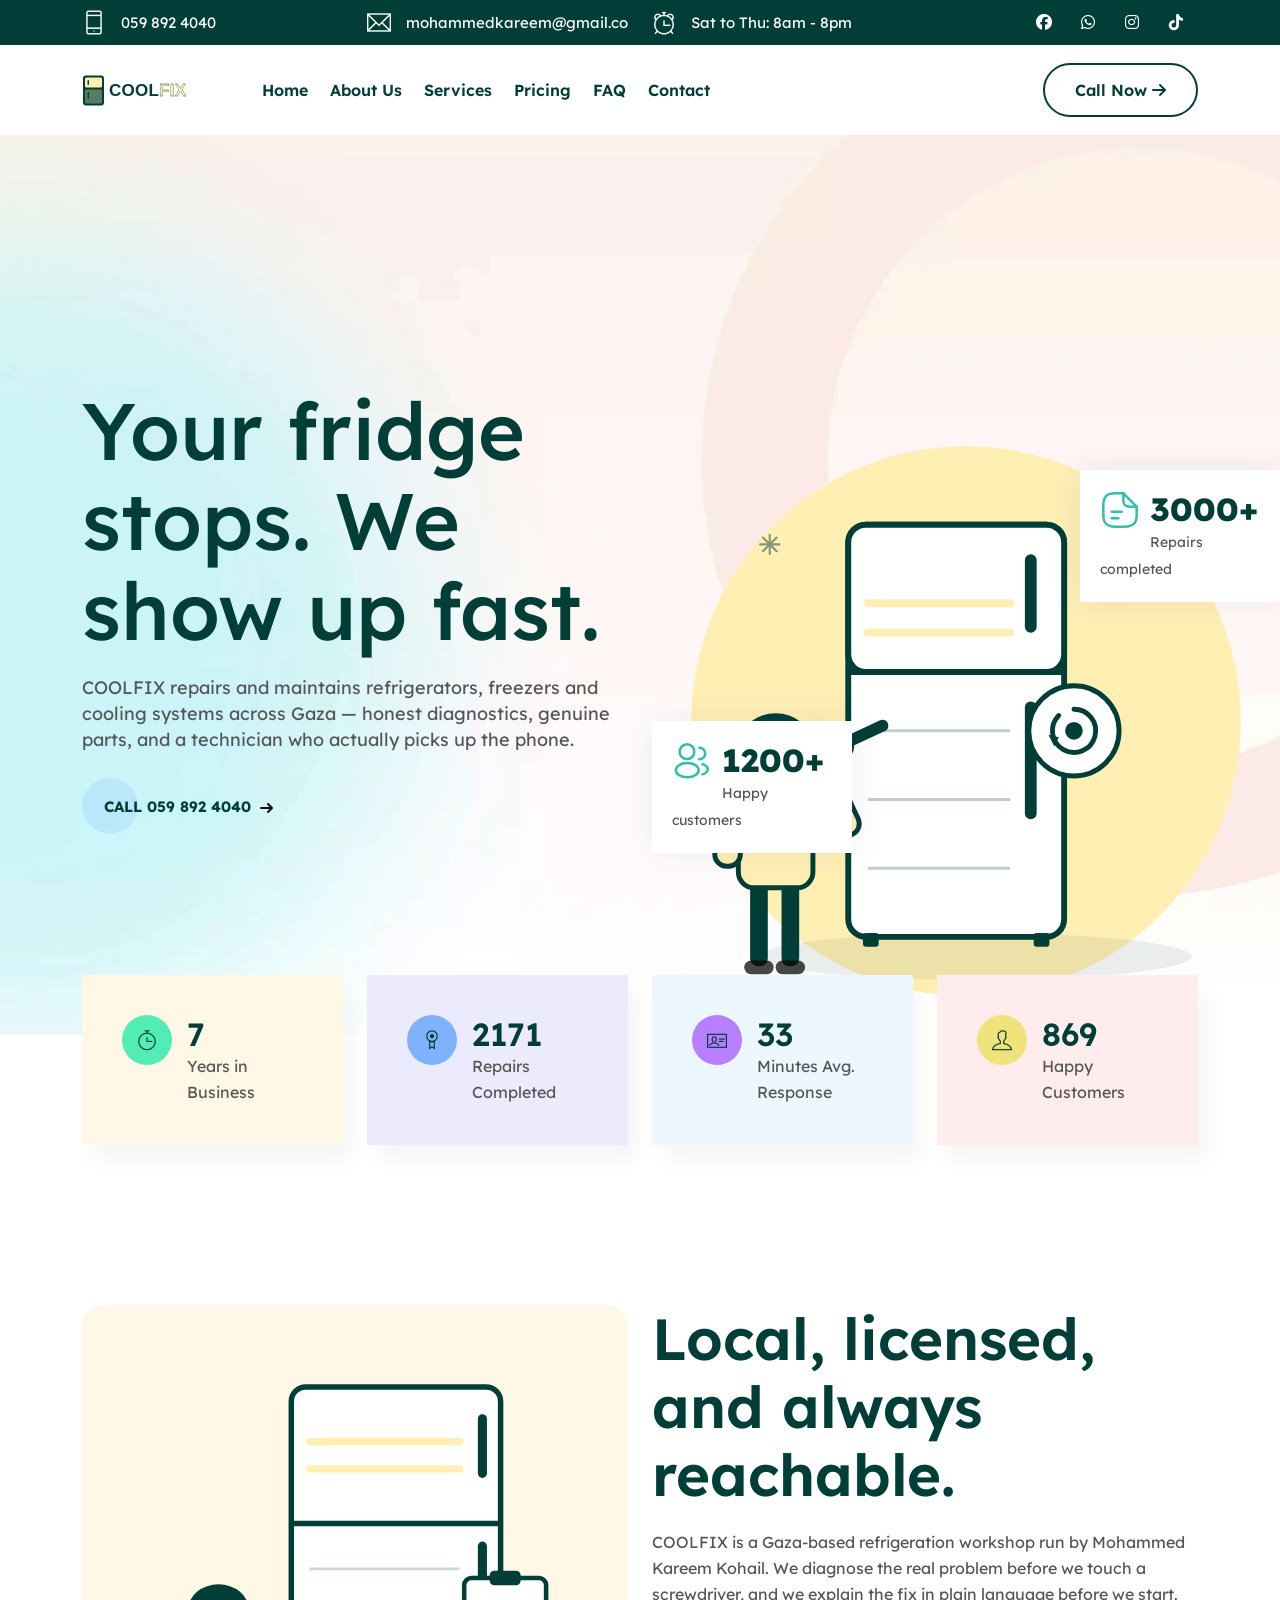
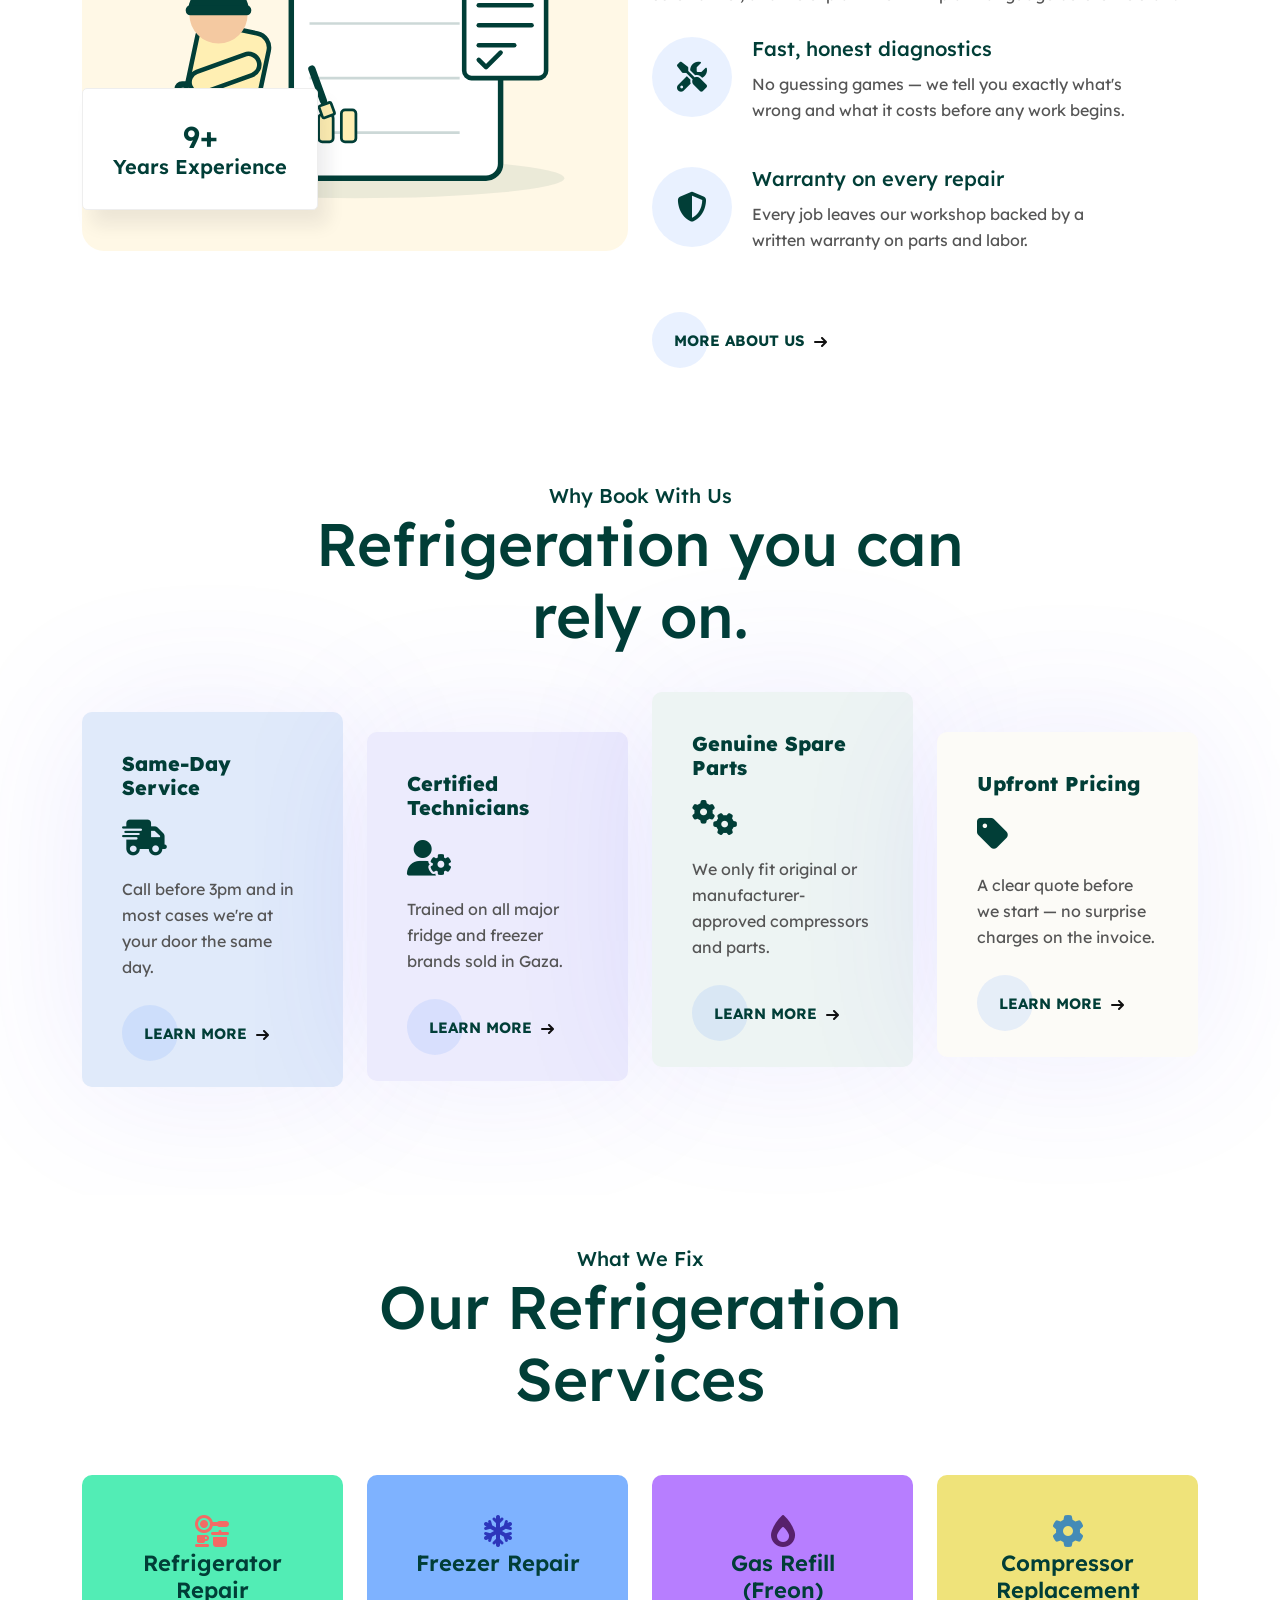
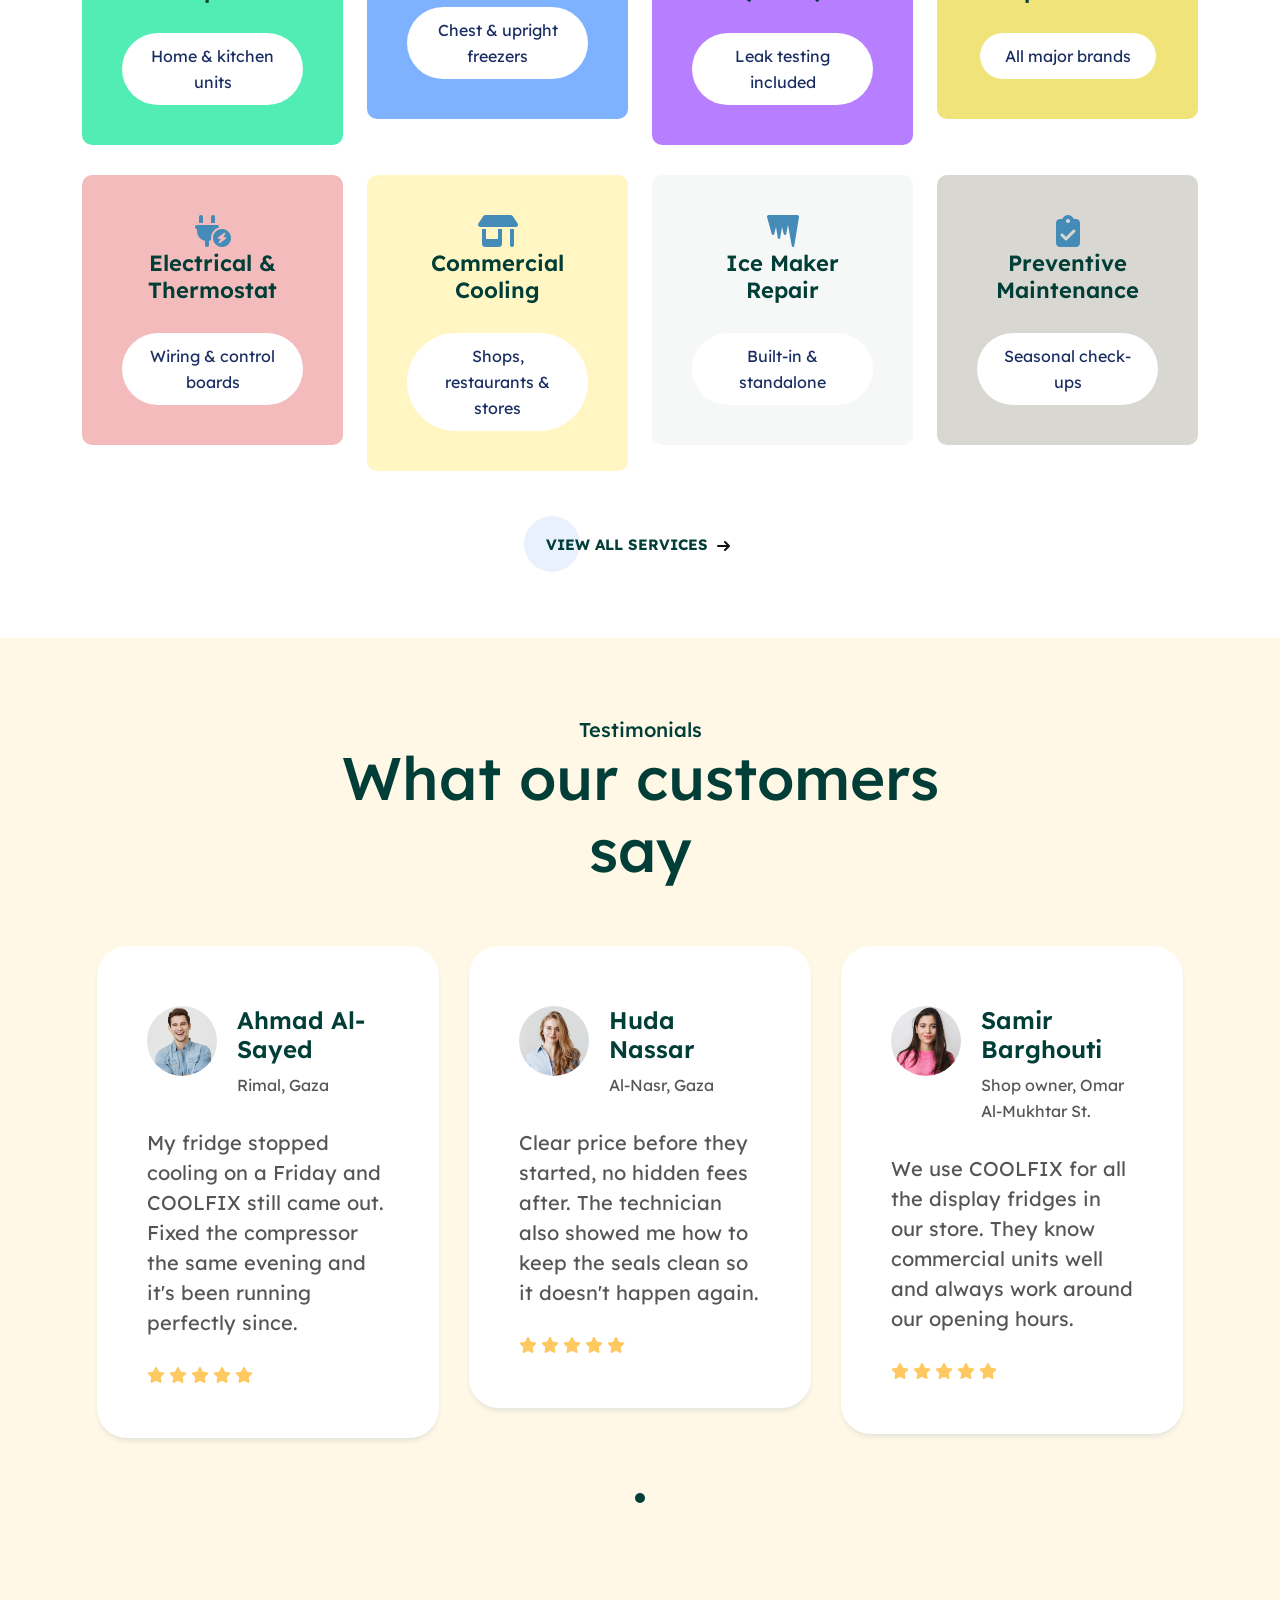
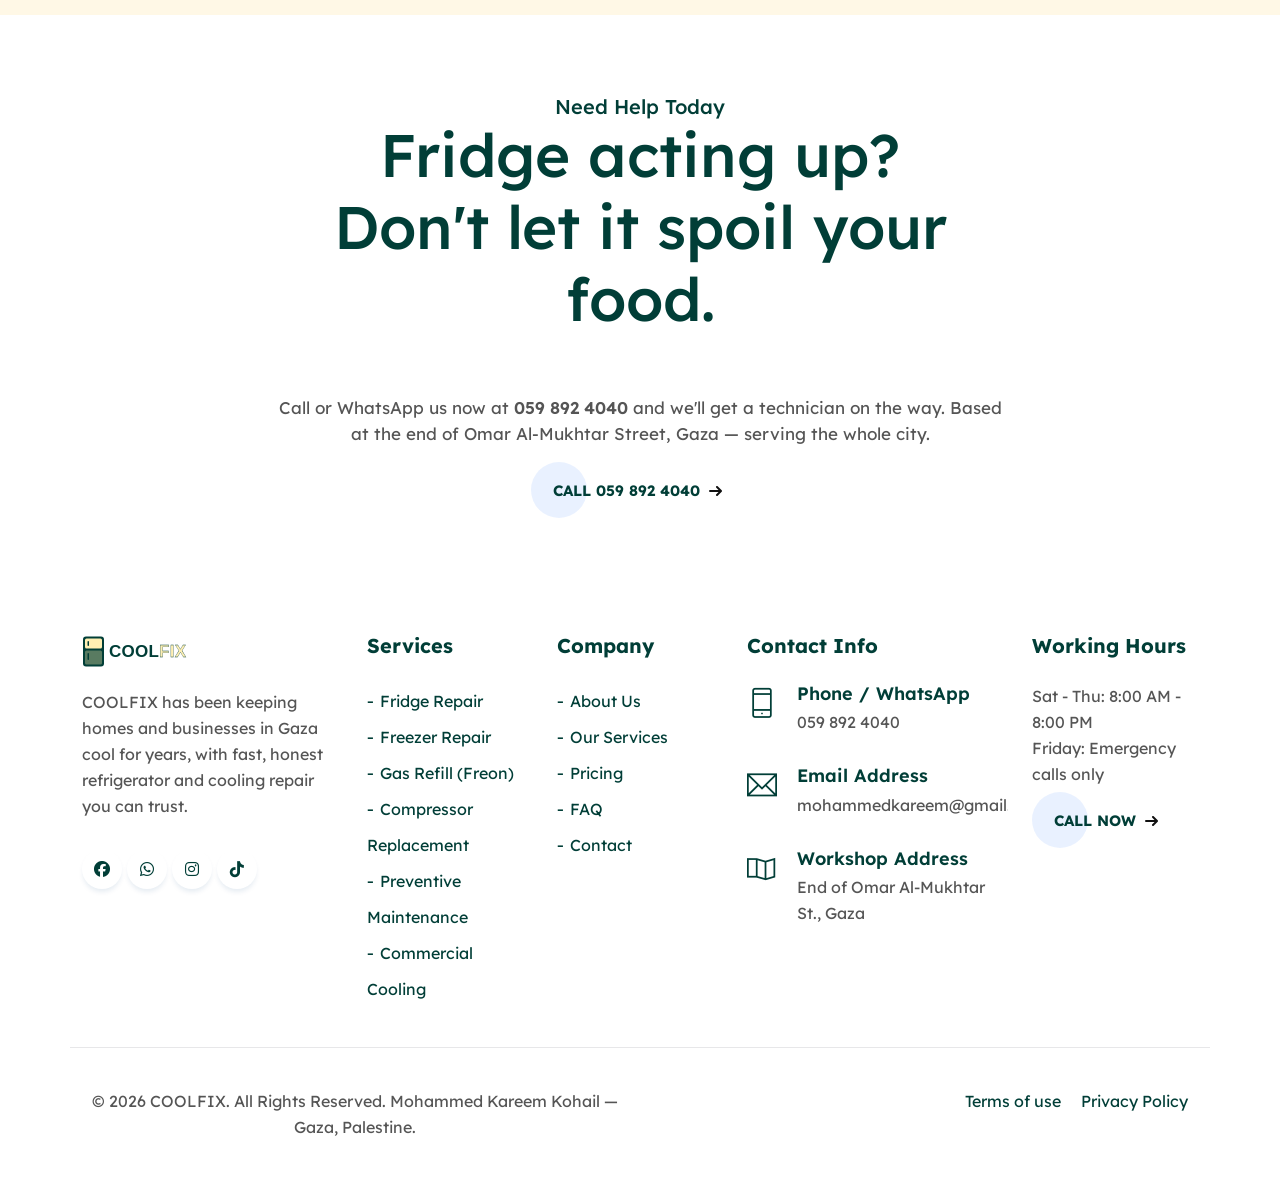
<file: index.html>
<!DOCTYPE html>
<html lang="en">

<head>
	<!-- Meta -->
	<meta charset="utf-8">
	<meta http-equiv="X-UA-Compatible" content="IE=edge">
	<meta name="viewport" content="width=device-width, initial-scale=1">
	<!-- The above 3 meta tags *must* come first in the head; any other head content must come *after* these tags -->
	<meta name="description"
		content="COOLFIX provides fast, reliable refrigerator, freezer and cooling repair and maintenance in Gaza. Call 059 892 4040.">
	<meta name="keywords"
		content="refrigerator repair, fridge repair, refrigeration maintenance, cooling technician, Gaza appliance repair, freezer repair, AC repair, COOLFIX">
	<meta name="author" content="COOLFIX">
	<!-- SITE TITLE -->
	<title>COOLFIX - Refrigerator & Cooling Repair in Gaza</title>
	<!-- Latest Bootstrap min CSS -->
	<link rel="stylesheet" href="assets/bootstrap/css/bootstrap.min.css">
	<!-- Google Font -->
	<link href="https://fonts.googleapis.com/css2?family=Lexend:wght@300;400;500;600;700&display=swap" rel="stylesheet">
	<!-- Font Awesome CSS -->
	<link rel="stylesheet" href="assets/webfonts/themify-icons.css">
	<!-- All Min Css -->
	<link rel="stylesheet" href="assets/css/all.min.css">
	<link rel="stylesheet" href="assets/css/fontawesome.min.css">
	<!--- owl carousel Css-->
	<link rel="stylesheet" href="assets/owlcarousel/css/owl.carousel.css">
	<link rel="stylesheet" href="assets/owlcarousel/css/owl.theme.css">
	<!-- MAGNIFIC CSS -->
	<link rel="stylesheet" href="assets/css/magnific-popup.css">
	<!--jquery-simple-mobilemenu Css-->
	<link rel="stylesheet" href="assets/css/jquery-simple-mobilemenu.css">
	<!-- animate CSS -->
	<link rel="stylesheet" href="assets/css/animate.css">
	<!-- Style CSS -->
	<link rel="stylesheet" href="assets/css/style.css">
	<link rel="icon" type="image/svg+xml" href="assets/images/brand/logo.svg">
	<!-- HTML5 shim and Respond.js IE8 support of HTML5 elements and media queries -->
	<!-- WARNING: Respond.js doesn't work if you view the page via file:// -->
	<!--[if lt IE 9]>
		  <script src="https://oss.maxcdn.com/html5shiv/3.7.2/html5shiv.min.js"></script>
		  <script src="https://oss.maxcdn.com/respond/1.4.2/respond.min.js"></script>
		<![endif]-->
</head>

<body>

	<!-- START PRELOADER -->
	<div class="preloaders">
		<span class="loader">Loading</span>
	</div>
	<!-- END PRELOADER -->

	<!-- START TOP HEADER CLASS -->
	<div class="top_header_banner">
		<!-- START LOGO WITH CONTACT -->
		<section class="logo-contact">
			<div class="container">
				<div class="row">
					<div class="col-lg-3 col-md-4 col-sm-6 col-xs-12">
						<div class="single-top-contact">
							<i class="ti-mobile"></i>
							<h4><a href="tel:+970598924040">059 892 4040</a></h4>
						</div>
					</div><!--- END COL -->
					<div class="col-lg-3 col-md-4 col-sm-6 col-xs-12">
						<div class="single-top-contact">
							<i class="ti-email"></i>
							<h4><a href="mailto:mohammedkareem@gmail.com">mohammedkareem@gmail.com</a></h4>
						</div>
					</div><!--- END COL -->
					<div class="col-lg-3 col-md-4 col-sm-6 col-xs-12">
						<div class="single-top-contact">
							<i class="ti-alarm-clock"></i>
							<h4>Sat to Thu: 8am - 8pm</h4>
						</div>
					</div><!--- END COL -->
					<div class="col-lg-3 col-md-4 col-sm-6 col-xs-12">
						<div class="top_social_profile">
							<ul>
								<li><a href="https://www.facebook.com/profile.php?id=100010037628573&locale=ar_AR"
										class="top_f_facebook"><i class="fa-brands fa-facebook"></i></a></li>
								<li><a href="https://wa.me/972598924040" class="top_f_twitter"><i
											class="fa-brands fa-whatsapp"></i></a></li>
								<li><a href="https://www.instagram.com/abo______kareem/" class="top_f_instagram"><i
											class="fa-brands fa-instagram"></i></a></li>
								<li><a href="https://www.tiktok.com/@mohammed.zaeim2" class="top_f_linkedin"><i
											class="fa-brands fa-tiktok"></i></a></li>
							</ul>
						</div>
					</div><!--- END COL -->
				</div><!--- END ROW -->
			</div><!--- END CONTAINER -->
		</section>
		<!-- END LOGO WITH CONTACT -->

		<!-- START NAVBAR -->
		<div id="navigation" class="navbar-light bg-faded site-navigation">
			<div class="container">
				<div class="row">
					<div class="col-20 align-self-center">
						<div class="site-logo">
							<a href="index.html"><img src="assets/images/brand/logo.svg" alt="COOLFIX logo"></a>
						</div>
					</div><!--- END Col -->

					<div class="col-60 d-flex">
						<nav id="main-menu">
							<ul>
								<li><a href="index.html">Home</a></li>
								<li><a href="about.html">About Us</a></li>
								<li><a href="services.html">Services</a></li>
								<li><a href="pricing.html">Pricing</a></li>
								<li><a href="faq.html">FAQ</a></li>
								<li><a href="contact.html">Contact</a></li>
							</ul>
						</nav>
					</div><!--- END Col -->

					<div class="col-30 d-none d-xl-block text-end align-self-center">
						<div class="call_to_action">
							<a class="btn_two" href="tel:+970598924040">Call Now <i
									class="fa-solid fa-arrow-right"></i></a>
						</div><!--- END SOCIAL PROFILE -->
					</div><!--- END Col -->

					<ul class="mobile_menu">
						<li><a href="index.html">Home</a></li>
						<li><a href="about.html">About Us</a></li>
						<li><a href="services.html">Services</a></li>
						<li><a href="pricing.html">Pricing</a></li>
						<li><a href="faq.html">FAQ</a></li>
						<li><a href="contact.html">Contact</a></li>
					</ul>
				</div><!--- END ROW -->
			</div><!--- END CONTAINER -->
		</div>
		<!-- END NAVBAR -->
		<!-- START HOME -->
		<section id="home" class="home_bg">
			<div class="container">
				<div class="row">
					<div class="col-lg-6 col-sm-6 col-xs-12">
						<div class="home_content">
							<h1>Your fridge stops. We show up fast.</h1>
							<p>COOLFIX repairs and maintains refrigerators, freezers and cooling systems across Gaza —
								honest diagnostics, genuine parts, and a technician who actually picks up the phone.</p>
						</div>
						<div class="home_btn">
							<a href="tel:+970598924040" class="cta"><span>Call 059 892 4040</span>
								<svg width="13px" height="10px" viewBox="0 0 13 10">
									<path d="M1,5 L11,5"></path>
									<polyline points="8 1 12 5 8 9"></polyline>
								</svg>
							</a>
						</div>
					</div><!-- END COL-->
					<div class="col-lg-6 col-sm-6 col-xs-12">
						<div class="home_me_img">
							<img src="assets/images/brand/hero-illustration.svg" class="img-fluid"
								alt="Refrigeration technician repairing a fridge" />
							<div class="home_ps">
								<img src="assets/images/icon/user2.svg" alt="" />
								<h2>1200+</h2>
								<span>Happy customers</span>
							</div>
							<div class="home_ps2">
								<img src="assets/images/icon/file2.svg" alt="" />
								<h2>3000+</h2>
								<span>Repairs completed</span>
							</div>
						</div>
					</div><!-- END COL-->
				</div><!--- END ROW -->
			</div><!--- END CONTAINER -->
		</section>
		<!-- END  HOME -->
	</div>
	<!-- END  TOP HEADER CLASS -->

	<!-- START COUNTER -->
	<section class="count_area counter_feature">
		<div class="container">
			<div class="row">
				<div class="col-lg-3 col-sm-6 col-xs-12">
					<div class="single-counter count_one">
						<span class="ti-timer sc_one"></span>
						<h2 class="counter-num">9</h2>
						<p>Years in Business</p>
					</div>
				</div>
				<div class="col-lg-3 col-sm-6 col-xs-12">
					<div class="single-counter count_two">
						<span class="ti-medall-alt sc_two"></span>
						<h2 class="counter-num">3000</h2>
						<p>Repairs Completed</p>
					</div>
				</div><!-- END COL -->
				<div class="col-lg-3 col-sm-6 col-xs-12">
					<div class="single-counter count_three">
						<span class="ti-id-badge sc_three"></span>
						<h2 class="counter-num">45</h2>
						<p>Minutes Avg. Response</p>
					</div>
				</div><!-- END COL -->
				<div class="col-lg-3 col-sm-6 col-xs-12">
					<div class="single-counter count_four">
						<span class="ti-user sc_four"></span>
						<h2 class="counter-num">1200</h2>
						<p>Happy Customers</p>
					</div>
				</div><!-- END COL -->
			</div><!--- END ROW -->
		</div><!--- END CONTAINER -->
	</section>
	<!-- END COUNTER -->

	<!-- START ABOUT US HOME ONE -->
	<section class="ab_one section-padding">
		<div class="container">
			<div class="row">
				<div class="col-lg-6 col-sm-12 col-xs-12 wow fadeInUp" data-wow-duration="1s" data-wow-delay="0.2s"
					data-wow-offset="0">
					<div class="ab_img">
						<img src="assets/images/brand/about-illustration.svg" class="img-fluid"
							alt="Technician inspecting a refrigerator">
						<div class="wc_year">
							<h3><span>9+</span> <br />Years Experience</h3>
						</div>
					</div>
				</div><!--- END COL -->
				<div class="col-lg-6 col-sm-12 col-xs-12 wow fadeInUp" data-wow-duration="1s" data-wow-delay="0.1s"
					data-wow-offset="0">
					<div class="ab_content">
						<h2>Local, licensed, and always reachable.</h2>
						<p>COOLFIX is a Gaza-based refrigeration workshop run by Mohammed Kareem Kohail. We diagnose the
							real problem before we touch a screwdriver, and we explain the fix in plain language before
							we start.</p>
					</div>
					<div class="abmv">
						<i class="fa-solid fa-screwdriver-wrench"></i>
						<h4>Fast, honest diagnostics</h4>
						<p>No guessing games — we tell you exactly what's wrong and what it costs before any work
							begins.</p>
					</div>
					<div class="abmv">
						<i class="fa-solid fa-shield-halved"></i>
						<h4>Warranty on every repair</h4>
						<p>Every job leaves our workshop backed by a written warranty on parts and labor.</p>
					</div>
					<div class="cta_two">
						<a href="about.html" class="cta"><span>More About Us</span>
							<svg width="13px" height="10px" viewBox="0 0 13 10">
								<path d="M1,5 L11,5"></path>
								<polyline points="8 1 12 5 8 9"></polyline>
							</svg>
						</a>
					</div>
				</div><!--- END COL -->
			</div><!--- END ROW -->
		</div><!--- END CONTAINER -->
	</section>
	<!-- END ABOUT US HOME ONE -->

	<!-- START TOP PROMO FEATURES -->
	<section class="tp_feature section-padding">
		<div class="container">
			<div class="section-title text-center">
				<h4>Why Book With Us</h4>
				<h1>Refrigeration you can rely on.</h1>
			</div>
			<div class="row">
				<div class="col-lg-3 col-sm-6 col-xs-12 wow fadeInUp" data-wow-duration="1s" data-wow-delay="0.4s"
					data-wow-offset="0">
					<div class="single_tp">
						<h3>Same-Day Service</h3>
						<i class="fa-solid fa-truck-fast"></i>
						<p>Call before 3pm and in most cases we're at your door the same day.</p>
						<a href="services.html" class="cta"><span>Learn More</span>
							<svg width="13px" height="10px" viewBox="0 0 13 10">
								<path d="M1,5 L11,5"></path>
								<polyline points="8 1 12 5 8 9"></polyline>
							</svg>
						</a>
					</div>
				</div><!-- END COL -->
				<div class="col-lg-3 col-sm-6 col-xs-12 wow fadeInUp" data-wow-duration="1s" data-wow-delay="0.2s"
					data-wow-offset="0">
					<div class="single_tp st_one">
						<h3>Certified Technicians</h3>
						<i class="fa-solid fa-user-gear"></i>
						<p>Trained on all major fridge and freezer brands sold in Gaza.</p>
						<a href="about.html" class="cta"><span>Learn More</span>
							<svg width="13px" height="10px" viewBox="0 0 13 10">
								<path d="M1,5 L11,5"></path>
								<polyline points="8 1 12 5 8 9"></polyline>
							</svg>
						</a>
					</div>
				</div><!-- END COL -->
				<div class="col-lg-3 col-sm-6 col-xs-12 wow fadeInUp" data-wow-duration="1s" data-wow-delay="0.3s"
					data-wow-offset="0">
					<div class="single_tp st_two">
						<h3>Genuine Spare Parts</h3>
						<i class="fa-solid fa-gears"></i>
						<p>We only fit original or manufacturer-approved compressors and parts.</p>
						<a href="services.html" class="cta"><span>Learn More</span>
							<svg width="13px" height="10px" viewBox="0 0 13 10">
								<path d="M1,5 L11,5"></path>
								<polyline points="8 1 12 5 8 9"></polyline>
							</svg>
						</a>
					</div>
				</div><!-- END COL -->
				<div class="col-lg-3 col-sm-6 col-xs-12 wow fadeInUp" data-wow-duration="1s" data-wow-delay="0.4s"
					data-wow-offset="0">
					<div class="single_tp st_three">
						<h3>Upfront Pricing</h3>
						<i class="fa-solid fa-tag"></i>
						<p>A clear quote before we start — no surprise charges on the invoice.</p>
						<a href="pricing.html" class="cta"><span>Learn More</span>
							<svg width="13px" height="10px" viewBox="0 0 13 10">
								<path d="M1,5 L11,5"></path>
								<polyline points="8 1 12 5 8 9"></polyline>
							</svg>
						</a>
					</div>
				</div><!-- END COL -->
			</div><!-- END ROW -->
		</div><!-- END CONTAINER -->
	</section>
	<!-- END TOP PROMO FEATURES -->

	<!-- START SERVICES GRID-->
	<section class="topic_content_p2 section-padding">
		<div class="container">
			<div class="section-title">
				<h4>What We Fix</h4>
				<h1>Our Refrigeration Services</h1>
			</div>
			<div class="row">
				<div class="col-lg-3 col-sm-6 col-xs-12">
					<div class="single_tca sc_one">
						<i class="fa-solid fa-kitchen-set fa-2x"></i>
						<h2><a href="services.html">Refrigerator Repair</a></h2>
						<span>Home &amp; kitchen units</span>
					</div>
				</div><!-- END COL -->
				<div class="col-lg-3 col-sm-6 col-xs-12">
					<div class="single_tca sc_two">
						<i class="fa-solid fa-snowflake fa-2x"></i>
						<h2><a href="services.html">Freezer Repair</a></h2>
						<span>Chest &amp; upright freezers</span>
					</div>
				</div><!-- END COL -->
				<div class="col-lg-3 col-sm-6 col-xs-12">
					<div class="single_tca sc_three">
						<i class="fa-solid fa-fire-flame-simple fa-2x"></i>
						<h2><a href="services.html">Gas Refill (Freon)</a></h2>
						<span>Leak testing included</span>
					</div>
				</div><!-- END COL -->
				<div class="col-lg-3 col-sm-6 col-xs-12">
					<div class="single_tca sc_four">
						<i class="fa-solid fa-gear fa-2x"></i>
						<h2><a href="services.html">Compressor Replacement</a></h2>
						<span>All major brands</span>
					</div>
				</div><!-- END COL -->
				<div class="col-lg-3 col-sm-6 col-xs-12">
					<div class="single_tca sc_five">
						<i class="fa-solid fa-plug-circle-bolt fa-2x"></i>
						<h2><a href="services.html">Electrical &amp; Thermostat</a></h2>
						<span>Wiring &amp; control boards</span>
					</div>
				</div><!-- END COL -->
				<div class="col-lg-3 col-sm-6 col-xs-12">
					<div class="single_tca sc_six">
						<i class="fa-solid fa-shop fa-2x"></i>
						<h2><a href="services.html">Commercial Cooling</a></h2>
						<span>Shops, restaurants &amp; stores</span>
					</div>
				</div><!-- END COL -->
				<div class="col-lg-3 col-sm-6 col-xs-12">
					<div class="single_tca sc_seven">
						<i class="fa-solid fa-icicles fa-2x"></i>
						<h2><a href="services.html">Ice Maker Repair</a></h2>
						<span>Built-in &amp; standalone</span>
					</div>
				</div><!-- END COL -->
				<div class="col-lg-3 col-sm-6 col-xs-12">
					<div class="single_tca sc_eight">
						<i class="fa-solid fa-clipboard-check fa-2x"></i>
						<h2><a href="services.html">Preventive Maintenance</a></h2>
						<span>Seasonal check-ups</span>
					</div>
				</div><!-- END COL -->
				<div class="col-lg-12 text-center">
					<div class="cc_btn">
						<a href="services.html" class="cta"><span>View All Services</span>
							<svg width="13px" height="10px" viewBox="0 0 13 10">
								<path d="M1,5 L11,5"></path>
								<polyline points="8 1 12 5 8 9"></polyline>
							</svg>
						</a>
					</div>
				</div><!--END COL -->
			</div><!-- END ROW -->
		</div><!-- END CONTAINER -->
	</section>
	<!-- END SERVICES GRID -->

	<!-- START TESTIMONIALS-->
	<section class="testi_home_area section-padding">
		<div class="container">
			<div class="section-title">
				<h4>Testimonials</h4>
				<h1>What our customers say</h1>
			</div>
			<div class="row">
				<div class="col-lg-12">
					<div id="testimonial-slider" class="owl-carousel">
						<div class="testimonial">
							<div class="testi_pic_title">
								<div class="pic">
									<img src="assets/images/all-img/t1.png" alt="">
								</div>
								<h4>Ahmad Al-Sayed</h4>
								<small class="post">Rimal, Gaza</small>
							</div>
							<p>My fridge stopped cooling on a Friday and COOLFIX still came out. Fixed the compressor
								the same evening and it's been running perfectly since.</p>
							<i class="fa fa-star"></i>
							<i class="fa fa-star"></i>
							<i class="fa fa-star"></i>
							<i class="fa fa-star"></i>
							<i class="fa fa-star"></i>
						</div><!-- END TESTIMONIAL -->
						<div class="testimonial">
							<div class="testi_pic_title">
								<div class="pic">
									<img src="assets/images/all-img/t2.png" alt="">
								</div>
								<h4>Huda Nassar</h4>
								<small class="post">Al-Nasr, Gaza</small>
							</div>
							<p>Clear price before they started, no hidden fees after. The technician also showed me how
								to keep the seals clean so it doesn't happen again.</p>
							<i class="fa fa-star"></i>
							<i class="fa fa-star"></i>
							<i class="fa fa-star"></i>
							<i class="fa fa-star"></i>
							<i class="fa fa-star"></i>
						</div><!-- END TESTIMONIAL -->
						<div class="testimonial">
							<div class="testi_pic_title">
								<div class="pic">
									<img src="assets/images/all-img/t3.png" alt="">
								</div>
								<h4>Samir Barghouti</h4>
								<small class="post">Shop owner, Omar Al-Mukhtar St.</small>
							</div>
							<p>We use COOLFIX for all the display fridges in our store. They know commercial units well
								and always work around our opening hours.</p>
							<i class="fa fa-star"></i>
							<i class="fa fa-star"></i>
							<i class="fa fa-star"></i>
							<i class="fa fa-star"></i>
							<i class="fa fa-star"></i>
						</div><!-- END TESTIMONIAL -->
					</div>
				</div><!--- END COL -->
			</div><!--- END ROW -->
		</div><!--- END CONTAINER -->
	</section>
	<!-- END TESTIMONIALS -->

	<!-- START CTA BANNER -->
	<section class="marketing_content_area section-padding">
		<div class="container">
			<div class="section-title text-center">
				<h4>Need Help Today</h4>
				<h1>Fridge acting up? Don't let it spoil your food.</h1>
			</div>
			<div class="row justify-content-center text-center">
				<div class="col-lg-8">
					<p style="font-size:17px;margin-bottom:30px;">Call or WhatsApp us now at <strong>059 892
							4040</strong> and we'll get a technician on the way. Based at the end of Omar Al-Mukhtar
						Street, Gaza — serving the whole city.</p>
					<a href="tel:+970598924040" class="cta"><span>Call 059 892 4040</span>
						<svg width="13px" height="10px" viewBox="0 0 13 10">
							<path d="M1,5 L11,5"></path>
							<polyline points="8 1 12 5 8 9"></polyline>
						</svg>
					</a>
				</div>
			</div>
		</div>
	</section>
	<!-- END CTA BANNER -->

	<!-- START FOOTER -->
	<div class="footer section-padding">
		<div class="container">
			<div class="row">
				<div class="col-lg-3 col-sm-6 col-xs-12">
					<div class="single_footer">
						<a href="index.html"><img src="assets/images/brand/logo.svg" alt="COOLFIX"></a>
						<p>COOLFIX has been keeping homes and businesses in Gaza cool for years, with fast, honest
							refrigerator and cooling repair you can trust.</p>
					</div>
					<div class="foot_social">
						<ul>
							<li><a href="https://www.facebook.com/profile.php?id=100010037628573&locale=ar_AR"
									class="top_f_facebook"><i class="fa-brands fa-facebook"></i></a></li>
							<li><a href="https://wa.me/972598924040" class="top_f_twitter"><i
										class="fa-brands fa-whatsapp"></i></a></li>
							<li><a href="https://www.instagram.com/abo______kareem/" class="top_f_instagram"><i
										class="fa-brands fa-instagram"></i></a></li>
							<li><a href="https://www.tiktok.com/@mohammed.zaeim2" class="top_f_linkedin"><i
										class="fa-brands fa-tiktok"></i></a></li>
						</ul>
					</div>
				</div><!--- END COL -->
				<div class="col-lg-2 col-sm-6 col-xs-12">
					<div class="single_footer">
						<h4>Services</h4>
						<ul>
							<li><a href="services.html">Fridge Repair</a></li>
							<li><a href="services.html">Freezer Repair</a></li>
							<li><a href="services.html">Gas Refill (Freon)</a></li>
							<li><a href="services.html">Compressor Replacement</a></li>
							<li><a href="services.html">Preventive Maintenance</a></li>
							<li><a href="services.html">Commercial Cooling</a></li>
						</ul>
					</div>
				</div><!--- END COL -->
				<div class="col-lg-2 col-sm-6 col-xs-12">
					<div class="single_footer">
						<h4>Company</h4>
						<ul>
							<li><a href="about.html">About Us</a></li>
							<li><a href="services.html">Our Services</a></li>
							<li><a href="pricing.html">Pricing</a></li>
							<li><a href="faq.html">FAQ</a></li>
							<li><a href="contact.html">Contact</a></li>
						</ul>
					</div>
				</div><!--- END COL -->
				<div class="col-lg-3 col-sm-6 col-xs-12">
					<div class="single_footer">
						<h4>Contact Info</h4>
						<div class="sf_contact">
							<span class="ti-mobile"></span>
							<h3>Phone / WhatsApp</h3>
							<p>059 892 4040</p>
						</div>
						<div class="sf_contact">
							<span class="ti-email"></span>
							<h3>Email Address</h3>
							<p>mohammedkareem@gmail.com</p>
						</div>
						<div class="sf_contact">
							<span class="ti-map"></span>
							<h3>Workshop Address</h3>
							<p>End of Omar Al-Mukhtar St., Gaza</p>
						</div>
					</div>
				</div><!--- END COL -->
				<div class="col-lg-2 col-sm-6 col-xs-12">
					<div class="single_footer">
						<h4>Working Hours</h4>
						<ul>
							<li>Sat - Thu: 8:00 AM - 8:00 PM</li>
							<li>Friday: Emergency calls only</li>
						</ul>
						<div class="cta_two" style="margin-top:20px;">
							<a href="tel:+970598924040" class="cta"><span>Call Now</span>
								<svg width="13px" height="10px" viewBox="0 0 13 10">
									<path d="M1,5 L11,5"></path>
									<polyline points="8 1 12 5 8 9"></polyline>
								</svg>
							</a>
						</div>
					</div>
				</div><!--- END COL -->
			</div><!--- END ROW -->
			<div class="row fc">
				<div class="col-lg-6 col-sm-6 col-xs-12">
					<div class="footer_copyright">
						<p>&copy; 2026 COOLFIX. All Rights Reserved. Mohammed Kareem Kohail — Gaza, Palestine.</p>
					</div>
				</div>
				<div class="col-lg-6 col-sm-6 col-xs-12">
					<div class="footer_menu">
						<ul>
							<li><a href="#">Terms of use</a></li>
							<li><a href="#">Privacy Policy</a></li>
						</ul>
					</div>
				</div><!-- END COL -->
			</div>
		</div><!--- END CONTAINER -->
	</div>
	<!-- END FOOTER -->

	<!-- Latest jQuery -->
	<script src="assets/js/jquery-1.12.4.min.js"></script>
	<!-- Latest compiled and minified Bootstrap -->
	<script src="assets/bootstrap/js/bootstrap.min.js"></script>
	<!-- owl-carousel min js  -->
	<script src="assets/owlcarousel/js/owl.carousel.min.js"></script>
	<!-- jquery-simple-mobilemenu.min -->
	<script src="assets/js/jquery-simple-mobilemenu.js"></script>
	<!-- magnific-popup js -->
	<script src="assets/js/jquery.magnific-popup.min.js"></script>
	<!-- jquery mixitup min js -->
	<script src="assets/js/jquery.mixitup.js"></script>
	<!-- GSAP AND LOCOMOTIV JS-->
	<script src="assets/js/gsap.min.js"></script>
	<script src="assets/js/ScrollTrigger.min.js"></script>
	<script src="assets/js/lenis.js"></script>
	<!-- scrolltopcontrol js -->
	<script src="assets/js/scrolltopcontrol.js"></script>
	<!-- jquery inview js -->
	<script src="assets/js/jquery.inview.min.js"></script>
	<!-- WOW - Reveal Animations When You Scroll -->
	<script src="assets/js/wow.min.js"></script>
	<!-- scripts js -->
	<script src="assets/js/scripts.js"></script>
</body>

</html>
</file>
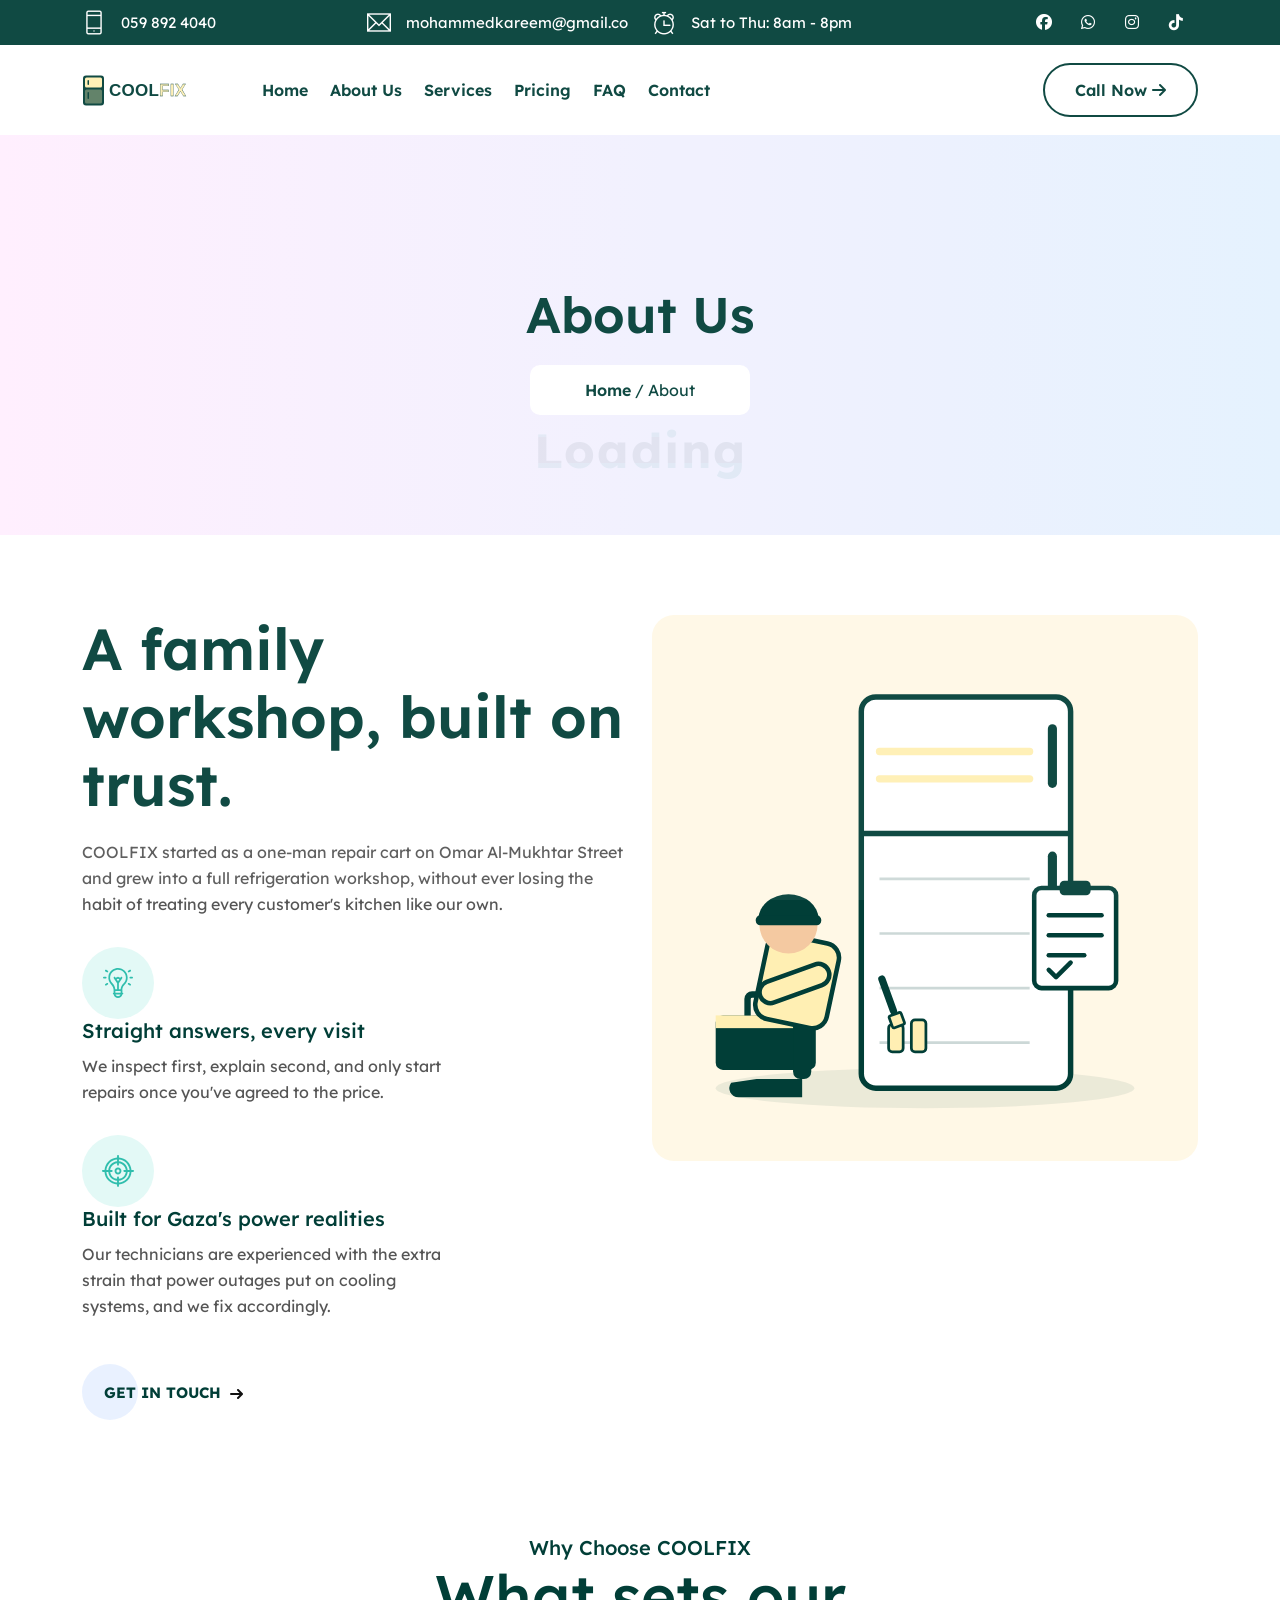
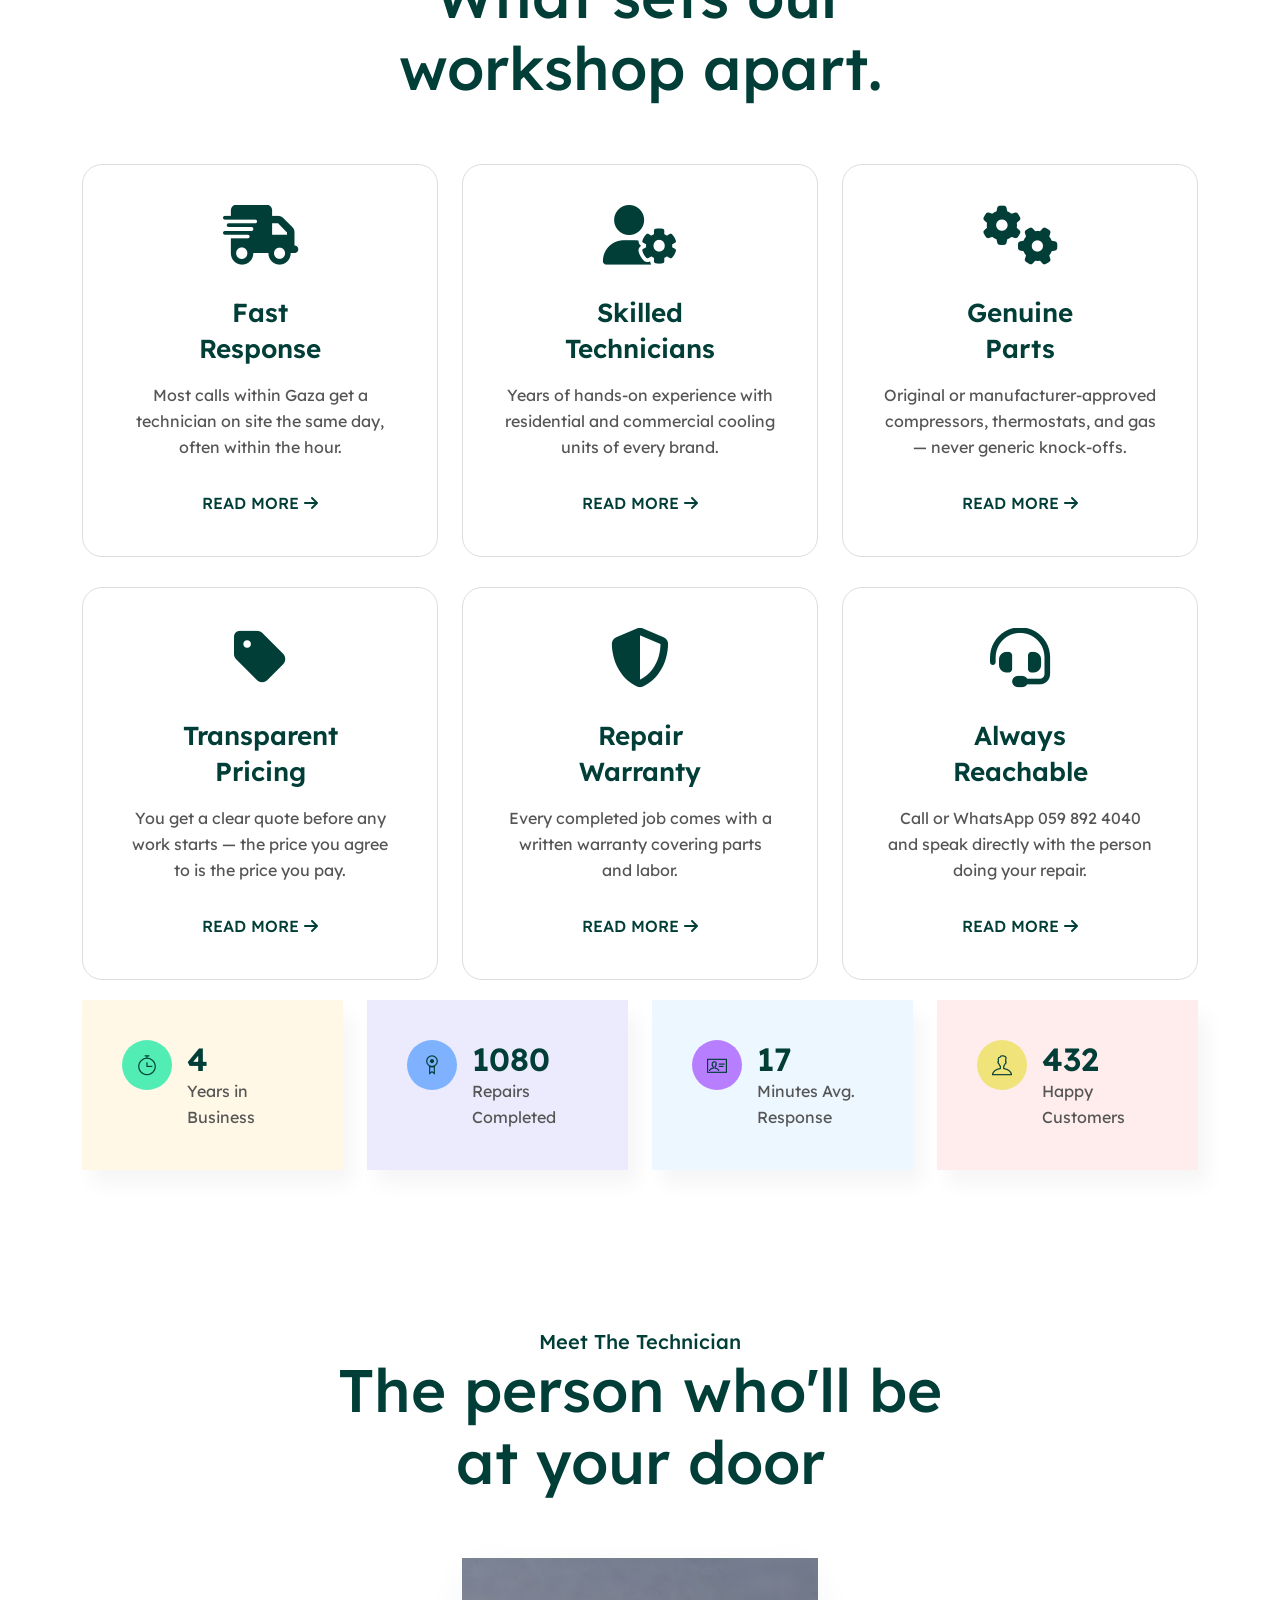
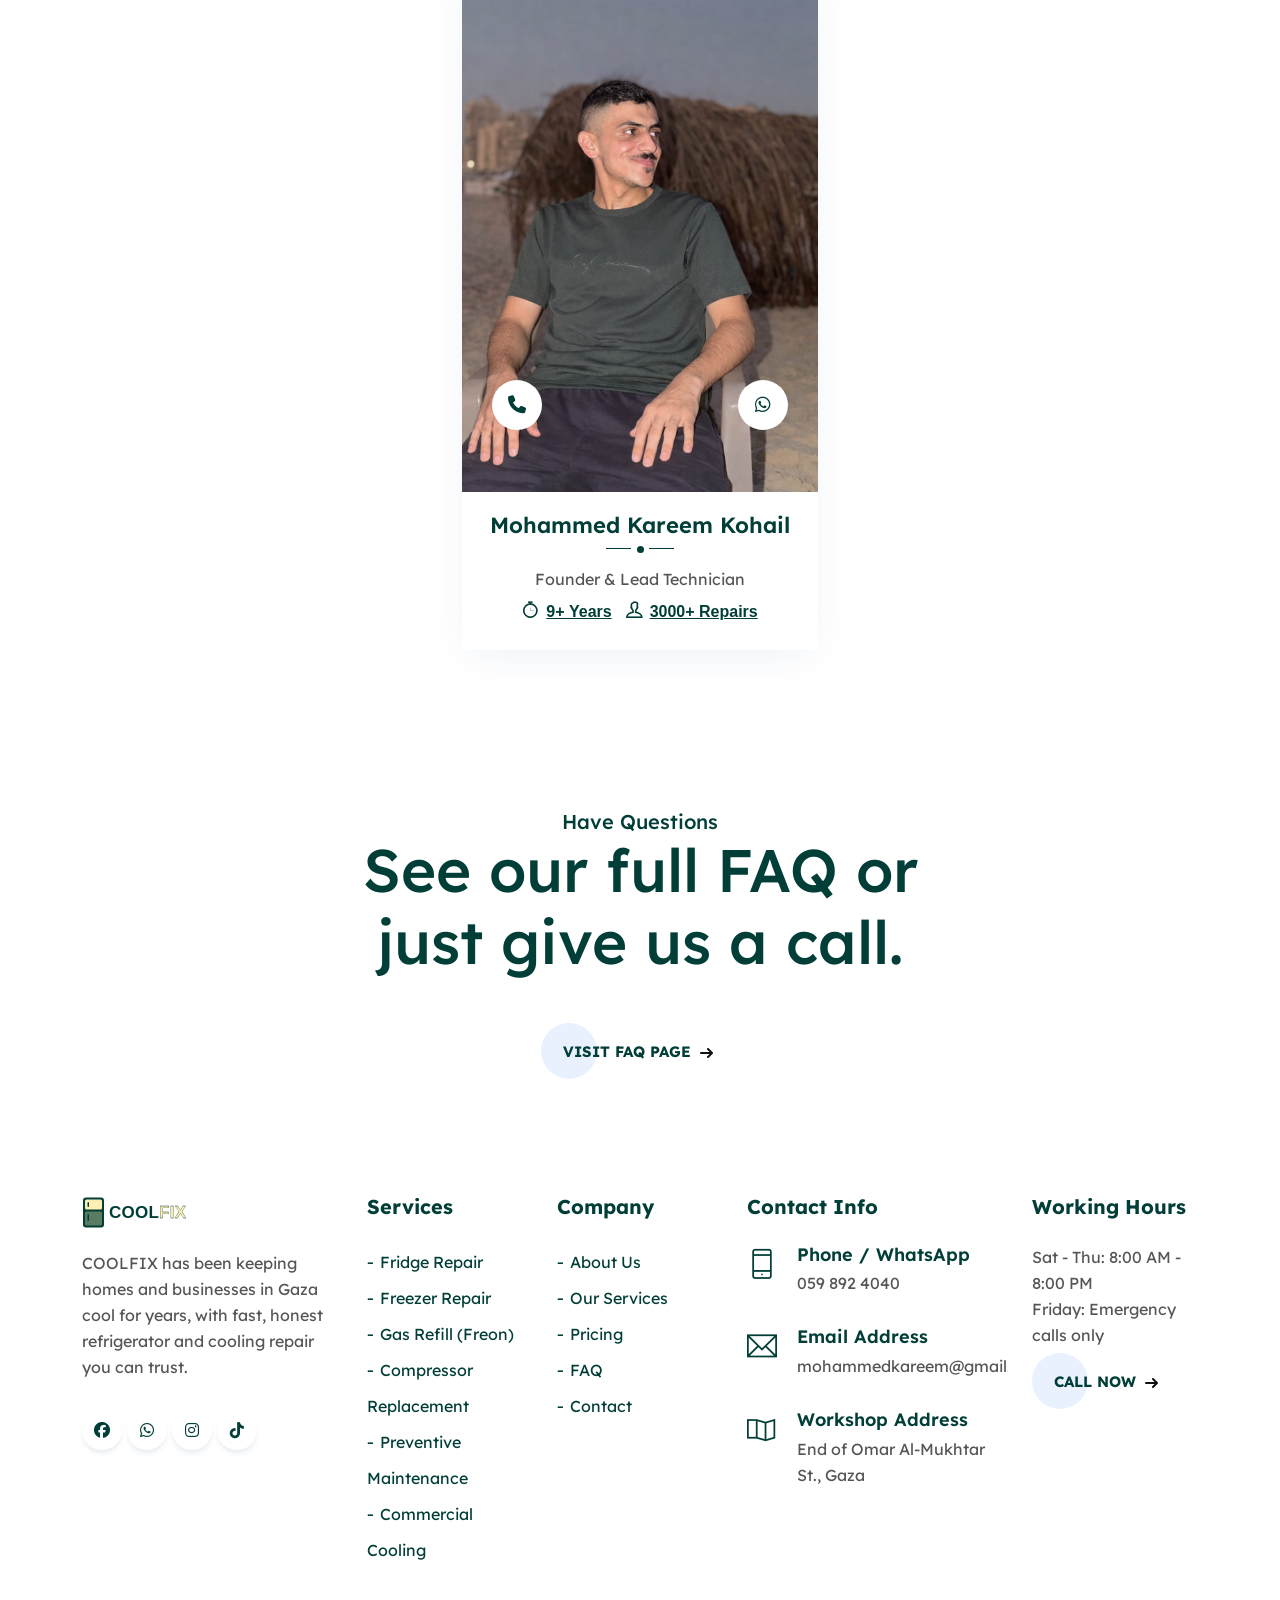
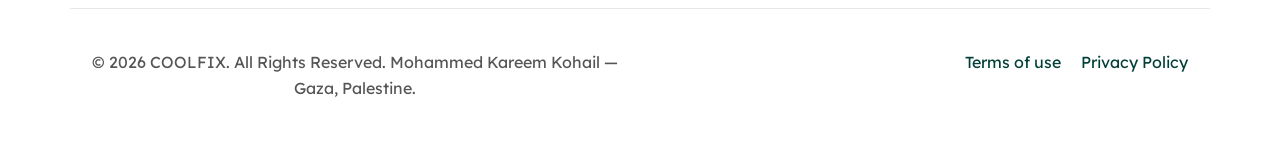
<file: about.html>
<!DOCTYPE html>
<html lang="en">

<head>
	<!-- Meta -->
	<meta charset="utf-8">
	<meta http-equiv="X-UA-Compatible" content="IE=edge">
	<meta name="viewport" content="width=device-width, initial-scale=1">
	<!-- The above 3 meta tags *must* come first in the head; any other head content must come *after* these tags -->
	<meta name="description"
		content="Meet COOLFIX, a Gaza-based refrigeration and cooling repair workshop led by Mohammed Kareem Kohail.">
	<meta name="keywords"
		content="refrigerator repair, fridge repair, refrigeration maintenance, cooling technician, Gaza appliance repair, freezer repair, AC repair, COOLFIX">
	<meta name="author" content="COOLFIX">
	<!-- SITE TITLE -->
	<title>About Us - COOLFIX</title>
	<!-- Latest Bootstrap min CSS -->
	<link rel="stylesheet" href="assets/bootstrap/css/bootstrap.min.css">
	<!-- Google Font -->
	<link href="https://fonts.googleapis.com/css2?family=Lexend:wght@300;400;500;600;700&display=swap" rel="stylesheet">
	<!-- Font Awesome CSS -->
	<link rel="stylesheet" href="assets/webfonts/themify-icons.css">
	<!-- All Min Css -->
	<link rel="stylesheet" href="assets/css/all.min.css">
	<link rel="stylesheet" href="assets/css/fontawesome.min.css">
	<!--- owl carousel Css-->
	<link rel="stylesheet" href="assets/owlcarousel/css/owl.carousel.css">
	<link rel="stylesheet" href="assets/owlcarousel/css/owl.theme.css">
	<!-- MAGNIFIC CSS -->
	<link rel="stylesheet" href="assets/css/magnific-popup.css">
	<!--jquery-simple-mobilemenu Css-->
	<link rel="stylesheet" href="assets/css/jquery-simple-mobilemenu.css">
	<!-- animate CSS -->
	<link rel="stylesheet" href="assets/css/animate.css">
	<!-- Style CSS -->
	<link rel="stylesheet" href="assets/css/style.css">
	<link rel="icon" type="image/svg+xml" href="assets/images/brand/logo.svg">
	<!-- HTML5 shim and Respond.js IE8 support of HTML5 elements and media queries -->
	<!-- WARNING: Respond.js doesn't work if you view the page via file:// -->
	<!--[if lt IE 9]>
		  <script src="https://oss.maxcdn.com/html5shiv/3.7.2/html5shiv.min.js"></script>
		  <script src="https://oss.maxcdn.com/respond/1.4.2/respond.min.js"></script>
		<![endif]-->
</head>

<body>

	<!-- START PRELOADER -->
	<div class="preloaders">
		<span class="loader">Loading</span>
	</div>
	<!-- END PRELOADER -->

	<!-- START TOP HEADER CLASS -->
	<div class="top_header_banner">
		<!-- START LOGO WITH CONTACT -->
		<section class="logo-contact">
			<div class="container">
				<div class="row">
					<div class="col-lg-3 col-md-4 col-sm-6 col-xs-12">
						<div class="single-top-contact">
							<i class="ti-mobile"></i>
							<h4><a href="tel:+970598924040">059 892 4040</a></h4>
						</div>
					</div><!--- END COL -->
					<div class="col-lg-3 col-md-4 col-sm-6 col-xs-12">
						<div class="single-top-contact">
							<i class="ti-email"></i>
							<h4><a href="mailto:mohammedkareem@gmail.com">mohammedkareem@gmail.com</a></h4>
						</div>
					</div><!--- END COL -->
					<div class="col-lg-3 col-md-4 col-sm-6 col-xs-12">
						<div class="single-top-contact">
							<i class="ti-alarm-clock"></i>
							<h4>Sat to Thu: 8am - 8pm</h4>
						</div>
					</div><!--- END COL -->
					<div class="col-lg-3 col-md-4 col-sm-6 col-xs-12">
						<div class="top_social_profile">
							<ul>
								<li><a href="https://www.facebook.com/profile.php?id=100010037628573&locale=ar_AR"
										class="top_f_facebook"><i class="fa-brands fa-facebook"></i></a></li>
								<li><a href="https://wa.me/972598924040" class="top_f_twitter"><i
											class="fa-brands fa-whatsapp"></i></a></li>
								<li><a href="https://www.instagram.com/abo______kareem/" class="top_f_instagram"><i
											class="fa-brands fa-instagram"></i></a></li>
								<li><a href="https://www.tiktok.com/@mohammed.zaeim2" class="top_f_linkedin"><i
											class="fa-brands fa-tiktok"></i></a></li>
							</ul>
						</div>
					</div><!--- END COL -->
				</div><!--- END ROW -->
			</div><!--- END CONTAINER -->
		</section>
		<!-- END LOGO WITH CONTACT -->

		<!-- START NAVBAR -->
		<div id="navigation" class="navbar-light bg-faded site-navigation">
			<div class="container">
				<div class="row">
					<div class="col-20 align-self-center">
						<div class="site-logo">
							<a href="index.html"><img src="assets/images/brand/logo.svg" alt="COOLFIX logo"></a>
						</div>
					</div><!--- END Col -->

					<div class="col-60 d-flex">
						<nav id="main-menu">
							<ul>
								<li><a href="index.html">Home</a></li>
								<li><a href="about.html">About Us</a></li>
								<li><a href="services.html">Services</a></li>
								<li><a href="pricing.html">Pricing</a></li>
								<li><a href="faq.html">FAQ</a></li>
								<li><a href="contact.html">Contact</a></li>
							</ul>
						</nav>
					</div><!--- END Col -->

					<div class="col-30 d-none d-xl-block text-end align-self-center">
						<div class="call_to_action">
							<a class="btn_two" href="tel:+970598924040">Call Now <i
									class="fa-solid fa-arrow-right"></i></a>
						</div><!--- END SOCIAL PROFILE -->
					</div><!--- END Col -->

					<ul class="mobile_menu">
						<li><a href="index.html">Home</a></li>
						<li><a href="about.html">About Us</a></li>
						<li><a href="services.html">Services</a></li>
						<li><a href="pricing.html">Pricing</a></li>
						<li><a href="faq.html">FAQ</a></li>
						<li><a href="contact.html">Contact</a></li>
					</ul>
				</div><!--- END ROW -->
			</div><!--- END CONTAINER -->
		</div>
		<!-- END NAVBAR -->
		<!-- START SECTION TOP -->
		<section class="section-top">
			<div class="container">
				<div class="col-lg-10 offset-lg-1 text-center">
					<div class="section-top-title wow fadeInRight" data-wow-duration="1s" data-wow-delay="0.3s"
						data-wow-offset="0">
						<h1>About Us</h1>
						<ul>
							<li><a href="index.html">Home</a></li>
							<li> / About</li>
						</ul>
					</div><!-- //.HERO-TEXT -->
				</div><!--- END COL -->
			</div><!--- END CONTAINER -->
		</section>
		<!-- END SECTION TOP -->
	</div><!-- END  TOP HEADER CLASS -->

	<!-- START ABOUT US HOME ONE -->
	<section class="ab_one section-padding">
		<div class="container">
			<div class="row">
				<div class="col-lg-6 col-sm-12 col-xs-12 wow fadeInUp" data-wow-duration="1s" data-wow-delay="0.1s"
					data-wow-offset="0">
					<div class="ab_content">
						<h2>A family workshop, built on trust.</h2>
						<p>COOLFIX started as a one-man repair cart on Omar Al-Mukhtar Street and grew into a full
							refrigeration workshop, without ever losing the habit of treating every customer's kitchen
							like our own.</p>
					</div>
					<div class="abmv">
						<img src="assets/images/all-img/light.svg" alt="" />
						<h4>Straight answers, every visit</h4>
						<p>We inspect first, explain second, and only start repairs once you've agreed to the price.</p>
					</div>
					<div class="abmv">
						<img src="assets/images/all-img/target.svg" alt="" />
						<h4>Built for Gaza's power realities</h4>
						<p>Our technicians are experienced with the extra strain that power outages put on cooling
							systems, and we fix accordingly.</p>
					</div>
					<div class="cta_two">
						<a href="contact.html" class="cta"><span>Get In Touch</span>
							<svg width="13px" height="10px" viewBox="0 0 13 10">
								<path d="M1,5 L11,5"></path>
								<polyline points="8 1 12 5 8 9"></polyline>
							</svg>
						</a>
					</div>
				</div><!--- END COL -->
				<div class="col-lg-6 col-sm-12 col-xs-12 wow fadeInUp" data-wow-duration="1s" data-wow-delay="0.2s"
					data-wow-offset="0">
					<div class="ab_img">
						<img src="assets/images/brand/about-illustration.svg" class="img-fluid"
							alt="Technician servicing a refrigerator">
					</div>
				</div><!--- END COL -->
			</div><!--- END ROW -->
		</div><!--- END CONTAINER -->
	</section>
	<!-- END ABOUT US HOME ONE -->

	<!-- START WHY CHOOSE US-->
	<section class="marketing_content_area section-padding">
		<div class="container">
			<div class="section-title">
				<h4>Why Choose COOLFIX</h4>
				<h1>What sets our workshop apart.</h1>
			</div>
			<div class="row">
				<div class="col-lg-4 col-sm-6 col-xs-12 wow fadeInUp" data-wow-duration="1s" data-wow-delay="0.1s"
					data-wow-offset="0">
					<div class="single_feature_one">
						<div class="sf_top">
							<i class="fa-solid fa-truck-fast"></i>
							<h2><a href="contact.html">Fast <br />Response</a></h2>
						</div>
						<p>Most calls within Gaza get a technician on site the same day, often within the hour.</p>
						<a href="contact.html">Read More <i class="fa-solid fa-arrow-right"></i></a>
					</div>
				</div><!-- END COL -->
				<div class="col-lg-4 col-sm-6 col-xs-12 wow fadeInUp" data-wow-duration="1s" data-wow-delay="0.2s"
					data-wow-offset="0">
					<div class="single_feature_one">
						<div class="sf_top">
							<i class="fa-solid fa-user-gear"></i>
							<h2><a href="about.html">Skilled <br />Technicians</a></h2>
						</div>
						<p>Years of hands-on experience with residential and commercial cooling units of every brand.
						</p>
						<a href="about.html">Read More <i class="fa-solid fa-arrow-right"></i></a>
					</div>
				</div><!-- END COL -->
				<div class="col-lg-4 col-sm-6 col-xs-12 wow fadeInUp" data-wow-duration="1s" data-wow-delay="0.3s"
					data-wow-offset="0">
					<div class="single_feature_one">
						<div class="sf_top">
							<i class="fa-solid fa-gears"></i>
							<h2><a href="services.html">Genuine <br />Parts</a></h2>
						</div>
						<p>Original or manufacturer-approved compressors, thermostats, and gas — never generic
							knock-offs.</p>
						<a href="services.html">Read More <i class="fa-solid fa-arrow-right"></i></a>
					</div>
				</div><!-- END COL -->
				<div class="col-lg-4 col-sm-6 col-xs-12 wow fadeInUp" data-wow-duration="1s" data-wow-delay="0.4s"
					data-wow-offset="0">
					<div class="single_feature_one">
						<div class="sf_top">
							<i class="fa-solid fa-tag"></i>
							<h2><a href="pricing.html">Transparent <br />Pricing</a></h2>
						</div>
						<p>You get a clear quote before any work starts — the price you agree to is the price you pay.
						</p>
						<a href="pricing.html">Read More <i class="fa-solid fa-arrow-right"></i></a>
					</div>
				</div><!-- END COL -->
				<div class="col-lg-4 col-sm-6 col-xs-12 wow fadeInUp" data-wow-duration="1s" data-wow-delay="0.5s"
					data-wow-offset="0">
					<div class="single_feature_one">
						<div class="sf_top">
							<i class="fa-solid fa-shield-halved"></i>
							<h2><a href="pricing.html">Repair <br />Warranty</a></h2>
						</div>
						<p>Every completed job comes with a written warranty covering parts and labor.</p>
						<a href="pricing.html">Read More <i class="fa-solid fa-arrow-right"></i></a>
					</div>
				</div><!-- END COL -->
				<div class="col-lg-4 col-sm-6 col-xs-12 wow fadeInUp" data-wow-duration="1s" data-wow-delay="0.6s"
					data-wow-offset="0">
					<div class="single_feature_one">
						<div class="sf_top">
							<i class="fa-solid fa-headset"></i>
							<h2><a href="contact.html">Always <br />Reachable</a></h2>
						</div>
						<p>Call or WhatsApp 059 892 4040 and speak directly with the person doing your repair.</p>
						<a href="contact.html">Read More <i class="fa-solid fa-arrow-right"></i></a>
					</div>
				</div><!-- END COL -->
			</div><!-- END ROW -->
		</div><!-- END CONTAINER -->
	</section>
	<!-- END WHY CHOOSE US -->

	<!-- START COUNTER -->
	<section class="count_area counter_feature">
		<div class="container">
			<div class="row">
				<div class="col-lg-3 col-sm-6 col-xs-12">
					<div class="single-counter count_one">
						<span class="ti-timer sc_one"></span>
						<h2 class="counter-num">9</h2>
						<p>Years in Business</p>
					</div>
				</div>
				<div class="col-lg-3 col-sm-6 col-xs-12">
					<div class="single-counter count_two">
						<span class="ti-medall-alt sc_two"></span>
						<h2 class="counter-num">3000</h2>
						<p>Repairs Completed</p>
					</div>
				</div><!-- END COL -->
				<div class="col-lg-3 col-sm-6 col-xs-12">
					<div class="single-counter count_three">
						<span class="ti-id-badge sc_three"></span>
						<h2 class="counter-num">45</h2>
						<p>Minutes Avg. Response</p>
					</div>
				</div><!-- END COL -->
				<div class="col-lg-3 col-sm-6 col-xs-12">
					<div class="single-counter count_four">
						<span class="ti-user sc_four"></span>
						<h2 class="counter-num">1200</h2>
						<p>Happy Customers</p>
					</div>
				</div><!-- END COL -->
			</div><!--- END ROW -->
		</div><!--- END CONTAINER -->
	</section>
	<!-- END COUNTER -->

	<!-- START TEAM (owner/technician) -->
	<section class="team_member section-padding">
		<div class="container">
			<div class="section-title">
				<h4>Meet The Technician</h4>
				<h1>The person who'll be at your door</h1>
			</div>
			<div class="row text-center justify-content-center">
				<div class="col-md-4 col-sm-6 col-xs-12 wow fadeInUp" data-wow-duration="1s" data-wow-delay="0.1s"
					data-wow-offset="0">
					<div class="our-team">
						<div class="team_img">
							<img src="assets/images/team/Copilot_202608111_164313.png" alt="Mohammed Kareem Kohail">
							<ul class="social">
								<li><a href="tel:+970598924040" class="top_f_facebook"><i
											class="fa-solid fa-phone"></i></a></li>
								<li><a href="https://wa.me/972598924040" class="top_f_twitter"><i
											class="fa-brands fa-whatsapp"></i></a></li>
							</ul>
						</div>
						<div class="team-content">
							<h3 class="title">Mohammed Kareem Kohail</h3>
							<span class="post">Founder &amp; Lead Technician</span>
							<div class="sth_det2">
								<span class="ti-timer"> <u>9+ Years</u></span>
								<span class="ti-user"> <u>3000+ Repairs</u></span>
							</div>
						</div>
					</div>
				</div><!--- END COL -->
			</div><!-- END ROW -->
		</div><!-- END CONTAINER -->
	</section>
	<!-- END TEAM -->

	<!-- START CTA BANNER -->
	<section class="marketing_content_area section-padding">
		<div class="container">
			<div class="section-title text-center">
				<h4>Have Questions</h4>
				<h1>See our full FAQ or just give us a call.</h1>
			</div>
			<div class="row justify-content-center text-center">
				<div class="col-lg-8">
					<a href="faq.html" class="cta"><span>Visit FAQ Page</span>
						<svg width="13px" height="10px" viewBox="0 0 13 10">
							<path d="M1,5 L11,5"></path>
							<polyline points="8 1 12 5 8 9"></polyline>
						</svg>
					</a>
				</div>
			</div>
		</div>
	</section>
	<!-- END CTA BANNER -->

	<!-- START FOOTER -->
	<div class="footer section-padding">
		<div class="container">
			<div class="row">
				<div class="col-lg-3 col-sm-6 col-xs-12">
					<div class="single_footer">
						<a href="index.html"><img src="assets/images/brand/logo.svg" alt="COOLFIX"></a>
						<p>COOLFIX has been keeping homes and businesses in Gaza cool for years, with fast, honest
							refrigerator and cooling repair you can trust.</p>
					</div>
					<div class="foot_social">
						<ul>
							<li><a href="https://www.facebook.com/profile.php?id=100010037628573&locale=ar_AR"
									class="top_f_facebook"><i class="fa-brands fa-facebook"></i></a></li>
							<li><a href="https://wa.me/972598924040" class="top_f_twitter"><i
										class="fa-brands fa-whatsapp"></i></a></li>
							<li><a href="https://www.instagram.com/abo______kareem/" class="top_f_instagram"><i
										class="fa-brands fa-instagram"></i></a></li>
							<li><a href="https://www.tiktok.com/@mohammed.zaeim2" class="top_f_linkedin"><i
										class="fa-brands fa-tiktok"></i></a></li>
						</ul>
					</div>
				</div><!--- END COL -->
				<div class="col-lg-2 col-sm-6 col-xs-12">
					<div class="single_footer">
						<h4>Services</h4>
						<ul>
							<li><a href="services.html">Fridge Repair</a></li>
							<li><a href="services.html">Freezer Repair</a></li>
							<li><a href="services.html">Gas Refill (Freon)</a></li>
							<li><a href="services.html">Compressor Replacement</a></li>
							<li><a href="services.html">Preventive Maintenance</a></li>
							<li><a href="services.html">Commercial Cooling</a></li>
						</ul>
					</div>
				</div><!--- END COL -->
				<div class="col-lg-2 col-sm-6 col-xs-12">
					<div class="single_footer">
						<h4>Company</h4>
						<ul>
							<li><a href="about.html">About Us</a></li>
							<li><a href="services.html">Our Services</a></li>
							<li><a href="pricing.html">Pricing</a></li>
							<li><a href="faq.html">FAQ</a></li>
							<li><a href="contact.html">Contact</a></li>
						</ul>
					</div>
				</div><!--- END COL -->
				<div class="col-lg-3 col-sm-6 col-xs-12">
					<div class="single_footer">
						<h4>Contact Info</h4>
						<div class="sf_contact">
							<span class="ti-mobile"></span>
							<h3>Phone / WhatsApp</h3>
							<p>059 892 4040</p>
						</div>
						<div class="sf_contact">
							<span class="ti-email"></span>
							<h3>Email Address</h3>
							<p>mohammedkareem@gmail.com</p>
						</div>
						<div class="sf_contact">
							<span class="ti-map"></span>
							<h3>Workshop Address</h3>
							<p>End of Omar Al-Mukhtar St., Gaza</p>
						</div>
					</div>
				</div><!--- END COL -->
				<div class="col-lg-2 col-sm-6 col-xs-12">
					<div class="single_footer">
						<h4>Working Hours</h4>
						<ul>
							<li>Sat - Thu: 8:00 AM - 8:00 PM</li>
							<li>Friday: Emergency calls only</li>
						</ul>
						<div class="cta_two" style="margin-top:20px;">
							<a href="tel:+970598924040" class="cta"><span>Call Now</span>
								<svg width="13px" height="10px" viewBox="0 0 13 10">
									<path d="M1,5 L11,5"></path>
									<polyline points="8 1 12 5 8 9"></polyline>
								</svg>
							</a>
						</div>
					</div>
				</div><!--- END COL -->
			</div><!--- END ROW -->
			<div class="row fc">
				<div class="col-lg-6 col-sm-6 col-xs-12">
					<div class="footer_copyright">
						<p>&copy; 2026 COOLFIX. All Rights Reserved. Mohammed Kareem Kohail — Gaza, Palestine.</p>
					</div>
				</div>
				<div class="col-lg-6 col-sm-6 col-xs-12">
					<div class="footer_menu">
						<ul>
							<li><a href="#">Terms of use</a></li>
							<li><a href="#">Privacy Policy</a></li>
						</ul>
					</div>
				</div><!-- END COL -->
			</div>
		</div><!--- END CONTAINER -->
	</div>
	<!-- END FOOTER -->

	<!-- Latest jQuery -->
	<script src="assets/js/jquery-1.12.4.min.js"></script>
	<!-- Latest compiled and minified Bootstrap -->
	<script src="assets/bootstrap/js/bootstrap.min.js"></script>
	<!-- owl-carousel min js  -->
	<script src="assets/owlcarousel/js/owl.carousel.min.js"></script>
	<!-- jquery-simple-mobilemenu.min -->
	<script src="assets/js/jquery-simple-mobilemenu.js"></script>
	<!-- magnific-popup js -->
	<script src="assets/js/jquery.magnific-popup.min.js"></script>
	<!-- jquery mixitup min js -->
	<script src="assets/js/jquery.mixitup.js"></script>
	<!-- GSAP AND LOCOMOTIV JS-->
	<script src="assets/js/gsap.min.js"></script>
	<script src="assets/js/ScrollTrigger.min.js"></script>
	<script src="assets/js/lenis.js"></script>
	<!-- scrolltopcontrol js -->
	<script src="assets/js/scrolltopcontrol.js"></script>
	<!-- jquery inview js -->
	<script src="assets/js/jquery.inview.min.js"></script>
	<!-- WOW - Reveal Animations When You Scroll -->
	<script src="assets/js/wow.min.js"></script>
	<!-- scripts js -->
	<script src="assets/js/scripts.js"></script>
</body>

</html>
</file>
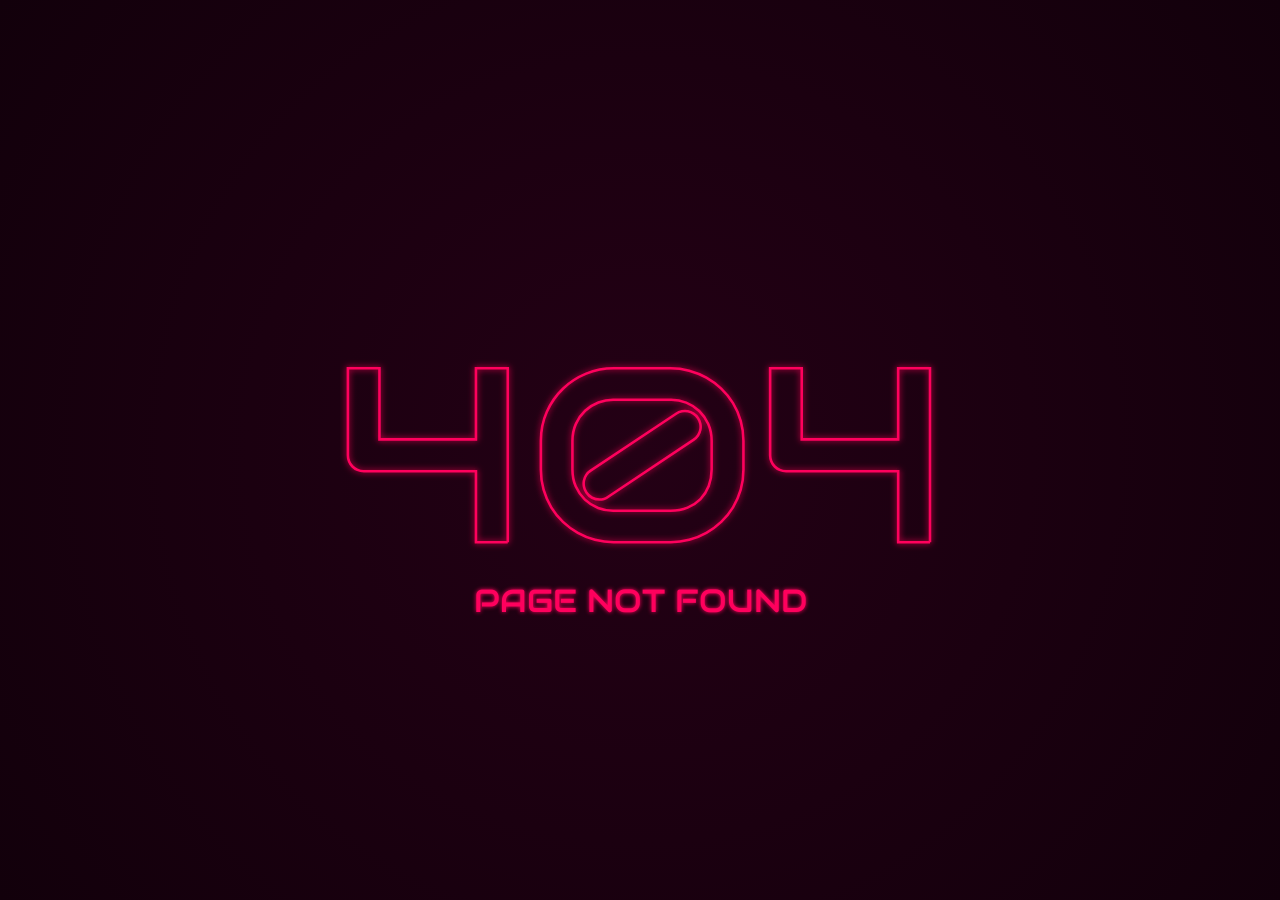
<file: contact.html>
<!DOCTYPE html>
<html lang="en">

<head>
	<meta charset="UTF-8">
	<meta name="viewport" content="width=device-width, initial-scale=1.0">
	<meta http-equiv="X-UA-Compatible" content="ie=edge">

	<style>
		@import url('https://fonts.googleapis.com/css?family=Audiowide&display=swap');

		html,
		body {
			margin: 0px;
			overflow: hidden;
		}

		div {
			position: absolute;
			top: 0%;
			left: 0%;
			height: 100%;
			width: 100%;
			margin: 0px;
			background: radial-gradient(circle, #240015 0%, #12000b 100%);
			overflow: hidden;
		}

		.wrap {
			position: absolute;
			left: 50%;
			top: 50%;
			transform: translate(-50%, -50%);
		}

		h2 {
			position: absolute;
			top: 50%;
			left: 50%;
			margin-top: 150px;
			font-size: 32px;
			text-transform: uppercase;
			transform: translate(-50%, -50%);
			display: block;
			color: #12000a;
			font-weight: 300;
			font-family: Audiowide;
			text-shadow: 0px 0px 4px #12000a;
			animation: fadeInText 3s ease-in 3.5s forwards, flicker4 5s linear 7.5s infinite, hueRotate 6s ease-in-out 3s infinite;
		}

		#svgWrap_1,
		#svgWrap_2 {
			position: absolute;
			height: auto;
			width: 600px;
			max-width: 100%;
			top: 50%;
			left: 50%;
			transform: translate(-50%, -50%);
		}

		#svgWrap_1,
		#svgWrap_2,
		div {
			animation: hueRotate 6s ease-in-out 3s infinite;
		}

		#id1_1,
		#id2_1,
		#id3_1 {
			stroke: #ff005d;
			stroke-width: 3px;
			fill: transparent;
			filter: url(#glow);
		}

		#id1_2,
		#id2_2,
		#id3_2 {
			stroke: #12000a;
			stroke-width: 3px;
			fill: transparent;
			filter: url(#glow);
		}

		#id3_1 {
			stroke-dasharray: 940px;
			stroke-dashoffset: -940px;
			animation: drawLine3 2.5s ease-in-out 0s forwards, flicker3 4s linear 4s infinite;
		}

		#id2_1 {
			stroke-dasharray: 735px;
			stroke-dashoffset: -735px;
			animation: drawLine2 2.5s ease-in-out 0.5s forwards, flicker2 4s linear 4.5s infinite;
		}

		#id1_1 {
			stroke-dasharray: 940px;
			stroke-dashoffset: -940px;
			animation: drawLine1 2.5s ease-in-out 1s forwards, flicker1 4s linear 5s infinite;
		}

		@keyframes drawLine1 {
			0% {
				stroke-dashoffset: -940px;
			}

			100% {
				stroke-dashoffset: 0px;
			}
		}

		@keyframes drawLine2 {
			0% {
				stroke-dashoffset: -735px;
			}

			100% {
				stroke-dashoffset: 0px;
			}
		}

		@keyframes drawLine3 {
			0% {
				stroke-dashoffset: -940px;
			}

			100% {
				stroke-dashoffset: 0px;
			}
		}

		@keyframes flicker1 {
			0% {
				stroke: #ff005d;
			}

			1% {
				stroke: transparent;
			}

			3% {
				stroke: transparent;
			}

			4% {
				stroke: #ff005d;
			}

			6% {
				stroke: #ff005d;
			}

			7% {
				stroke: transparent;
			}

			13% {
				stroke: transparent;
			}

			14% {
				stroke: #ff005d;
			}

			100% {
				stroke: #ff005d;
			}
		}

		@keyframes flicker2 {
			0% {
				stroke: #ff005d;
			}

			50% {
				stroke: #ff005d;
			}

			51% {
				stroke: transparent;
			}

			61% {
				stroke: transparent;
			}

			62% {
				stroke: #ff005d;
			}

			100% {
				stroke: #ff005d;
			}
		}

		@keyframes flicker3 {
			0% {
				stroke: #ff005d;
			}

			1% {
				stroke: transparent;
			}

			10% {
				stroke: transparent;
			}

			11% {
				stroke: #ff005d;
			}

			40% {
				stroke: #ff005d;
			}

			41% {
				stroke: transparent;
			}

			45% {
				stroke: transparent;
			}

			46% {
				stroke: #ff005d;
			}

			100% {
				stroke: #ff005d;
			}
		}

		@keyframes flicker4 {
			0% {
				color: #ff005d;
				text-shadow: 0px 0px 4px #ff005d;
			}

			30% {
				color: #ff005d;
				text-shadow: 0px 0px 4px #ff005d;
			}

			31% {
				color: #12000a;
				text-shadow: 0px 0px 4px #12000a;
			}

			32% {
				color: #ff005d;
				text-shadow: 0px 0px 4px #ff005d;
			}

			36% {
				color: #ff005d;
				text-shadow: 0px 0px 4px #ff005d;
			}

			37% {
				color: #12000a;
				text-shadow: 0px 0px 4px #12000a;
			}

			41% {
				color: #12000a;
				text-shadow: 0px 0px 4px #12000a;
			}

			42% {
				color: #ff005d;
				text-shadow: 0px 0px 4px #ff005d;
			}

			85% {
				color: #ff005d;
				text-shadow: 0px 0px 4px #ff005d;
			}

			86% {
				color: #12000a;
				text-shadow: 0px 0px 4px #12000a;
			}

			95% {
				color: #12000a;
				text-shadow: 0px 0px 4px #12000a;
			}

			96% {
				color: #ff005d;
				text-shadow: 0px 0px 4px #ff005d;
			}

			100% {
				color: #ff005d;
				text-shadow: 0px 0px 4px #ff005d;
			}
		}

		@keyframes fadeInText {
			1% {
				color: #12000a;
				text-shadow: 0px 0px 4px #12000a;
			}

			70% {
				color: #ff005d;
				text-shadow: 0px 0px 14px #ff005d;
			}

			100% {
				color: #ff005d;
				text-shadow: 0px 0px 4px #ff005d;
			}
		}

		@keyframes hueRotate {
			0% {
				filter: hue-rotate(0deg);
			}

			50% {
				filter: hue-rotate(-120deg);
			}

			100% {
				filter: hue-rotate(0deg);
			}
		}
	</style>
	<title>Document</title>
</head>

<body>
	<div></div>
	<svg id="svgWrap_2" xmlns="http://www.w3.org/2000/svg" x="0px" y="0px" viewBox="0 0 700 250">
		<g>
			<path id="id3_2"
				d="M195.7 232.67h-37.1V149.7H27.76c-2.64 0-5.1-.5-7.36-1.49-2.27-.99-4.23-2.31-5.88-3.96-1.65-1.65-2.95-3.61-3.89-5.88s-1.42-4.67-1.42-7.22V29.62h36.82v82.98H158.6V29.62h37.1v203.05z" />
			<path id="id2_2"
				d="M470.69 147.71c0 8.31-1.06 16.17-3.19 23.58-2.12 7.41-5.12 14.28-8.99 20.6-3.87 6.33-8.45 11.99-13.74 16.99-5.29 5-11.07 9.28-17.35 12.81a85.146 85.146 0 0 1-20.04 8.14 83.637 83.637 0 0 1-21.67 2.83H319.3c-7.46 0-14.73-.94-21.81-2.83-7.08-1.89-13.76-4.6-20.04-8.14a88.292 88.292 0 0 1-17.35-12.81c-5.29-5-9.84-10.67-13.66-16.99-3.82-6.32-6.8-13.19-8.92-20.6-2.12-7.41-3.19-15.27-3.19-23.58v-33.13c0-12.46 2.34-23.88 7.01-34.27 4.67-10.38 10.92-19.33 18.76-26.83 7.83-7.5 16.87-13.36 27.12-17.56 10.24-4.2 20.93-6.3 32.07-6.3h66.41c7.36 0 14.58.94 21.67 2.83 7.08 1.89 13.76 4.6 20.04 8.14a88.292 88.292 0 0 1 17.35 12.81c5.29 5 9.86 10.67 13.74 16.99 3.87 6.33 6.87 13.19 8.99 20.6 2.13 7.41 3.19 15.27 3.19 23.58v33.14zm-37.1-33.13c0-7.27-1.32-13.88-3.96-19.82-2.64-5.95-6.16-11.04-10.55-15.29-4.39-4.25-9.46-7.5-15.22-9.77-5.76-2.27-11.8-3.35-18.13-3.26h-66.41c-6.14-.09-12.11.97-17.91 3.19-5.81 2.22-10.95 5.43-15.44 9.63-4.48 4.2-8.07 9.3-10.76 15.29-2.69 6-4.04 12.67-4.04 20.04v33.13c0 7.36 1.32 14.02 3.96 19.97 2.64 5.95 6.18 11.02 10.62 15.22 4.44 4.2 9.56 7.43 15.36 9.7 5.8 2.27 11.87 3.35 18.2 3.26h66.41c7.27 0 13.85-1.2 19.75-3.61s10.93-5.73 15.08-9.98 7.36-9.32 9.63-15.22c2.27-5.9 3.4-12.34 3.4-19.33v-33.15zm-16-26.91a17.89 17.89 0 0 1 2.83 6.73c.47 2.41.47 4.77 0 7.08-.47 2.31-1.39 4.48-2.76 6.51-1.37 2.03-3.14 3.75-5.31 5.17l-99.4 66.41c-1.61 1.23-3.26 2.08-4.96 2.55-1.7.47-3.45.71-5.24.71-3.02 0-5.9-.71-8.64-2.12-2.74-1.42-4.96-3.44-6.66-6.09a17.89 17.89 0 0 1-2.83-6.73c-.47-2.41-.5-4.77-.07-7.08.43-2.31 1.3-4.48 2.62-6.51 1.32-2.03 3.07-3.75 5.24-5.17l99.69-66.41a17.89 17.89 0 0 1 6.73-2.83c2.41-.47 4.77-.47 7.08 0 2.31.47 4.48 1.37 6.51 2.69 2.03 1.32 3.75 3.02 5.17 5.09z" />
			<path id="id1_2"
				d="M688.33 232.67h-37.1V149.7H520.39c-2.64 0-5.1-.5-7.36-1.49-2.27-.99-4.23-2.31-5.88-3.96-1.65-1.65-2.95-3.61-3.89-5.88s-1.42-4.67-1.42-7.22V29.62h36.82v82.98h112.57V29.62h37.1v203.05z" />
		</g>
	</svg>
	<svg id="svgWrap_1" xmlns="http://www.w3.org/2000/svg" x="0px" y="0px" viewBox="0 0 700 250">
		<g>
			<path id="id3_1"
				d="M195.7 232.67h-37.1V149.7H27.76c-2.64 0-5.1-.5-7.36-1.49-2.27-.99-4.23-2.31-5.88-3.96-1.65-1.65-2.95-3.61-3.89-5.88s-1.42-4.67-1.42-7.22V29.62h36.82v82.98H158.6V29.62h37.1v203.05z" />
			<path id="id2_1"
				d="M470.69 147.71c0 8.31-1.06 16.17-3.19 23.58-2.12 7.41-5.12 14.28-8.99 20.6-3.87 6.33-8.45 11.99-13.74 16.99-5.29 5-11.07 9.28-17.35 12.81a85.146 85.146 0 0 1-20.04 8.14 83.637 83.637 0 0 1-21.67 2.83H319.3c-7.46 0-14.73-.94-21.81-2.83-7.08-1.89-13.76-4.6-20.04-8.14a88.292 88.292 0 0 1-17.35-12.81c-5.29-5-9.84-10.67-13.66-16.99-3.82-6.32-6.8-13.19-8.92-20.6-2.12-7.41-3.19-15.27-3.19-23.58v-33.13c0-12.46 2.34-23.88 7.01-34.27 4.67-10.38 10.92-19.33 18.76-26.83 7.83-7.5 16.87-13.36 27.12-17.56 10.24-4.2 20.93-6.3 32.07-6.3h66.41c7.36 0 14.58.94 21.67 2.83 7.08 1.89 13.76 4.6 20.04 8.14a88.292 88.292 0 0 1 17.35 12.81c5.29 5 9.86 10.67 13.74 16.99 3.87 6.33 6.87 13.19 8.99 20.6 2.13 7.41 3.19 15.27 3.19 23.58v33.14zm-37.1-33.13c0-7.27-1.32-13.88-3.96-19.82-2.64-5.95-6.16-11.04-10.55-15.29-4.39-4.25-9.46-7.5-15.22-9.77-5.76-2.27-11.8-3.35-18.13-3.26h-66.41c-6.14-.09-12.11.97-17.91 3.19-5.81 2.22-10.95 5.43-15.44 9.63-4.48 4.2-8.07 9.3-10.76 15.29-2.69 6-4.04 12.67-4.04 20.04v33.13c0 7.36 1.32 14.02 3.96 19.97 2.64 5.95 6.18 11.02 10.62 15.22 4.44 4.2 9.56 7.43 15.36 9.7 5.8 2.27 11.87 3.35 18.2 3.26h66.41c7.27 0 13.85-1.2 19.75-3.61s10.93-5.73 15.08-9.98 7.36-9.32 9.63-15.22c2.27-5.9 3.4-12.34 3.4-19.33v-33.15zm-16-26.91a17.89 17.89 0 0 1 2.83 6.73c.47 2.41.47 4.77 0 7.08-.47 2.31-1.39 4.48-2.76 6.51-1.37 2.03-3.14 3.75-5.31 5.17l-99.4 66.41c-1.61 1.23-3.26 2.08-4.96 2.55-1.7.47-3.45.71-5.24.71-3.02 0-5.9-.71-8.64-2.12-2.74-1.42-4.96-3.44-6.66-6.09a17.89 17.89 0 0 1-2.83-6.73c-.47-2.41-.5-4.77-.07-7.08.43-2.31 1.3-4.48 2.62-6.51 1.32-2.03 3.07-3.75 5.24-5.17l99.69-66.41a17.89 17.89 0 0 1 6.73-2.83c2.41-.47 4.77-.47 7.08 0 2.31.47 4.48 1.37 6.51 2.69 2.03 1.32 3.75 3.02 5.17 5.09z" />
			<path id="id1_1"
				d="M688.33 232.67h-37.1V149.7H520.39c-2.64 0-5.1-.5-7.36-1.49-2.27-.99-4.23-2.31-5.88-3.96-1.65-1.65-2.95-3.61-3.89-5.88s-1.42-4.67-1.42-7.22V29.62h36.82v82.98h112.57V29.62h37.1v203.05z" />
		</g>
	</svg>

	<svg>
		<defs>
			<filter id="glow">
				<fegaussianblur class="blur" result="coloredBlur" stddeviation="4"></fegaussianblur>
				<femerge>
					<femergenode in="coloredBlur"></femergenode>
					<femergenode in="SourceGraphic"></femergenode>
				</femerge>
			</filter>
		</defs>
	</svg>

	<h2>Page Not Found</h2>
</body>

</html>
</file>
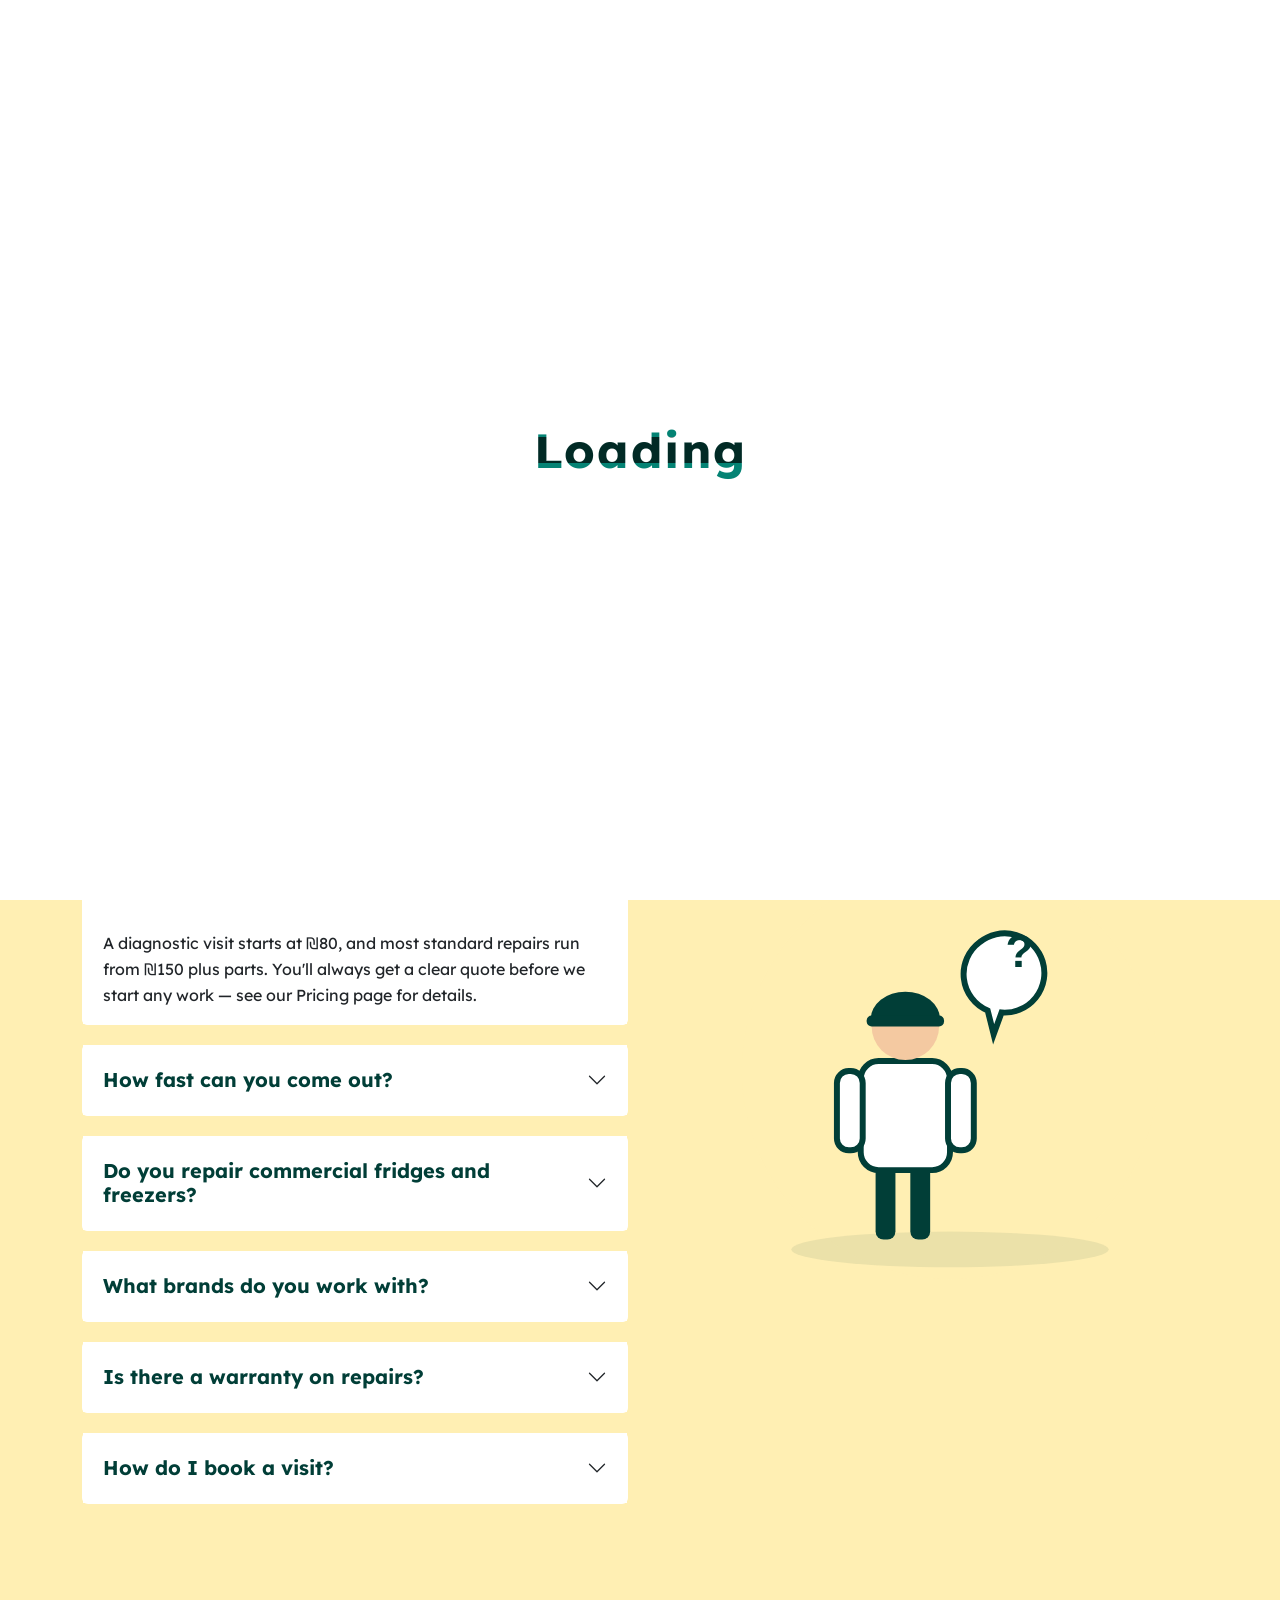
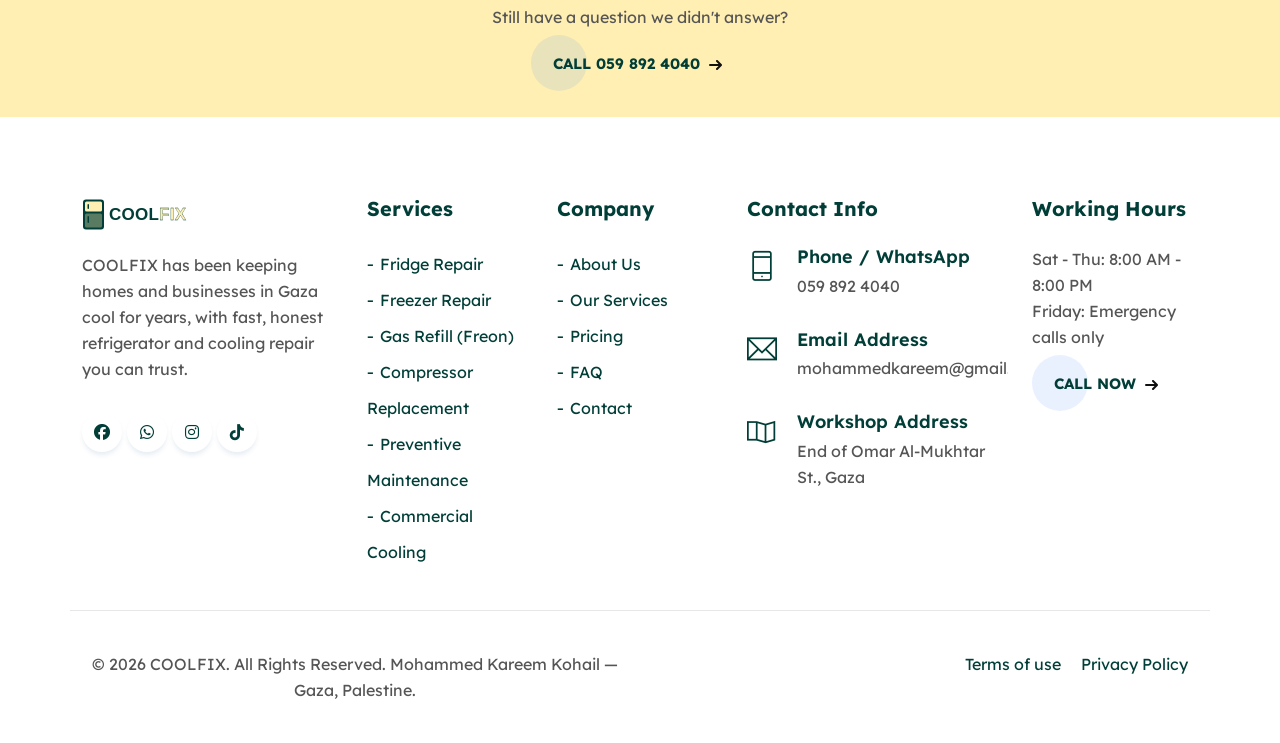
<file: faq.html>
<!DOCTYPE html>
<html lang="en">

<head>
	<!-- Meta -->
	<meta charset="utf-8">
	<meta http-equiv="X-UA-Compatible" content="IE=edge">
	<meta name="viewport" content="width=device-width, initial-scale=1">
	<!-- The above 3 meta tags *must* come first in the head; any other head content must come *after* these tags -->
	<meta name="description"
		content="Answers to common questions about COOLFIX's refrigerator and cooling repair services in Gaza.">
	<meta name="keywords"
		content="refrigerator repair, fridge repair, refrigeration maintenance, cooling technician, Gaza appliance repair, freezer repair, AC repair, COOLFIX">
	<meta name="author" content="COOLFIX">
	<!-- SITE TITLE -->
	<title>FAQ - COOLFIX</title>
	<!-- Latest Bootstrap min CSS -->
	<link rel="stylesheet" href="assets/bootstrap/css/bootstrap.min.css">
	<!-- Google Font -->
	<link href="https://fonts.googleapis.com/css2?family=Lexend:wght@300;400;500;600;700&display=swap" rel="stylesheet">
	<!-- Font Awesome CSS -->
	<link rel="stylesheet" href="assets/webfonts/themify-icons.css">
	<!-- All Min Css -->
	<link rel="stylesheet" href="assets/css/all.min.css">
	<link rel="stylesheet" href="assets/css/fontawesome.min.css">
	<!--- owl carousel Css-->
	<link rel="stylesheet" href="assets/owlcarousel/css/owl.carousel.css">
	<link rel="stylesheet" href="assets/owlcarousel/css/owl.theme.css">
	<!-- MAGNIFIC CSS -->
	<link rel="stylesheet" href="assets/css/magnific-popup.css">
	<!--jquery-simple-mobilemenu Css-->
	<link rel="stylesheet" href="assets/css/jquery-simple-mobilemenu.css">
	<!-- animate CSS -->
	<link rel="stylesheet" href="assets/css/animate.css">
	<!-- Style CSS -->
	<link rel="stylesheet" href="assets/css/style.css">
	<link rel="icon" type="image/svg+xml" href="assets/images/brand/logo.svg">
	<!-- HTML5 shim and Respond.js IE8 support of HTML5 elements and media queries -->
	<!-- WARNING: Respond.js doesn't work if you view the page via file:// -->
	<!--[if lt IE 9]>
		  <script src="https://oss.maxcdn.com/html5shiv/3.7.2/html5shiv.min.js"></script>
		  <script src="https://oss.maxcdn.com/respond/1.4.2/respond.min.js"></script>
		<![endif]-->
</head>

<body>

	<!-- START PRELOADER -->
	<div class="preloaders">
		<span class="loader">Loading</span>
	</div>
	<!-- END PRELOADER -->

	<!-- START TOP HEADER CLASS -->
	<div class="top_header_banner">
		<!-- START LOGO WITH CONTACT -->
		<section class="logo-contact">
			<div class="container">
				<div class="row">
					<div class="col-lg-3 col-md-4 col-sm-6 col-xs-12">
						<div class="single-top-contact">
							<i class="ti-mobile"></i>
							<h4><a href="tel:+970598924040">059 892 4040</a></h4>
						</div>
					</div><!--- END COL -->
					<div class="col-lg-3 col-md-4 col-sm-6 col-xs-12">
						<div class="single-top-contact">
							<i class="ti-email"></i>
							<h4><a href="mailto:mohammedkareem@gmail.com">mohammedkareem@gmail.com</a></h4>
						</div>
					</div><!--- END COL -->
					<div class="col-lg-3 col-md-4 col-sm-6 col-xs-12">
						<div class="single-top-contact">
							<i class="ti-alarm-clock"></i>
							<h4>Sat to Thu: 8am - 8pm</h4>
						</div>
					</div><!--- END COL -->
					<div class="col-lg-3 col-md-4 col-sm-6 col-xs-12">
						<div class="top_social_profile">
							<ul>
								<li><a href="https://www.facebook.com/profile.php?id=100010037628573&locale=ar_AR"
										class="top_f_facebook"><i class="fa-brands fa-facebook"></i></a></li>
								<li><a href="https://wa.me/972598924040" class="top_f_twitter"><i
											class="fa-brands fa-whatsapp"></i></a></li>
								<li><a href="https://www.instagram.com/abo______kareem/" class="top_f_instagram"><i
											class="fa-brands fa-instagram"></i></a></li>
								<li><a href="https://www.tiktok.com/@mohammed.zaeim2" class="top_f_linkedin"><i
											class="fa-brands fa-tiktok"></i></a></li>
							</ul>
						</div>
					</div><!--- END COL -->
				</div><!--- END ROW -->
			</div><!--- END CONTAINER -->
		</section>
		<!-- END LOGO WITH CONTACT -->

		<!-- START NAVBAR -->
		<div id="navigation" class="navbar-light bg-faded site-navigation">
			<div class="container">
				<div class="row">
					<div class="col-20 align-self-center">
						<div class="site-logo">
							<a href="index.html"><img src="assets/images/brand/logo.svg" alt="COOLFIX logo"></a>
						</div>
					</div><!--- END Col -->

					<div class="col-60 d-flex">
						<nav id="main-menu">
							<ul>
								<li><a href="index.html">Home</a></li>
								<li><a href="about.html">About Us</a></li>
								<li><a href="services.html">Services</a></li>
								<li><a href="pricing.html">Pricing</a></li>
								<li><a href="faq.html">FAQ</a></li>
								<li><a href="contact.html">Contact</a></li>
							</ul>
						</nav>
					</div><!--- END Col -->

					<div class="col-30 d-none d-xl-block text-end align-self-center">
						<div class="call_to_action">
							<a class="btn_two" href="tel:+970598924040">Call Now <i
									class="fa-solid fa-arrow-right"></i></a>
						</div><!--- END SOCIAL PROFILE -->
					</div><!--- END Col -->

					<ul class="mobile_menu">
						<li><a href="index.html">Home</a></li>
						<li><a href="about.html">About Us</a></li>
						<li><a href="services.html">Services</a></li>
						<li><a href="pricing.html">Pricing</a></li>
						<li><a href="faq.html">FAQ</a></li>
						<li><a href="contact.html">Contact</a></li>
					</ul>
				</div><!--- END ROW -->
			</div><!--- END CONTAINER -->
		</div>
		<!-- END NAVBAR -->
		<!-- START SECTION TOP -->
		<section class="section-top">
			<div class="container">
				<div class="col-lg-10 offset-lg-1 text-center">
					<div class="section-top-title wow fadeInRight" data-wow-duration="1s" data-wow-delay="0.3s"
						data-wow-offset="0">
						<h1>Frequently Asked Questions</h1>
						<ul>
							<li><a href="index.html">Home</a></li>
							<li> / FAQ</li>
						</ul>
					</div><!-- //.HERO-TEXT -->
				</div><!--- END COL -->
			</div><!--- END CONTAINER -->
		</section>
		<!-- END SECTION TOP -->
	</div><!-- END  TOP HEADER CLASS -->

	<!-- START FAQ -->
	<section class="faq_area section-padding">
		<div class="container">
			<div class="section-title">
				<h4>Have Questions</h4>
				<h1>Everything You Need To Know</h1>
			</div>
			<div class="row justify-content-center">
				<div class="col-lg-6 col-sm-6 col-xs-12">
					<div class="accordion" id="accordionExample">
						<div class="accordion-item">
							<h2 class="accordion-header" id="headingOne">
								<button class="accordion-button" type="button" data-bs-toggle="collapse"
									data-bs-target="#collapseOne" aria-expanded="true" aria-controls="collapseOne">
									How much does a repair cost?
								</button>
							</h2>
							<div id="collapseOne" class="accordion-collapse collapse show" aria-labelledby="headingOne"
								data-bs-parent="#accordionExample">
								<div class="accordion-body">
									A diagnostic visit starts at ₪80, and most standard repairs run from ₪150 plus
									parts. You'll always get a clear quote before we start any work — see our Pricing
									page for details.
								</div>
							</div>
						</div><!-- END ACCORDION ITEM  -->
						<div class="accordion-item">
							<h2 class="accordion-header" id="headingTwo">
								<button class="accordion-button collapsed" type="button" data-bs-toggle="collapse"
									data-bs-target="#collapseTwo" aria-expanded="false" aria-controls="collapseTwo">
									How fast can you come out?
								</button>
							</h2>
							<div id="collapseTwo" class="accordion-collapse collapse" aria-labelledby="headingTwo"
								data-bs-parent="#accordionExample">
								<div class="accordion-body">
									Most calls within Gaza City get a technician on site the same day, often within 45
									minutes to a couple of hours depending on the day's workload.
								</div>
							</div>
						</div><!-- END ACCORDION ITEM  -->
						<div class="accordion-item">
							<h2 class="accordion-header" id="headingThree">
								<button class="accordion-button collapsed" type="button" data-bs-toggle="collapse"
									data-bs-target="#collapseThree" aria-expanded="false" aria-controls="collapseThree">
									Do you repair commercial fridges and freezers?
								</button>
							</h2>
							<div id="collapseThree" class="accordion-collapse collapse" aria-labelledby="headingThree"
								data-bs-parent="#accordionExample">
								<div class="accordion-body">
									Yes. We service display fridges, walk-in coolers, and cooling systems for shops,
									restaurants and clinics, and we can work around your opening hours.
								</div>
							</div>
						</div><!-- END ACCORDION ITEM  -->
						<div class="accordion-item">
							<h2 class="accordion-header" id="headingFour">
								<button class="accordion-button collapsed" type="button" data-bs-toggle="collapse"
									data-bs-target="#collapseFour" aria-expanded="false" aria-controls="collapseFour">
									What brands do you work with?
								</button>
							</h2>
							<div id="collapseFour" class="accordion-collapse collapse" aria-labelledby="headingFour"
								data-bs-parent="#accordionExample">
								<div class="accordion-body">
									We work on all major refrigerator, freezer, and cooling brands sold in Gaza. If
									you're not sure whether we cover yours, just call and ask.
								</div>
							</div>
						</div><!-- END ACCORDION ITEM  -->
						<div class="accordion-item">
							<h2 class="accordion-header" id="headingFive">
								<button class="accordion-button collapsed" type="button" data-bs-toggle="collapse"
									data-bs-target="#collapseFive" aria-expanded="false" aria-controls="collapseFive">
									Is there a warranty on repairs?
								</button>
							</h2>
							<div id="collapseFive" class="accordion-collapse collapse" aria-labelledby="headingFive"
								data-bs-parent="#accordionExample">
								<div class="accordion-body">
									Yes — every completed repair comes with a written warranty on parts and labor,
									typically 6 to 12 months depending on the job.
								</div>
							</div>
						</div><!-- END ACCORDION ITEM  -->
						<div class="accordion-item">
							<h2 class="accordion-header" id="headingSix">
								<button class="accordion-button collapsed" type="button" data-bs-toggle="collapse"
									data-bs-target="#collapseSix" aria-expanded="false" aria-controls="collapseSix">
									How do I book a visit?
								</button>
							</h2>
							<div id="collapseSix" class="accordion-collapse collapse" aria-labelledby="headingSix"
								data-bs-parent="#accordionExample">
								<div class="accordion-body">
									Just call or WhatsApp 059 892 4040, or fill out the form on our Contact page, and
									we'll confirm a time that works for you.
								</div>
							</div>
						</div><!-- END ACCORDION ITEM  -->
					</div>
				</div><!-- END COL  -->
				<div class="col-lg-6 col-sm-6 col-xs-12">
					<div class="pt_faq">
						<img src="assets/images/brand/faq-illustration.svg" class="img-fluid"
							alt="Technician answering a question" />
					</div>
				</div><!-- END COL  -->
			</div><!--END  ROW  -->
			<div class="row justify-content-center text-center" style="margin-top:40px;">
				<div class="col-lg-8">
					<p style="font-size:16px;margin-bottom:20px;">Still have a question we didn't answer?</p>
					<a href="tel:+970598924040" class="cta"><span>Call 059 892 4040</span>
						<svg width="13px" height="10px" viewBox="0 0 13 10">
							<path d="M1,5 L11,5"></path>
							<polyline points="8 1 12 5 8 9"></polyline>
						</svg>
					</a>
				</div>
			</div>
		</div><!--- END CONTAINER -->
	</section>
	<!-- END FAQ -->

	<!-- START FOOTER -->
	<div class="footer section-padding">
		<div class="container">
			<div class="row">
				<div class="col-lg-3 col-sm-6 col-xs-12">
					<div class="single_footer">
						<a href="index.html"><img src="assets/images/brand/logo.svg" alt="COOLFIX"></a>
						<p>COOLFIX has been keeping homes and businesses in Gaza cool for years, with fast, honest
							refrigerator and cooling repair you can trust.</p>
					</div>
					<div class="foot_social">
						<ul>
							<li><a href="https://www.facebook.com/profile.php?id=100010037628573&locale=ar_AR"
									class="top_f_facebook"><i class="fa-brands fa-facebook"></i></a></li>
							<li><a href="https://wa.me/972598924040" class="top_f_twitter"><i
										class="fa-brands fa-whatsapp"></i></a></li>
							<li><a href="https://www.instagram.com/abo______kareem/" class="top_f_instagram"><i
										class="fa-brands fa-instagram"></i></a></li>
							<li><a href="https://www.tiktok.com/@mohammed.zaeim2" class="top_f_linkedin"><i
										class="fa-brands fa-tiktok"></i></a></li>
						</ul>
					</div>
				</div><!--- END COL -->
				<div class="col-lg-2 col-sm-6 col-xs-12">
					<div class="single_footer">
						<h4>Services</h4>
						<ul>
							<li><a href="services.html">Fridge Repair</a></li>
							<li><a href="services.html">Freezer Repair</a></li>
							<li><a href="services.html">Gas Refill (Freon)</a></li>
							<li><a href="services.html">Compressor Replacement</a></li>
							<li><a href="services.html">Preventive Maintenance</a></li>
							<li><a href="services.html">Commercial Cooling</a></li>
						</ul>
					</div>
				</div><!--- END COL -->
				<div class="col-lg-2 col-sm-6 col-xs-12">
					<div class="single_footer">
						<h4>Company</h4>
						<ul>
							<li><a href="about.html">About Us</a></li>
							<li><a href="services.html">Our Services</a></li>
							<li><a href="pricing.html">Pricing</a></li>
							<li><a href="faq.html">FAQ</a></li>
							<li><a href="contact.html">Contact</a></li>
						</ul>
					</div>
				</div><!--- END COL -->
				<div class="col-lg-3 col-sm-6 col-xs-12">
					<div class="single_footer">
						<h4>Contact Info</h4>
						<div class="sf_contact">
							<span class="ti-mobile"></span>
							<h3>Phone / WhatsApp</h3>
							<p>059 892 4040</p>
						</div>
						<div class="sf_contact">
							<span class="ti-email"></span>
							<h3>Email Address</h3>
							<p>mohammedkareem@gmail.com</p>
						</div>
						<div class="sf_contact">
							<span class="ti-map"></span>
							<h3>Workshop Address</h3>
							<p>End of Omar Al-Mukhtar St., Gaza</p>
						</div>
					</div>
				</div><!--- END COL -->
				<div class="col-lg-2 col-sm-6 col-xs-12">
					<div class="single_footer">
						<h4>Working Hours</h4>
						<ul>
							<li>Sat - Thu: 8:00 AM - 8:00 PM</li>
							<li>Friday: Emergency calls only</li>
						</ul>
						<div class="cta_two" style="margin-top:20px;">
							<a href="tel:+970598924040" class="cta"><span>Call Now</span>
								<svg width="13px" height="10px" viewBox="0 0 13 10">
									<path d="M1,5 L11,5"></path>
									<polyline points="8 1 12 5 8 9"></polyline>
								</svg>
							</a>
						</div>
					</div>
				</div><!--- END COL -->
			</div><!--- END ROW -->
			<div class="row fc">
				<div class="col-lg-6 col-sm-6 col-xs-12">
					<div class="footer_copyright">
						<p>&copy; 2026 COOLFIX. All Rights Reserved. Mohammed Kareem Kohail — Gaza, Palestine.</p>
					</div>
				</div>
				<div class="col-lg-6 col-sm-6 col-xs-12">
					<div class="footer_menu">
						<ul>
							<li><a href="#">Terms of use</a></li>
							<li><a href="#">Privacy Policy</a></li>
						</ul>
					</div>
				</div><!-- END COL -->
			</div>
		</div><!--- END CONTAINER -->
	</div>
	<!-- END FOOTER -->

	<!-- Latest jQuery -->
	<script src="assets/js/jquery-1.12.4.min.js"></script>
	<!-- Latest compiled and minified Bootstrap -->
	<script src="assets/bootstrap/js/bootstrap.min.js"></script>
	<!-- owl-carousel min js  -->
	<script src="assets/owlcarousel/js/owl.carousel.min.js"></script>
	<!-- jquery-simple-mobilemenu.min -->
	<script src="assets/js/jquery-simple-mobilemenu.js"></script>
	<!-- magnific-popup js -->
	<script src="assets/js/jquery.magnific-popup.min.js"></script>
	<!-- jquery mixitup min js -->
	<script src="assets/js/jquery.mixitup.js"></script>
	<!-- GSAP AND LOCOMOTIV JS-->
	<script src="assets/js/gsap.min.js"></script>
	<script src="assets/js/ScrollTrigger.min.js"></script>
	<script src="assets/js/lenis.js"></script>
	<!-- scrolltopcontrol js -->
	<script src="assets/js/scrolltopcontrol.js"></script>
	<!-- jquery inview js -->
	<script src="assets/js/jquery.inview.min.js"></script>
	<!-- WOW - Reveal Animations When You Scroll -->
	<script src="assets/js/wow.min.js"></script>
	<!-- scripts js -->
	<script src="assets/js/scripts.js"></script>
</body>

</html>
</file>
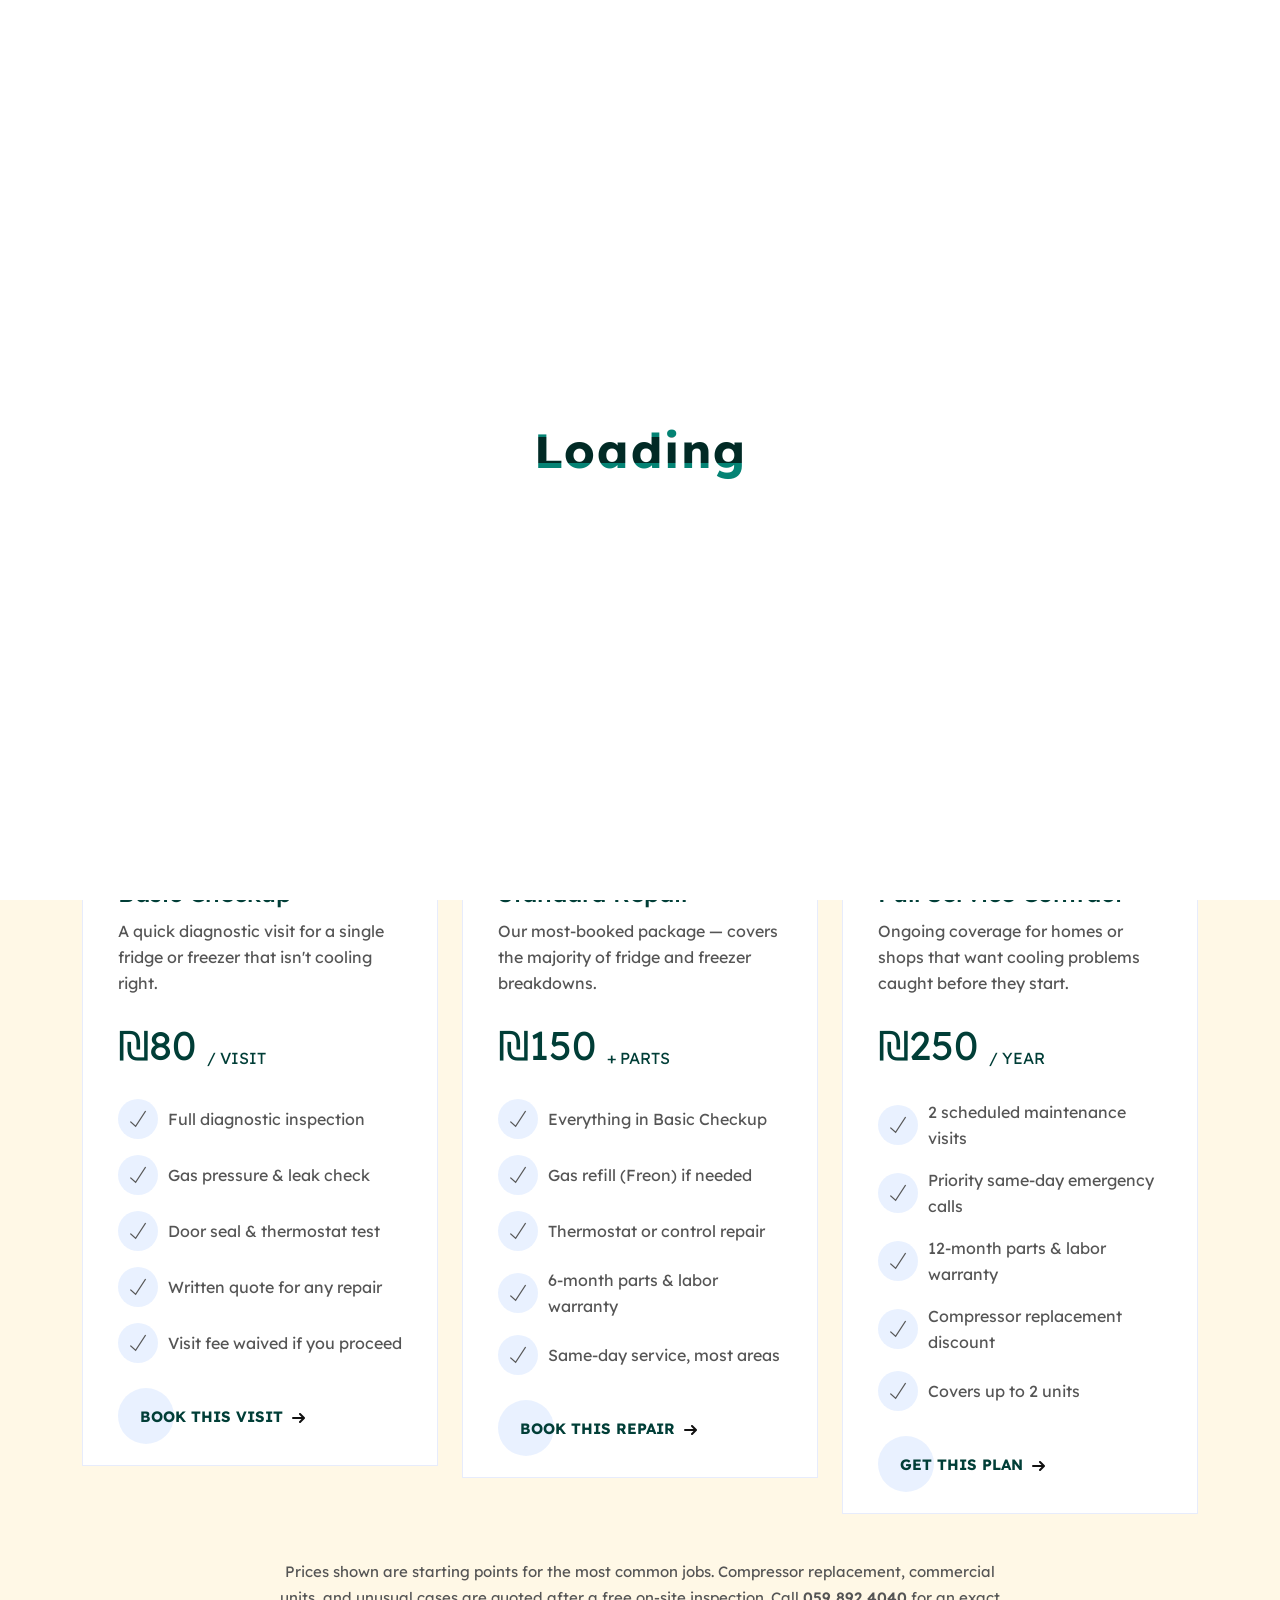
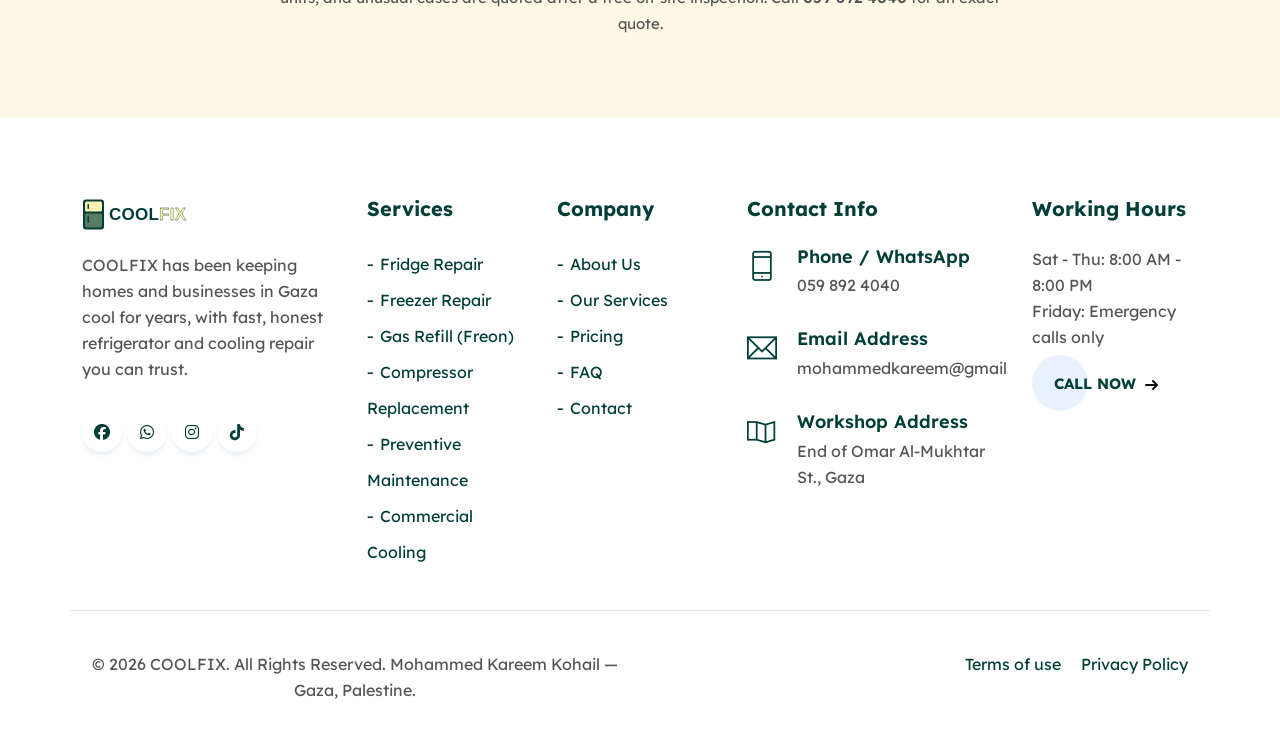
<file: pricing.html>
<!DOCTYPE html>
<html lang="en">

<head>
	<!-- Meta -->
	<meta charset="utf-8">
	<meta http-equiv="X-UA-Compatible" content="IE=edge">
	<meta name="viewport" content="width=device-width, initial-scale=1">
	<!-- The above 3 meta tags *must* come first in the head; any other head content must come *after* these tags -->
	<meta name="description"
		content="Clear, upfront pricing for refrigerator and freezer repair, gas refill, and maintenance packages from COOLFIX.">
	<meta name="keywords"
		content="refrigerator repair, fridge repair, refrigeration maintenance, cooling technician, Gaza appliance repair, freezer repair, AC repair, COOLFIX">
	<meta name="author" content="COOLFIX">
	<!-- SITE TITLE -->
	<title>Pricing - COOLFIX</title>
	<!-- Latest Bootstrap min CSS -->
	<link rel="stylesheet" href="assets/bootstrap/css/bootstrap.min.css">
	<!-- Google Font -->
	<link href="https://fonts.googleapis.com/css2?family=Lexend:wght@300;400;500;600;700&display=swap" rel="stylesheet">
	<!-- Font Awesome CSS -->
	<link rel="stylesheet" href="assets/webfonts/themify-icons.css">
	<!-- All Min Css -->
	<link rel="stylesheet" href="assets/css/all.min.css">
	<link rel="stylesheet" href="assets/css/fontawesome.min.css">
	<!--- owl carousel Css-->
	<link rel="stylesheet" href="assets/owlcarousel/css/owl.carousel.css">
	<link rel="stylesheet" href="assets/owlcarousel/css/owl.theme.css">
	<!-- MAGNIFIC CSS -->
	<link rel="stylesheet" href="assets/css/magnific-popup.css">
	<!--jquery-simple-mobilemenu Css-->
	<link rel="stylesheet" href="assets/css/jquery-simple-mobilemenu.css">
	<!-- animate CSS -->
	<link rel="stylesheet" href="assets/css/animate.css">
	<!-- Style CSS -->
	<link rel="stylesheet" href="assets/css/style.css">
	<link rel="icon" type="image/svg+xml" href="assets/images/brand/logo.svg">
	<!-- HTML5 shim and Respond.js IE8 support of HTML5 elements and media queries -->
	<!-- WARNING: Respond.js doesn't work if you view the page via file:// -->
	<!--[if lt IE 9]>
		  <script src="https://oss.maxcdn.com/html5shiv/3.7.2/html5shiv.min.js"></script>
		  <script src="https://oss.maxcdn.com/respond/1.4.2/respond.min.js"></script>
		<![endif]-->
</head>

<body>

	<!-- START PRELOADER -->
	<div class="preloaders">
		<span class="loader">Loading</span>
	</div>
	<!-- END PRELOADER -->

	<!-- START TOP HEADER CLASS -->
	<div class="top_header_banner">
		<!-- START LOGO WITH CONTACT -->
		<section class="logo-contact">
			<div class="container">
				<div class="row">
					<div class="col-lg-3 col-md-4 col-sm-6 col-xs-12">
						<div class="single-top-contact">
							<i class="ti-mobile"></i>
							<h4><a href="tel:+970598924040">059 892 4040</a></h4>
						</div>
					</div><!--- END COL -->
					<div class="col-lg-3 col-md-4 col-sm-6 col-xs-12">
						<div class="single-top-contact">
							<i class="ti-email"></i>
							<h4><a href="mailto:mohammedkareem@gmail.com">mohammedkareem@gmail.com</a></h4>
						</div>
					</div><!--- END COL -->
					<div class="col-lg-3 col-md-4 col-sm-6 col-xs-12">
						<div class="single-top-contact">
							<i class="ti-alarm-clock"></i>
							<h4>Sat to Thu: 8am - 8pm</h4>
						</div>
					</div><!--- END COL -->
					<div class="col-lg-3 col-md-4 col-sm-6 col-xs-12">
						<div class="top_social_profile">
							<ul>
								<li><a href="https://www.facebook.com/profile.php?id=100010037628573&locale=ar_AR"
										class="top_f_facebook"><i class="fa-brands fa-facebook"></i></a></li>
								<li><a href="https://wa.me/972598924040" class="top_f_twitter"><i
											class="fa-brands fa-whatsapp"></i></a></li>
								<li><a href="https://www.instagram.com/abo______kareem/" class="top_f_instagram"><i
											class="fa-brands fa-instagram"></i></a></li>
								<li><a href="https://www.tiktok.com/@mohammed.zaeim2" class="top_f_linkedin"><i
											class="fa-brands fa-tiktok"></i></a></li>
							</ul>
						</div>
					</div><!--- END COL -->
				</div><!--- END ROW -->
			</div><!--- END CONTAINER -->
		</section>
		<!-- END LOGO WITH CONTACT -->

		<!-- START NAVBAR -->
		<div id="navigation" class="navbar-light bg-faded site-navigation">
			<div class="container">
				<div class="row">
					<div class="col-20 align-self-center">
						<div class="site-logo">
							<a href="index.html"><img src="assets/images/brand/logo.svg" alt="COOLFIX logo"></a>
						</div>
					</div><!--- END Col -->

					<div class="col-60 d-flex">
						<nav id="main-menu">
							<ul>
								<li><a href="index.html">Home</a></li>
								<li><a href="about.html">About Us</a></li>
								<li><a href="services.html">Services</a></li>
								<li><a href="pricing.html">Pricing</a></li>
								<li><a href="faq.html">FAQ</a></li>
								<li><a href="contact.html">Contact</a></li>
							</ul>
						</nav>
					</div><!--- END Col -->

					<div class="col-30 d-none d-xl-block text-end align-self-center">
						<div class="call_to_action">
							<a class="btn_two" href="tel:+970598924040">Call Now <i
									class="fa-solid fa-arrow-right"></i></a>
						</div><!--- END SOCIAL PROFILE -->
					</div><!--- END Col -->

					<ul class="mobile_menu">
						<li><a href="index.html">Home</a></li>
						<li><a href="about.html">About Us</a></li>
						<li><a href="services.html">Services</a></li>
						<li><a href="pricing.html">Pricing</a></li>
						<li><a href="faq.html">FAQ</a></li>
						<li><a href="contact.html">Contact</a></li>
					</ul>
				</div><!--- END ROW -->
			</div><!--- END CONTAINER -->
		</div>
		<!-- END NAVBAR -->
		<!-- START SECTION TOP -->
		<section class="section-top">
			<div class="container">
				<div class="col-lg-10 offset-lg-1 text-center">
					<div class="section-top-title wow fadeInRight" data-wow-duration="1s" data-wow-delay="0.3s"
						data-wow-offset="0">
						<h1>Pricing</h1>
						<ul>
							<li><a href="index.html">Home</a></li>
							<li> / Pricing</li>
						</ul>
					</div><!-- //.HERO-TEXT -->
				</div><!--- END COL -->
			</div><!--- END CONTAINER -->
		</section>
		<!-- END SECTION TOP -->
	</div><!-- END  TOP HEADER CLASS -->

	<!-- START Pricing -->
	<div class="pricing-area section-padding">
		<div class="container">
			<div class="section-title text-center" data-cue="slideInUp">
				<h4>Clear, Upfront Pricing</h4>
				<h1>Choose the Service Package You Need.</h1>
			</div>
			<div class="row justify-content-center" data-cues="fadeIn">
				<div class="col-lg-4 col-md-6">
					<div class="single-pricing-card">
						<h3>Basic Checkup</h3>
						<p>A quick diagnostic visit for a single fridge or freezer that isn't cooling right.</p>
						<h1>₪80 <sub>/ VISIT</sub></h1>
						<ul class="list-unstyled ps-0 list">
							<li class="d-flex align-items-center">
								<i class="ti-check"></i>
								Full diagnostic inspection
							</li>
							<li class="d-flex align-items-center">
								<i class="ti-check"></i>
								Gas pressure &amp; leak check
							</li>
							<li class="d-flex align-items-center">
								<i class="ti-check"></i>
								Door seal &amp; thermostat test
							</li>
							<li class="d-flex align-items-center">
								<i class="ti-check"></i>
								Written quote for any repair
							</li>
							<li class="d-flex align-items-center">
								<i class="ti-check"></i>
								Visit fee waived if you proceed
							</li>
						</ul>
						<a href="contact.html" class="cta"><span>Book This Visit</span>
							<svg width="13px" height="10px" viewBox="0 0 13 10">
								<path d="M1,5 L11,5"></path>
								<polyline points="8 1 12 5 8 9"></polyline>
							</svg>
						</a>
					</div>
				</div>
				<div class="col-lg-4 col-md-6">
					<div class="single-pricing-card">
						<h3>Standard Repair</h3>
						<p>Our most-booked package — covers the majority of fridge and freezer breakdowns.</p>
						<h1>₪150 <sub>+ PARTS</sub></h1>
						<ul class="list-unstyled ps-0 list">
							<li class="d-flex align-items-center">
								<i class="ti-check"></i>
								Everything in Basic Checkup
							</li>
							<li class="d-flex align-items-center">
								<i class="ti-check"></i>
								Gas refill (Freon) if needed
							</li>
							<li class="d-flex align-items-center">
								<i class="ti-check"></i>
								Thermostat or control repair
							</li>
							<li class="d-flex align-items-center">
								<i class="ti-check"></i>
								6-month parts &amp; labor warranty
							</li>
							<li class="d-flex align-items-center">
								<i class="ti-check"></i>
								Same-day service, most areas
							</li>
						</ul>
						<a href="contact.html" class="cta"><span>Book This Repair</span>
							<svg width="13px" height="10px" viewBox="0 0 13 10">
								<path d="M1,5 L11,5"></path>
								<polyline points="8 1 12 5 8 9"></polyline>
							</svg>
						</a>
					</div>
				</div>
				<div class="col-lg-4 col-md-6">
					<div class="single-pricing-card">
						<h3>Full Service Contract</h3>
						<p>Ongoing coverage for homes or shops that want cooling problems caught before they start.</p>
						<h1>₪250 <sub>/ YEAR</sub></h1>
						<ul class="list-unstyled ps-0 list">
							<li class="d-flex align-items-center">
								<i class="ti-check"></i>
								2 scheduled maintenance visits
							</li>
							<li class="d-flex align-items-center">
								<i class="ti-check"></i>
								Priority same-day emergency calls
							</li>
							<li class="d-flex align-items-center">
								<i class="ti-check"></i>
								12-month parts &amp; labor warranty
							</li>
							<li class="d-flex align-items-center">
								<i class="ti-check"></i>
								Compressor replacement discount
							</li>
							<li class="d-flex align-items-center">
								<i class="ti-check"></i>
								Covers up to 2 units
							</li>
						</ul>
						<a href="contact.html" class="cta"><span>Get This Plan</span>
							<svg width="13px" height="10px" viewBox="0 0 13 10">
								<path d="M1,5 L11,5"></path>
								<polyline points="8 1 12 5 8 9"></polyline>
							</svg>
						</a>
					</div>
				</div>
			</div>
			<div class="row justify-content-center">
				<div class="col-lg-8 text-center" style="margin-top:20px;">
					<p style="font-size:15px;color:#555;">Prices shown are starting points for the most common jobs.
						Compressor replacement, commercial units, and unusual cases are quoted after a free on-site
						inspection. Call <strong>059 892 4040</strong> for an exact quote.</p>
				</div>
			</div>
		</div>
	</div>
	<!-- END Pricing -->

	<!-- START FOOTER -->
	<div class="footer section-padding">
		<div class="container">
			<div class="row">
				<div class="col-lg-3 col-sm-6 col-xs-12">
					<div class="single_footer">
						<a href="index.html"><img src="assets/images/brand/logo.svg" alt="COOLFIX"></a>
						<p>COOLFIX has been keeping homes and businesses in Gaza cool for years, with fast, honest
							refrigerator and cooling repair you can trust.</p>
					</div>
					<div class="foot_social">
						<ul>
							<li><a href="https://www.facebook.com/profile.php?id=100010037628573&locale=ar_AR"
									class="top_f_facebook"><i class="fa-brands fa-facebook"></i></a></li>
							<li><a href="https://wa.me/972598924040" class="top_f_twitter"><i
										class="fa-brands fa-whatsapp"></i></a></li>
							<li><a href="https://www.instagram.com/abo______kareem/" class="top_f_instagram"><i
										class="fa-brands fa-instagram"></i></a></li>
							<li><a href="https://www.tiktok.com/@mohammed.zaeim2" class="top_f_linkedin"><i
										class="fa-brands fa-tiktok"></i></a></li>
						</ul>
					</div>
				</div><!--- END COL -->
				<div class="col-lg-2 col-sm-6 col-xs-12">
					<div class="single_footer">
						<h4>Services</h4>
						<ul>
							<li><a href="services.html">Fridge Repair</a></li>
							<li><a href="services.html">Freezer Repair</a></li>
							<li><a href="services.html">Gas Refill (Freon)</a></li>
							<li><a href="services.html">Compressor Replacement</a></li>
							<li><a href="services.html">Preventive Maintenance</a></li>
							<li><a href="services.html">Commercial Cooling</a></li>
						</ul>
					</div>
				</div><!--- END COL -->
				<div class="col-lg-2 col-sm-6 col-xs-12">
					<div class="single_footer">
						<h4>Company</h4>
						<ul>
							<li><a href="about.html">About Us</a></li>
							<li><a href="services.html">Our Services</a></li>
							<li><a href="pricing.html">Pricing</a></li>
							<li><a href="faq.html">FAQ</a></li>
							<li><a href="contact.html">Contact</a></li>
						</ul>
					</div>
				</div><!--- END COL -->
				<div class="col-lg-3 col-sm-6 col-xs-12">
					<div class="single_footer">
						<h4>Contact Info</h4>
						<div class="sf_contact">
							<span class="ti-mobile"></span>
							<h3>Phone / WhatsApp</h3>
							<p>059 892 4040</p>
						</div>
						<div class="sf_contact">
							<span class="ti-email"></span>
							<h3>Email Address</h3>
							<p>mohammedkareem@gmail.com</p>
						</div>
						<div class="sf_contact">
							<span class="ti-map"></span>
							<h3>Workshop Address</h3>
							<p>End of Omar Al-Mukhtar St., Gaza</p>
						</div>
					</div>
				</div><!--- END COL -->
				<div class="col-lg-2 col-sm-6 col-xs-12">
					<div class="single_footer">
						<h4>Working Hours</h4>
						<ul>
							<li>Sat - Thu: 8:00 AM - 8:00 PM</li>
							<li>Friday: Emergency calls only</li>
						</ul>
						<div class="cta_two" style="margin-top:20px;">
							<a href="tel:+970598924040" class="cta"><span>Call Now</span>
								<svg width="13px" height="10px" viewBox="0 0 13 10">
									<path d="M1,5 L11,5"></path>
									<polyline points="8 1 12 5 8 9"></polyline>
								</svg>
							</a>
						</div>
					</div>
				</div><!--- END COL -->
			</div><!--- END ROW -->
			<div class="row fc">
				<div class="col-lg-6 col-sm-6 col-xs-12">
					<div class="footer_copyright">
						<p>&copy; 2026 COOLFIX. All Rights Reserved. Mohammed Kareem Kohail — Gaza, Palestine.</p>
					</div>
				</div>
				<div class="col-lg-6 col-sm-6 col-xs-12">
					<div class="footer_menu">
						<ul>
							<li><a href="#">Terms of use</a></li>
							<li><a href="#">Privacy Policy</a></li>
						</ul>
					</div>
				</div><!-- END COL -->
			</div>
		</div><!--- END CONTAINER -->
	</div>
	<!-- END FOOTER -->

	<!-- Latest jQuery -->
	<script src="assets/js/jquery-1.12.4.min.js"></script>
	<!-- Latest compiled and minified Bootstrap -->
	<script src="assets/bootstrap/js/bootstrap.min.js"></script>
	<!-- owl-carousel min js  -->
	<script src="assets/owlcarousel/js/owl.carousel.min.js"></script>
	<!-- jquery-simple-mobilemenu.min -->
	<script src="assets/js/jquery-simple-mobilemenu.js"></script>
	<!-- magnific-popup js -->
	<script src="assets/js/jquery.magnific-popup.min.js"></script>
	<!-- jquery mixitup min js -->
	<script src="assets/js/jquery.mixitup.js"></script>
	<!-- GSAP AND LOCOMOTIV JS-->
	<script src="assets/js/gsap.min.js"></script>
	<script src="assets/js/ScrollTrigger.min.js"></script>
	<script src="assets/js/lenis.js"></script>
	<!-- scrolltopcontrol js -->
	<script src="assets/js/scrolltopcontrol.js"></script>
	<!-- jquery inview js -->
	<script src="assets/js/jquery.inview.min.js"></script>
	<!-- WOW - Reveal Animations When You Scroll -->
	<script src="assets/js/wow.min.js"></script>
	<!-- scripts js -->
	<script src="assets/js/scripts.js"></script>
</body>

</html>
</file>
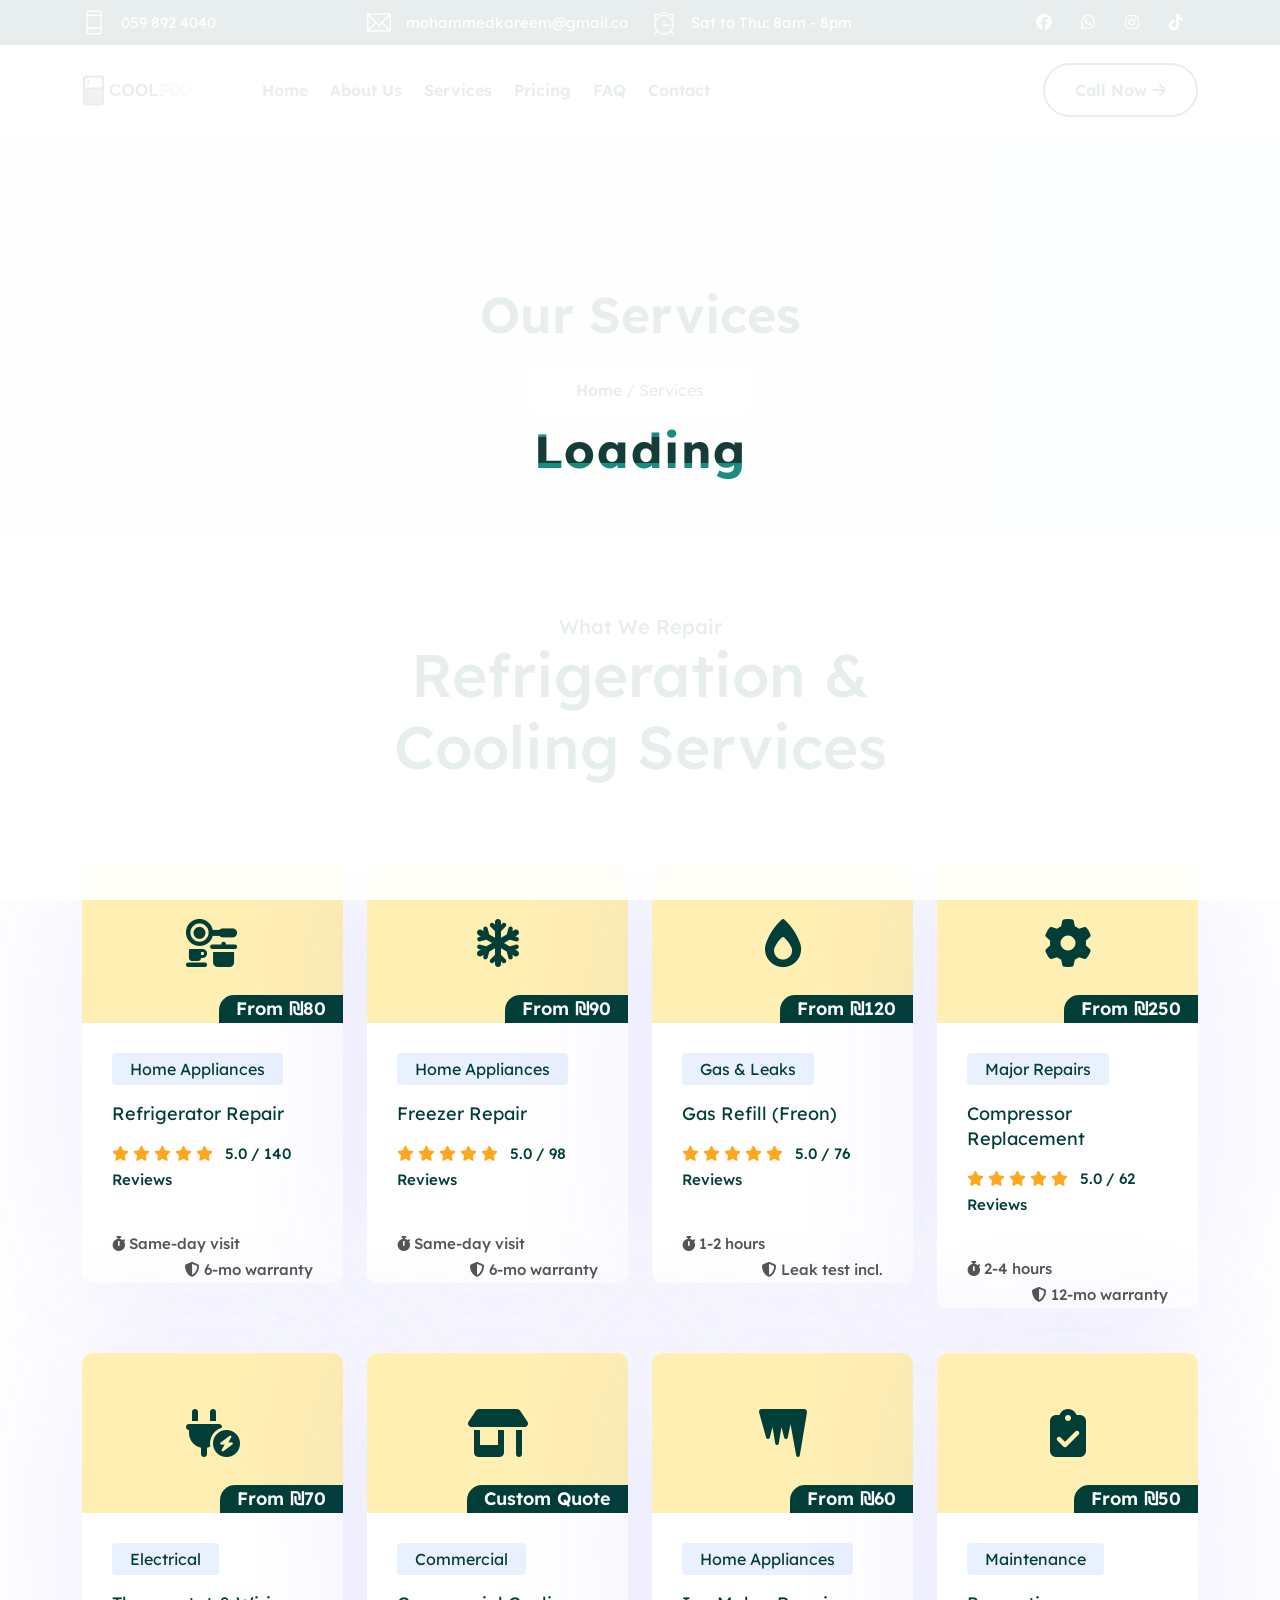
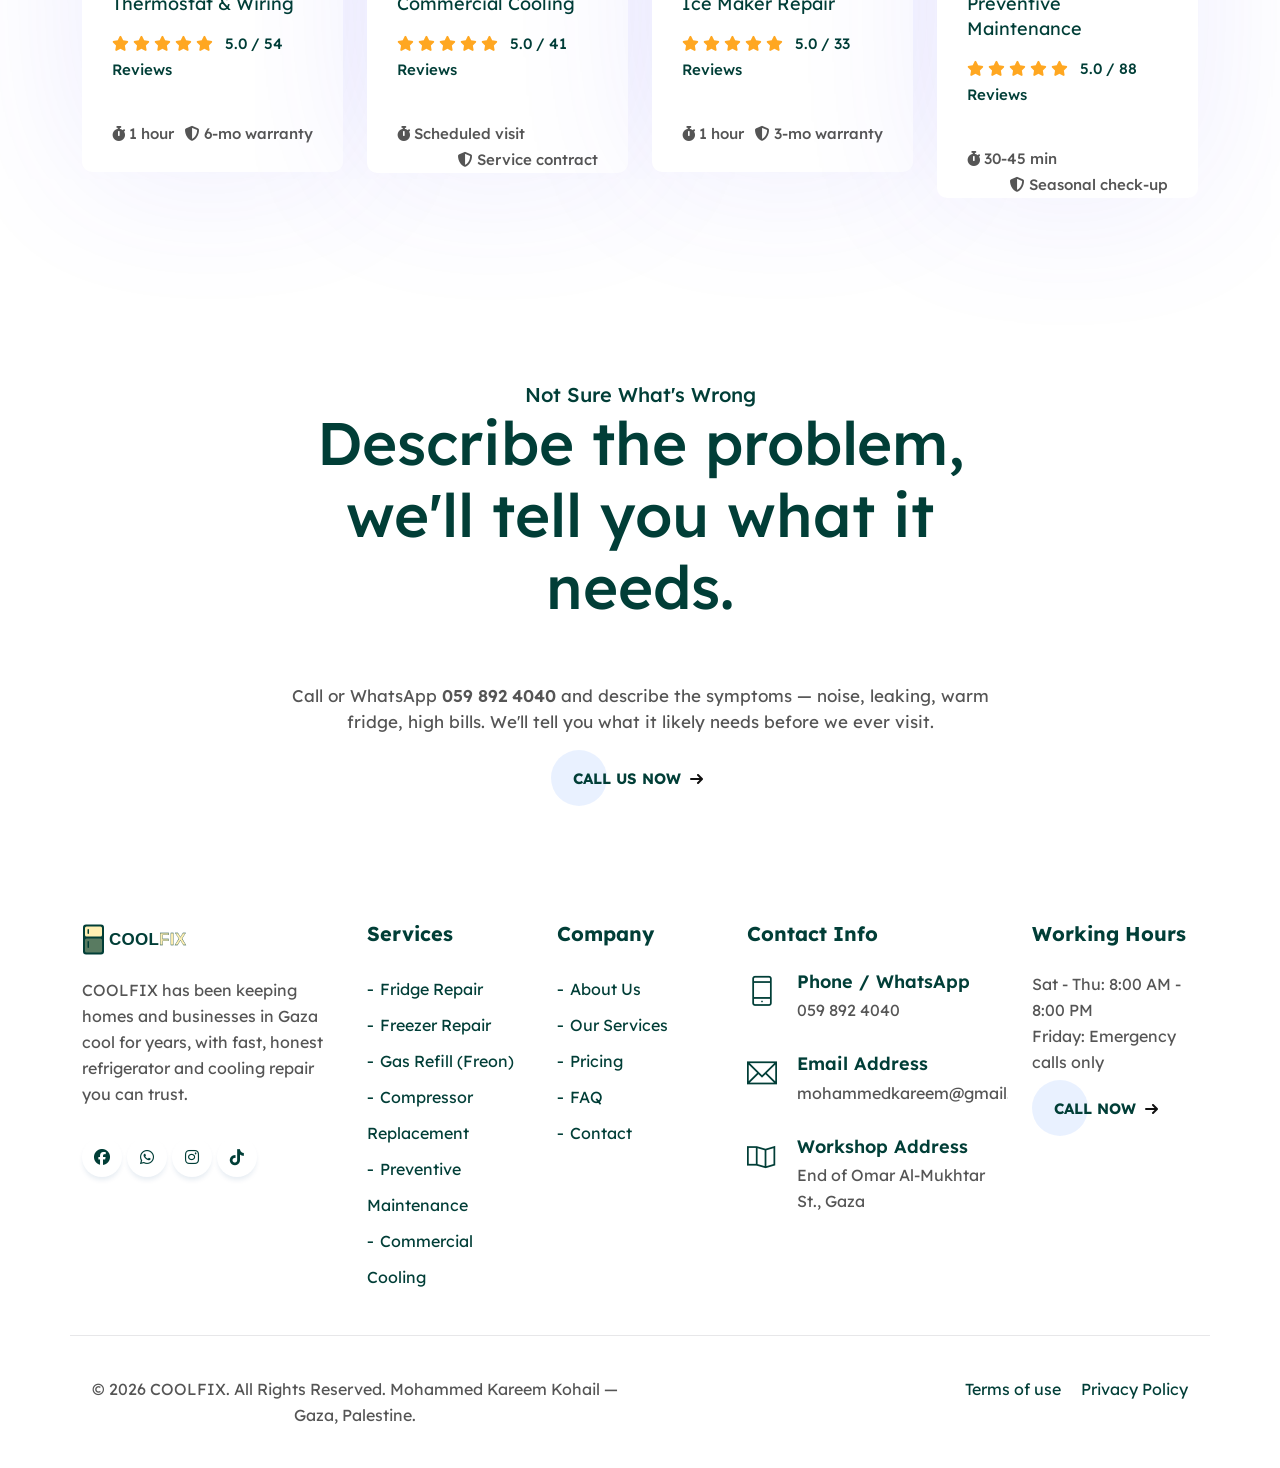
<file: services.html>
<!DOCTYPE html>
<html lang="en">

<head>
	<!-- Meta -->
	<meta charset="utf-8">
	<meta http-equiv="X-UA-Compatible" content="IE=edge">
	<meta name="viewport" content="width=device-width, initial-scale=1">
	<!-- The above 3 meta tags *must* come first in the head; any other head content must come *after* these tags -->
	<meta name="description"
		content="Refrigerator, freezer, and cooling repair services offered by COOLFIX in Gaza, with upfront pricing and warranty.">
	<meta name="keywords"
		content="refrigerator repair, fridge repair, refrigeration maintenance, cooling technician, Gaza appliance repair, freezer repair, AC repair, COOLFIX">
	<meta name="author" content="COOLFIX">
	<!-- SITE TITLE -->
	<title>Services - COOLFIX</title>
	<!-- Latest Bootstrap min CSS -->
	<link rel="stylesheet" href="assets/bootstrap/css/bootstrap.min.css">
	<!-- Google Font -->
	<link href="https://fonts.googleapis.com/css2?family=Lexend:wght@300;400;500;600;700&display=swap" rel="stylesheet">
	<!-- Font Awesome CSS -->
	<link rel="stylesheet" href="assets/webfonts/themify-icons.css">
	<!-- All Min Css -->
	<link rel="stylesheet" href="assets/css/all.min.css">
	<link rel="stylesheet" href="assets/css/fontawesome.min.css">
	<!--- owl carousel Css-->
	<link rel="stylesheet" href="assets/owlcarousel/css/owl.carousel.css">
	<link rel="stylesheet" href="assets/owlcarousel/css/owl.theme.css">
	<!-- MAGNIFIC CSS -->
	<link rel="stylesheet" href="assets/css/magnific-popup.css">
	<!--jquery-simple-mobilemenu Css-->
	<link rel="stylesheet" href="assets/css/jquery-simple-mobilemenu.css">
	<!-- animate CSS -->
	<link rel="stylesheet" href="assets/css/animate.css">
	<!-- Style CSS -->
	<link rel="stylesheet" href="assets/css/style.css">
	<link rel="icon" type="image/svg+xml" href="assets/images/brand/logo.svg">
	<!-- HTML5 shim and Respond.js IE8 support of HTML5 elements and media queries -->
	<!-- WARNING: Respond.js doesn't work if you view the page via file:// -->
	<!--[if lt IE 9]>
		  <script src="https://oss.maxcdn.com/html5shiv/3.7.2/html5shiv.min.js"></script>
		  <script src="https://oss.maxcdn.com/respond/1.4.2/respond.min.js"></script>
		<![endif]-->
</head>

<body>

	<!-- START PRELOADER -->
	<div class="preloaders">
		<span class="loader">Loading</span>
	</div>
	<!-- END PRELOADER -->

	<!-- START TOP HEADER CLASS -->
	<div class="top_header_banner">
		<!-- START LOGO WITH CONTACT -->
		<section class="logo-contact">
			<div class="container">
				<div class="row">
					<div class="col-lg-3 col-md-4 col-sm-6 col-xs-12">
						<div class="single-top-contact">
							<i class="ti-mobile"></i>
							<h4><a href="tel:+970598924040">059 892 4040</a></h4>
						</div>
					</div><!--- END COL -->
					<div class="col-lg-3 col-md-4 col-sm-6 col-xs-12">
						<div class="single-top-contact">
							<i class="ti-email"></i>
							<h4><a href="mailto:mohammedkareem@gmail.com">mohammedkareem@gmail.com</a></h4>
						</div>
					</div><!--- END COL -->
					<div class="col-lg-3 col-md-4 col-sm-6 col-xs-12">
						<div class="single-top-contact">
							<i class="ti-alarm-clock"></i>
							<h4>Sat to Thu: 8am - 8pm</h4>
						</div>
					</div><!--- END COL -->
					<div class="col-lg-3 col-md-4 col-sm-6 col-xs-12">
						<div class="top_social_profile">
							<ul>
								<li><a href="https://www.facebook.com/profile.php?id=100010037628573&locale=ar_AR"
										class="top_f_facebook"><i class="fa-brands fa-facebook"></i></a></li>
								<li><a href="https://wa.me/972598924040" class="top_f_twitter"><i
											class="fa-brands fa-whatsapp"></i></a></li>
								<li><a href="https://www.instagram.com/abo______kareem/" class="top_f_instagram"><i
											class="fa-brands fa-instagram"></i></a></li>
								<li><a href="https://www.tiktok.com/@mohammed.zaeim2" class="top_f_linkedin"><i
											class="fa-brands fa-tiktok"></i></a></li>
							</ul>
						</div>
					</div><!--- END COL -->
				</div><!--- END ROW -->
			</div><!--- END CONTAINER -->
		</section>
		<!-- END LOGO WITH CONTACT -->

		<!-- START NAVBAR -->
		<div id="navigation" class="navbar-light bg-faded site-navigation">
			<div class="container">
				<div class="row">
					<div class="col-20 align-self-center">
						<div class="site-logo">
							<a href="index.html"><img src="assets/images/brand/logo.svg" alt="COOLFIX logo"></a>
						</div>
					</div><!--- END Col -->

					<div class="col-60 d-flex">
						<nav id="main-menu">
							<ul>
								<li><a href="index.html">Home</a></li>
								<li><a href="about.html">About Us</a></li>
								<li><a href="services.html">Services</a></li>
								<li><a href="pricing.html">Pricing</a></li>
								<li><a href="faq.html">FAQ</a></li>
								<li><a href="contact.html">Contact</a></li>
							</ul>
						</nav>
					</div><!--- END Col -->

					<div class="col-30 d-none d-xl-block text-end align-self-center">
						<div class="call_to_action">
							<a class="btn_two" href="tel:+970598924040">Call Now <i
									class="fa-solid fa-arrow-right"></i></a>
						</div><!--- END SOCIAL PROFILE -->
					</div><!--- END Col -->

					<ul class="mobile_menu">
						<li><a href="index.html">Home</a></li>
						<li><a href="about.html">About Us</a></li>
						<li><a href="services.html">Services</a></li>
						<li><a href="pricing.html">Pricing</a></li>
						<li><a href="faq.html">FAQ</a></li>
						<li><a href="contact.html">Contact</a></li>
					</ul>
				</div><!--- END ROW -->
			</div><!--- END CONTAINER -->
		</div>
		<!-- END NAVBAR -->
		<!-- START SECTION TOP -->
		<section class="section-top">
			<div class="container">
				<div class="col-lg-10 offset-lg-1 text-center">
					<div class="section-top-title wow fadeInRight" data-wow-duration="1s" data-wow-delay="0.3s"
						data-wow-offset="0">
						<h1>Our Services</h1>
						<ul>
							<li><a href="index.html">Home</a></li>
							<li> / Services</li>
						</ul>
					</div><!-- //.HERO-TEXT -->
				</div><!--- END COL -->
			</div><!--- END CONTAINER -->
		</section>
		<!-- END SECTION TOP -->
	</div><!-- END  TOP HEADER CLASS -->

	<!--START SERVICES -->
	<div class="best-course section-padding">
		<div class="container">
			<div class="section-title">
				<h4>What We Repair</h4>
				<h1>Refrigeration &amp; Cooling Services</h1>
			</div>
			<div class="course-list row wow fadeIn">

				<div class="col-xl-3 col-lg-4 col-md-6 col-12">
					<div class="course-item d-flex">
						<div class="course-inner">
							<div class="course-img">
								<div class="course-img-icon"><i class="fa-solid fa-kitchen-set fa-3x"></i></div>
								<div class="course-price">From ₪80</div>
							</div>
							<div class="course-content">
								<div class="ccategory">
									<a href="#">Home Appliances</a>
								</div>
								<h3><a href="#">Refrigerator Repair</a></h3>
								<div class="crating">
									<i class="fa-solid fa-star"></i>
									<i class="fa-solid fa-star"></i>
									<i class="fa-solid fa-star"></i>
									<i class="fa-solid fa-star"></i>
									<i class="fa-solid fa-star"></i>
									<span>5.0 / 140 Reviews</span>
								</div>
								<div class="cmeta">
									<span><i class="fa-solid fa-stopwatch"></i> Same-day visit</span>
									<span class="cmtime"><i class="fa-solid fa-shield-halved"></i> 6-mo warranty</span>
								</div>
							</div>
						</div>
						<div class="course-hover align-self-center">
							<h3><a href="#">Refrigerator Repair</a></h3>
							<p>Diagnosis and repair for cooling failures, unusual noise, leaks, and doors that won't
								seal properly.</p>
							<a href="contact.html">Book This Service</a>
						</div>
					</div>
				</div><!--- END COL -->

				<div class="col-xl-3 col-lg-4 col-md-6 col-12">
					<div class="course-item d-flex">
						<div class="course-inner">
							<div class="course-img">
								<div class="course-img-icon"><i class="fa-solid fa-snowflake fa-3x"></i></div>
								<div class="course-price">From ₪90</div>
							</div>
							<div class="course-content">
								<div class="ccategory">
									<a href="#">Home Appliances</a>
								</div>
								<h3><a href="#">Freezer Repair</a></h3>
								<div class="crating">
									<i class="fa-solid fa-star"></i>
									<i class="fa-solid fa-star"></i>
									<i class="fa-solid fa-star"></i>
									<i class="fa-solid fa-star"></i>
									<i class="fa-solid fa-star"></i>
									<span>5.0 / 98 Reviews</span>
								</div>
								<div class="cmeta">
									<span><i class="fa-solid fa-stopwatch"></i> Same-day visit</span>
									<span class="cmtime"><i class="fa-solid fa-shield-halved"></i> 6-mo warranty</span>
								</div>
							</div>
						</div>
						<div class="course-hover align-self-center">
							<h3><a href="#">Freezer Repair</a></h3>
							<p>Chest and upright freezer repairs — frost build-up, weak freezing, and door seal
								replacement.</p>
							<a href="contact.html">Book This Service</a>
						</div>
					</div>
				</div><!--- END COL -->

				<div class="col-xl-3 col-lg-4 col-md-6 col-12">
					<div class="course-item d-flex">
						<div class="course-inner">
							<div class="course-img">
								<div class="course-img-icon"><i class="fa-solid fa-fire-flame-simple fa-3x"></i></div>
								<div class="course-price">From ₪120</div>
							</div>
							<div class="course-content">
								<div class="ccategory">
									<a href="#">Gas &amp; Leaks</a>
								</div>
								<h3><a href="#">Gas Refill (Freon)</a></h3>
								<div class="crating">
									<i class="fa-solid fa-star"></i>
									<i class="fa-solid fa-star"></i>
									<i class="fa-solid fa-star"></i>
									<i class="fa-solid fa-star"></i>
									<i class="fa-solid fa-star"></i>
									<span>5.0 / 76 Reviews</span>
								</div>
								<div class="cmeta">
									<span><i class="fa-solid fa-stopwatch"></i> 1-2 hours</span>
									<span class="cmtime"><i class="fa-solid fa-shield-halved"></i> Leak test
										incl.</span>
								</div>
							</div>
						</div>
						<div class="course-hover align-self-center">
							<h3><a href="#">Gas Refill (Freon)</a></h3>
							<p>Full leak detection, repair, and refrigerant gas refill to bring cooling back to full
								strength.</p>
							<a href="contact.html">Book This Service</a>
						</div>
					</div>
				</div><!--- END COL -->

				<div class="col-xl-3 col-lg-4 col-md-6 col-12">
					<div class="course-item d-flex">
						<div class="course-inner">
							<div class="course-img">
								<div class="course-img-icon"><i class="fa-solid fa-gear fa-3x"></i></div>
								<div class="course-price">From ₪250</div>
							</div>
							<div class="course-content">
								<div class="ccategory">
									<a href="#">Major Repairs</a>
								</div>
								<h3><a href="#">Compressor Replacement</a></h3>
								<div class="crating">
									<i class="fa-solid fa-star"></i>
									<i class="fa-solid fa-star"></i>
									<i class="fa-solid fa-star"></i>
									<i class="fa-solid fa-star"></i>
									<i class="fa-solid fa-star"></i>
									<span>5.0 / 62 Reviews</span>
								</div>
								<div class="cmeta">
									<span><i class="fa-solid fa-stopwatch"></i> 2-4 hours</span>
									<span class="cmtime"><i class="fa-solid fa-shield-halved"></i> 12-mo warranty</span>
								</div>
							</div>
						</div>
						<div class="course-hover align-self-center">
							<h3><a href="#">Compressor Replacement</a></h3>
							<p>Genuine replacement compressors fitted and tested for units that won't cool at all.</p>
							<a href="contact.html">Book This Service</a>
						</div>
					</div>
				</div><!--- END COL -->

				<div class="col-xl-3 col-lg-4 col-md-6 col-12">
					<div class="course-item d-flex">
						<div class="course-inner">
							<div class="course-img">
								<div class="course-img-icon"><i class="fa-solid fa-plug-circle-bolt fa-3x"></i></div>
								<div class="course-price">From ₪70</div>
							</div>
							<div class="course-content">
								<div class="ccategory">
									<a href="#">Electrical</a>
								</div>
								<h3><a href="#">Thermostat &amp; Wiring</a></h3>
								<div class="crating">
									<i class="fa-solid fa-star"></i>
									<i class="fa-solid fa-star"></i>
									<i class="fa-solid fa-star"></i>
									<i class="fa-solid fa-star"></i>
									<i class="fa-solid fa-star"></i>
									<span>5.0 / 54 Reviews</span>
								</div>
								<div class="cmeta">
									<span><i class="fa-solid fa-stopwatch"></i> 1 hour</span>
									<span class="cmtime"><i class="fa-solid fa-shield-halved"></i> 6-mo warranty</span>
								</div>
							</div>
						</div>
						<div class="course-hover align-self-center">
							<h3><a href="#">Thermostat &amp; Wiring</a></h3>
							<p>Control board diagnostics, thermostat replacement, and electrical fault-finding.</p>
							<a href="contact.html">Book This Service</a>
						</div>
					</div>
				</div><!--- END COL -->

				<div class="col-xl-3 col-lg-4 col-md-6 col-12">
					<div class="course-item d-flex">
						<div class="course-inner">
							<div class="course-img">
								<div class="course-img-icon"><i class="fa-solid fa-shop fa-3x"></i></div>
								<div class="course-price">Custom Quote</div>
							</div>
							<div class="course-content">
								<div class="ccategory">
									<a href="#">Commercial</a>
								</div>
								<h3><a href="#">Commercial Cooling</a></h3>
								<div class="crating">
									<i class="fa-solid fa-star"></i>
									<i class="fa-solid fa-star"></i>
									<i class="fa-solid fa-star"></i>
									<i class="fa-solid fa-star"></i>
									<i class="fa-solid fa-star"></i>
									<span>5.0 / 41 Reviews</span>
								</div>
								<div class="cmeta">
									<span><i class="fa-solid fa-stopwatch"></i> Scheduled visit</span>
									<span class="cmtime"><i class="fa-solid fa-shield-halved"></i> Service
										contract</span>
								</div>
							</div>
						</div>
						<div class="course-hover align-self-center">
							<h3><a href="#">Commercial Cooling</a></h3>
							<p>Display fridges, walk-in coolers, and cooling systems for shops, restaurants and clinics.
							</p>
							<a href="contact.html">Book This Service</a>
						</div>
					</div>
				</div><!--- END COL -->

				<div class="col-xl-3 col-lg-4 col-md-6 col-12">
					<div class="course-item d-flex">
						<div class="course-inner">
							<div class="course-img">
								<div class="course-img-icon"><i class="fa-solid fa-icicles fa-3x"></i></div>
								<div class="course-price">From ₪60</div>
							</div>
							<div class="course-content">
								<div class="ccategory">
									<a href="#">Home Appliances</a>
								</div>
								<h3><a href="#">Ice Maker Repair</a></h3>
								<div class="crating">
									<i class="fa-solid fa-star"></i>
									<i class="fa-solid fa-star"></i>
									<i class="fa-solid fa-star"></i>
									<i class="fa-solid fa-star"></i>
									<i class="fa-solid fa-star"></i>
									<span>5.0 / 33 Reviews</span>
								</div>
								<div class="cmeta">
									<span><i class="fa-solid fa-stopwatch"></i> 1 hour</span>
									<span class="cmtime"><i class="fa-solid fa-shield-halved"></i> 3-mo warranty</span>
								</div>
							</div>
						</div>
						<div class="course-hover align-self-center">
							<h3><a href="#">Ice Maker Repair</a></h3>
							<p>Built-in and standalone ice maker repairs — jams, leaks, and units that won't make ice.
							</p>
							<a href="contact.html">Book This Service</a>
						</div>
					</div>
				</div><!--- END COL -->

				<div class="col-xl-3 col-lg-4 col-md-6 col-12">
					<div class="course-item d-flex">
						<div class="course-inner">
							<div class="course-img">
								<div class="course-img-icon"><i class="fa-solid fa-clipboard-check fa-3x"></i></div>
								<div class="course-price">From ₪50</div>
							</div>
							<div class="course-content">
								<div class="ccategory">
									<a href="#">Maintenance</a>
								</div>
								<h3><a href="#">Preventive Maintenance</a></h3>
								<div class="crating">
									<i class="fa-solid fa-star"></i>
									<i class="fa-solid fa-star"></i>
									<i class="fa-solid fa-star"></i>
									<i class="fa-solid fa-star"></i>
									<i class="fa-solid fa-star"></i>
									<span>5.0 / 88 Reviews</span>
								</div>
								<div class="cmeta">
									<span><i class="fa-solid fa-stopwatch"></i> 30-45 min</span>
									<span class="cmtime"><i class="fa-solid fa-shield-halved"></i> Seasonal
										check-up</span>
								</div>
							</div>
						</div>
						<div class="course-hover align-self-center">
							<h3><a href="#">Preventive Maintenance</a></h3>
							<p>Coil cleaning, seal checks, and gas-pressure tests to catch problems before they become
								breakdowns.</p>
							<a href="contact.html">Book This Service</a>
						</div>
					</div>
				</div><!--- END COL -->

			</div><!-- END COURSE LIST -->
		</div><!--- END CONTAINER -->
	</div>
	<!--END SERVICES -->

	<!-- START CTA BANNER -->
	<section class="marketing_content_area section-padding">
		<div class="container">
			<div class="section-title text-center">
				<h4>Not Sure What's Wrong</h4>
				<h1>Describe the problem, we'll tell you what it needs.</h1>
			</div>
			<div class="row justify-content-center text-center">
				<div class="col-lg-8">
					<p style="font-size:17px;margin-bottom:30px;">Call or WhatsApp <strong>059 892 4040</strong> and
						describe the symptoms — noise, leaking, warm fridge, high bills. We'll tell you what it likely
						needs before we ever visit.</p>
					<a href="tel:+970598924040" class="cta"><span>Call Us Now</span>
						<svg width="13px" height="10px" viewBox="0 0 13 10">
							<path d="M1,5 L11,5"></path>
							<polyline points="8 1 12 5 8 9"></polyline>
						</svg>
					</a>
				</div>
			</div>
		</div>
	</section>
	<!-- END CTA BANNER -->

	<!-- START FOOTER -->
	<div class="footer section-padding">
		<div class="container">
			<div class="row">
				<div class="col-lg-3 col-sm-6 col-xs-12">
					<div class="single_footer">
						<a href="index.html"><img src="assets/images/brand/logo.svg" alt="COOLFIX"></a>
						<p>COOLFIX has been keeping homes and businesses in Gaza cool for years, with fast, honest
							refrigerator and cooling repair you can trust.</p>
					</div>
					<div class="foot_social">
						<ul>
							<li><a href="https://www.facebook.com/profile.php?id=100010037628573&locale=ar_AR"
									class="top_f_facebook"><i class="fa-brands fa-facebook"></i></a></li>
							<li><a href="https://wa.me/972598924040" class="top_f_twitter"><i
										class="fa-brands fa-whatsapp"></i></a></li>
							<li><a href="https://www.instagram.com/abo______kareem/" class="top_f_instagram"><i
										class="fa-brands fa-instagram"></i></a></li>
							<li><a href="https://www.tiktok.com/@mohammed.zaeim2" class="top_f_linkedin"><i
										class="fa-brands fa-tiktok"></i></a></li>
						</ul>
					</div>
				</div><!--- END COL -->
				<div class="col-lg-2 col-sm-6 col-xs-12">
					<div class="single_footer">
						<h4>Services</h4>
						<ul>
							<li><a href="services.html">Fridge Repair</a></li>
							<li><a href="services.html">Freezer Repair</a></li>
							<li><a href="services.html">Gas Refill (Freon)</a></li>
							<li><a href="services.html">Compressor Replacement</a></li>
							<li><a href="services.html">Preventive Maintenance</a></li>
							<li><a href="services.html">Commercial Cooling</a></li>
						</ul>
					</div>
				</div><!--- END COL -->
				<div class="col-lg-2 col-sm-6 col-xs-12">
					<div class="single_footer">
						<h4>Company</h4>
						<ul>
							<li><a href="about.html">About Us</a></li>
							<li><a href="services.html">Our Services</a></li>
							<li><a href="pricing.html">Pricing</a></li>
							<li><a href="faq.html">FAQ</a></li>
							<li><a href="contact.html">Contact</a></li>
						</ul>
					</div>
				</div><!--- END COL -->
				<div class="col-lg-3 col-sm-6 col-xs-12">
					<div class="single_footer">
						<h4>Contact Info</h4>
						<div class="sf_contact">
							<span class="ti-mobile"></span>
							<h3>Phone / WhatsApp</h3>
							<p>059 892 4040</p>
						</div>
						<div class="sf_contact">
							<span class="ti-email"></span>
							<h3>Email Address</h3>
							<p>mohammedkareem@gmail.com</p>
						</div>
						<div class="sf_contact">
							<span class="ti-map"></span>
							<h3>Workshop Address</h3>
							<p>End of Omar Al-Mukhtar St., Gaza</p>
						</div>
					</div>
				</div><!--- END COL -->
				<div class="col-lg-2 col-sm-6 col-xs-12">
					<div class="single_footer">
						<h4>Working Hours</h4>
						<ul>
							<li>Sat - Thu: 8:00 AM - 8:00 PM</li>
							<li>Friday: Emergency calls only</li>
						</ul>
						<div class="cta_two" style="margin-top:20px;">
							<a href="tel:+970598924040" class="cta"><span>Call Now</span>
								<svg width="13px" height="10px" viewBox="0 0 13 10">
									<path d="M1,5 L11,5"></path>
									<polyline points="8 1 12 5 8 9"></polyline>
								</svg>
							</a>
						</div>
					</div>
				</div><!--- END COL -->
			</div><!--- END ROW -->
			<div class="row fc">
				<div class="col-lg-6 col-sm-6 col-xs-12">
					<div class="footer_copyright">
						<p>&copy; 2026 COOLFIX. All Rights Reserved. Mohammed Kareem Kohail — Gaza, Palestine.</p>
					</div>
				</div>
				<div class="col-lg-6 col-sm-6 col-xs-12">
					<div class="footer_menu">
						<ul>
							<li><a href="#">Terms of use</a></li>
							<li><a href="#">Privacy Policy</a></li>
						</ul>
					</div>
				</div><!-- END COL -->
			</div>
		</div><!--- END CONTAINER -->
	</div>
	<!-- END FOOTER -->

	<!-- Latest jQuery -->
	<script src="assets/js/jquery-1.12.4.min.js"></script>
	<!-- Latest compiled and minified Bootstrap -->
	<script src="assets/bootstrap/js/bootstrap.min.js"></script>
	<!-- owl-carousel min js  -->
	<script src="assets/owlcarousel/js/owl.carousel.min.js"></script>
	<!-- jquery-simple-mobilemenu.min -->
	<script src="assets/js/jquery-simple-mobilemenu.js"></script>
	<!-- magnific-popup js -->
	<script src="assets/js/jquery.magnific-popup.min.js"></script>
	<!-- jquery mixitup min js -->
	<script src="assets/js/jquery.mixitup.js"></script>
	<!-- GSAP AND LOCOMOTIV JS-->
	<script src="assets/js/gsap.min.js"></script>
	<script src="assets/js/ScrollTrigger.min.js"></script>
	<script src="assets/js/lenis.js"></script>
	<!-- scrolltopcontrol js -->
	<script src="assets/js/scrolltopcontrol.js"></script>
	<!-- jquery inview js -->
	<script src="assets/js/jquery.inview.min.js"></script>
	<!-- WOW - Reveal Animations When You Scroll -->
	<script src="assets/js/wow.min.js"></script>
	<!-- scripts js -->
	<script src="assets/js/scripts.js"></script>
</body>

</html>
</file>
<file: assets/webfonts/themify-icons.css>
@font-face {
	font-family: 'themify';
	src:url('../webfonts/themify.eot?-fvbane');
	src:url('../webfonts/themify.eot?#iefix-fvbane') format('embedded-opentype'),
		url('../webfonts/themify.woff?-fvbane') format('woff'),
		url('../webfonts/themify.ttf?-fvbane') format('truetype'),
		url('../webfonts/themify.svg?-fvbane#themify') format('svg');
	font-weight: normal;
	font-style: normal;
}

[class^="ti-"], [class*=" ti-"] {
	font-family: 'themify';
	speak: none;
	font-style: normal;
	font-weight: normal;
	font-variant: normal;
	text-transform: none;
	line-height: 1;

	/* Better Font Rendering =========== */
	-webkit-font-smoothing: antialiased;
	-moz-osx-font-smoothing: grayscale;
}

.ti-wand:before {
	content: "\e600";
}
.ti-volume:before {
	content: "\e601";
}
.ti-user:before {
	content: "\e602";
}
.ti-unlock:before {
	content: "\e603";
}
.ti-unlink:before {
	content: "\e604";
}
.ti-trash:before {
	content: "\e605";
}
.ti-thought:before {
	content: "\e606";
}
.ti-target:before {
	content: "\e607";
}
.ti-tag:before {
	content: "\e608";
}
.ti-tablet:before {
	content: "\e609";
}
.ti-star:before {
	content: "\e60a";
}
.ti-spray:before {
	content: "\e60b";
}
.ti-signal:before {
	content: "\e60c";
}
.ti-shopping-cart:before {
	content: "\e60d";
}
.ti-shopping-cart-full:before {
	content: "\e60e";
}
.ti-settings:before {
	content: "\e60f";
}
.ti-search:before {
	content: "\e610";
}
.ti-zoom-in:before {
	content: "\e611";
}
.ti-zoom-out:before {
	content: "\e612";
}
.ti-cut:before {
	content: "\e613";
}
.ti-ruler:before {
	content: "\e614";
}
.ti-ruler-pencil:before {
	content: "\e615";
}
.ti-ruler-alt:before {
	content: "\e616";
}
.ti-bookmark:before {
	content: "\e617";
}
.ti-bookmark-alt:before {
	content: "\e618";
}
.ti-reload:before {
	content: "\e619";
}
.ti-plus:before {
	content: "\e61a";
}
.ti-pin:before {
	content: "\e61b";
}
.ti-pencil:before {
	content: "\e61c";
}
.ti-pencil-alt:before {
	content: "\e61d";
}
.ti-paint-roller:before {
	content: "\e61e";
}
.ti-paint-bucket:before {
	content: "\e61f";
}
.ti-na:before {
	content: "\e620";
}
.ti-mobile:before {
	content: "\e621";
}
.ti-minus:before {
	content: "\e622";
}
.ti-medall:before {
	content: "\e623";
}
.ti-medall-alt:before {
	content: "\e624";
}
.ti-marker:before {
	content: "\e625";
}
.ti-marker-alt:before {
	content: "\e626";
}
.ti-arrow-up:before {
	content: "\e627";
}
.ti-arrow-right:before {
	content: "\e628";
}
.ti-arrow-left:before {
	content: "\e629";
}
.ti-arrow-down:before {
	content: "\e62a";
}
.ti-lock:before {
	content: "\e62b";
}
.ti-location-arrow:before {
	content: "\e62c";
}
.ti-link:before {
	content: "\e62d";
}
.ti-layout:before {
	content: "\e62e";
}
.ti-layers:before {
	content: "\e62f";
}
.ti-layers-alt:before {
	content: "\e630";
}
.ti-key:before {
	content: "\e631";
}
.ti-import:before {
	content: "\e632";
}
.ti-image:before {
	content: "\e633";
}
.ti-heart:before {
	content: "\e634";
}
.ti-heart-broken:before {
	content: "\e635";
}
.ti-hand-stop:before {
	content: "\e636";
}
.ti-hand-open:before {
	content: "\e637";
}
.ti-hand-drag:before {
	content: "\e638";
}
.ti-folder:before {
	content: "\e639";
}
.ti-flag:before {
	content: "\e63a";
}
.ti-flag-alt:before {
	content: "\e63b";
}
.ti-flag-alt-2:before {
	content: "\e63c";
}
.ti-eye:before {
	content: "\e63d";
}
.ti-export:before {
	content: "\e63e";
}
.ti-exchange-vertical:before {
	content: "\e63f";
}
.ti-desktop:before {
	content: "\e640";
}
.ti-cup:before {
	content: "\e641";
}
.ti-crown:before {
	content: "\e642";
}
.ti-comments:before {
	content: "\e643";
}
.ti-comment:before {
	content: "\e644";
}
.ti-comment-alt:before {
	content: "\e645";
}
.ti-close:before {
	content: "\e646";
}
.ti-clip:before {
	content: "\e647";
}
.ti-angle-up:before {
	content: "\e648";
}
.ti-angle-right:before {
	content: "\e649";
}
.ti-angle-left:before {
	content: "\e64a";
}
.ti-angle-down:before {
	content: "\e64b";
}
.ti-check:before {
	content: "\e64c";
}
.ti-check-box:before {
	content: "\e64d";
}
.ti-camera:before {
	content: "\e64e";
}
.ti-announcement:before {
	content: "\e64f";
}
.ti-brush:before {
	content: "\e650";
}
.ti-briefcase:before {
	content: "\e651";
}
.ti-bolt:before {
	content: "\e652";
}
.ti-bolt-alt:before {
	content: "\e653";
}
.ti-blackboard:before {
	content: "\e654";
}
.ti-bag:before {
	content: "\e655";
}
.ti-move:before {
	content: "\e656";
}
.ti-arrows-vertical:before {
	content: "\e657";
}
.ti-arrows-horizontal:before {
	content: "\e658";
}
.ti-fullscreen:before {
	content: "\e659";
}
.ti-arrow-top-right:before {
	content: "\e65a";
}
.ti-arrow-top-left:before {
	content: "\e65b";
}
.ti-arrow-circle-up:before {
	content: "\e65c";
}
.ti-arrow-circle-right:before {
	content: "\e65d";
}
.ti-arrow-circle-left:before {
	content: "\e65e";
}
.ti-arrow-circle-down:before {
	content: "\e65f";
}
.ti-angle-double-up:before {
	content: "\e660";
}
.ti-angle-double-right:before {
	content: "\e661";
}
.ti-angle-double-left:before {
	content: "\e662";
}
.ti-angle-double-down:before {
	content: "\e663";
}
.ti-zip:before {
	content: "\e664";
}
.ti-world:before {
	content: "\e665";
}
.ti-wheelchair:before {
	content: "\e666";
}
.ti-view-list:before {
	content: "\e667";
}
.ti-view-list-alt:before {
	content: "\e668";
}
.ti-view-grid:before {
	content: "\e669";
}
.ti-uppercase:before {
	content: "\e66a";
}
.ti-upload:before {
	content: "\e66b";
}
.ti-underline:before {
	content: "\e66c";
}
.ti-truck:before {
	content: "\e66d";
}
.ti-timer:before {
	content: "\e66e";
}
.ti-ticket:before {
	content: "\e66f";
}
.ti-thumb-up:before {
	content: "\e670";
}
.ti-thumb-down:before {
	content: "\e671";
}
.ti-text:before {
	content: "\e672";
}
.ti-stats-up:before {
	content: "\e673";
}
.ti-stats-down:before {
	content: "\e674";
}
.ti-split-v:before {
	content: "\e675";
}
.ti-split-h:before {
	content: "\e676";
}
.ti-smallcap:before {
	content: "\e677";
}
.ti-shine:before {
	content: "\e678";
}
.ti-shift-right:before {
	content: "\e679";
}
.ti-shift-left:before {
	content: "\e67a";
}
.ti-shield:before {
	content: "\e67b";
}
.ti-notepad:before {
	content: "\e67c";
}
.ti-server:before {
	content: "\e67d";
}
.ti-quote-right:before {
	content: "\e67e";
}
.ti-quote-left:before {
	content: "\e67f";
}
.ti-pulse:before {
	content: "\e680";
}
.ti-printer:before {
	content: "\e681";
}
.ti-power-off:before {
	content: "\e682";
}
.ti-plug:before {
	content: "\e683";
}
.ti-pie-chart:before {
	content: "\e684";
}
.ti-paragraph:before {
	content: "\e685";
}
.ti-panel:before {
	content: "\e686";
}
.ti-package:before {
	content: "\e687";
}
.ti-music:before {
	content: "\e688";
}
.ti-music-alt:before {
	content: "\e689";
}
.ti-mouse:before {
	content: "\e68a";
}
.ti-mouse-alt:before {
	content: "\e68b";
}
.ti-money:before {
	content: "\e68c";
}
.ti-microphone:before {
	content: "\e68d";
}
.ti-menu:before {
	content: "\e68e";
}
.ti-menu-alt:before {
	content: "\e68f";
}
.ti-map:before {
	content: "\e690";
}
.ti-map-alt:before {
	content: "\e691";
}
.ti-loop:before {
	content: "\e692";
}
.ti-location-pin:before {
	content: "\e693";
}
.ti-list:before {
	content: "\e694";
}
.ti-light-bulb:before {
	content: "\e695";
}
.ti-Italic:before {
	content: "\e696";
}
.ti-info:before {
	content: "\e697";
}
.ti-infinite:before {
	content: "\e698";
}
.ti-id-badge:before {
	content: "\e699";
}
.ti-hummer:before {
	content: "\e69a";
}
.ti-home:before {
	content: "\e69b";
}
.ti-help:before {
	content: "\e69c";
}
.ti-headphone:before {
	content: "\e69d";
}
.ti-harddrives:before {
	content: "\e69e";
}
.ti-harddrive:before {
	content: "\e69f";
}
.ti-gift:before {
	content: "\e6a0";
}
.ti-game:before {
	content: "\e6a1";
}
.ti-filter:before {
	content: "\e6a2";
}
.ti-files:before {
	content: "\e6a3";
}
.ti-file:before {
	content: "\e6a4";
}
.ti-eraser:before {
	content: "\e6a5";
}
.ti-envelope:before {
	content: "\e6a6";
}
.ti-download:before {
	content: "\e6a7";
}
.ti-direction:before {
	content: "\e6a8";
}
.ti-direction-alt:before {
	content: "\e6a9";
}
.ti-dashboard:before {
	content: "\e6aa";
}
.ti-control-stop:before {
	content: "\e6ab";
}
.ti-control-shuffle:before {
	content: "\e6ac";
}
.ti-control-play:before {
	content: "\e6ad";
}
.ti-control-pause:before {
	content: "\e6ae";
}
.ti-control-forward:before {
	content: "\e6af";
}
.ti-control-backward:before {
	content: "\e6b0";
}
.ti-cloud:before {
	content: "\e6b1";
}
.ti-cloud-up:before {
	content: "\e6b2";
}
.ti-cloud-down:before {
	content: "\e6b3";
}
.ti-clipboard:before {
	content: "\e6b4";
}
.ti-car:before {
	content: "\e6b5";
}
.ti-calendar:before {
	content: "\e6b6";
}
.ti-book:before {
	content: "\e6b7";
}
.ti-bell:before {
	content: "\e6b8";
}
.ti-basketball:before {
	content: "\e6b9";
}
.ti-bar-chart:before {
	content: "\e6ba";
}
.ti-bar-chart-alt:before {
	content: "\e6bb";
}
.ti-back-right:before {
	content: "\e6bc";
}
.ti-back-left:before {
	content: "\e6bd";
}
.ti-arrows-corner:before {
	content: "\e6be";
}
.ti-archive:before {
	content: "\e6bf";
}
.ti-anchor:before {
	content: "\e6c0";
}
.ti-align-right:before {
	content: "\e6c1";
}
.ti-align-left:before {
	content: "\e6c2";
}
.ti-align-justify:before {
	content: "\e6c3";
}
.ti-align-center:before {
	content: "\e6c4";
}
.ti-alert:before {
	content: "\e6c5";
}
.ti-alarm-clock:before {
	content: "\e6c6";
}
.ti-agenda:before {
	content: "\e6c7";
}
.ti-write:before {
	content: "\e6c8";
}
.ti-window:before {
	content: "\e6c9";
}
.ti-widgetized:before {
	content: "\e6ca";
}
.ti-widget:before {
	content: "\e6cb";
}
.ti-widget-alt:before {
	content: "\e6cc";
}
.ti-wallet:before {
	content: "\e6cd";
}
.ti-video-clapper:before {
	content: "\e6ce";
}
.ti-video-camera:before {
	content: "\e6cf";
}
.ti-vector:before {
	content: "\e6d0";
}
.ti-themify-logo:before {
	content: "\e6d1";
}
.ti-themify-favicon:before {
	content: "\e6d2";
}
.ti-themify-favicon-alt:before {
	content: "\e6d3";
}
.ti-support:before {
	content: "\e6d4";
}
.ti-stamp:before {
	content: "\e6d5";
}
.ti-split-v-alt:before {
	content: "\e6d6";
}
.ti-slice:before {
	content: "\e6d7";
}
.ti-shortcode:before {
	content: "\e6d8";
}
.ti-shift-right-alt:before {
	content: "\e6d9";
}
.ti-shift-left-alt:before {
	content: "\e6da";
}
.ti-ruler-alt-2:before {
	content: "\e6db";
}
.ti-receipt:before {
	content: "\e6dc";
}
.ti-pin2:before {
	content: "\e6dd";
}
.ti-pin-alt:before {
	content: "\e6de";
}
.ti-pencil-alt2:before {
	content: "\e6df";
}
.ti-palette:before {
	content: "\e6e0";
}
.ti-more:before {
	content: "\e6e1";
}
.ti-more-alt:before {
	content: "\e6e2";
}
.ti-microphone-alt:before {
	content: "\e6e3";
}
.ti-magnet:before {
	content: "\e6e4";
}
.ti-line-double:before {
	content: "\e6e5";
}
.ti-line-dotted:before {
	content: "\e6e6";
}
.ti-line-dashed:before {
	content: "\e6e7";
}
.ti-layout-width-full:before {
	content: "\e6e8";
}
.ti-layout-width-default:before {
	content: "\e6e9";
}
.ti-layout-width-default-alt:before {
	content: "\e6ea";
}
.ti-layout-tab:before {
	content: "\e6eb";
}
.ti-layout-tab-window:before {
	content: "\e6ec";
}
.ti-layout-tab-v:before {
	content: "\e6ed";
}
.ti-layout-tab-min:before {
	content: "\e6ee";
}
.ti-layout-slider:before {
	content: "\e6ef";
}
.ti-layout-slider-alt:before {
	content: "\e6f0";
}
.ti-layout-sidebar-right:before {
	content: "\e6f1";
}
.ti-layout-sidebar-none:before {
	content: "\e6f2";
}
.ti-layout-sidebar-left:before {
	content: "\e6f3";
}
.ti-layout-placeholder:before {
	content: "\e6f4";
}
.ti-layout-menu:before {
	content: "\e6f5";
}
.ti-layout-menu-v:before {
	content: "\e6f6";
}
.ti-layout-menu-separated:before {
	content: "\e6f7";
}
.ti-layout-menu-full:before {
	content: "\e6f8";
}
.ti-layout-media-right-alt:before {
	content: "\e6f9";
}
.ti-layout-media-right:before {
	content: "\e6fa";
}
.ti-layout-media-overlay:before {
	content: "\e6fb";
}
.ti-layout-media-overlay-alt:before {
	content: "\e6fc";
}
.ti-layout-media-overlay-alt-2:before {
	content: "\e6fd";
}
.ti-layout-media-left-alt:before {
	content: "\e6fe";
}
.ti-layout-media-left:before {
	content: "\e6ff";
}
.ti-layout-media-center-alt:before {
	content: "\e700";
}
.ti-layout-media-center:before {
	content: "\e701";
}
.ti-layout-list-thumb:before {
	content: "\e702";
}
.ti-layout-list-thumb-alt:before {
	content: "\e703";
}
.ti-layout-list-post:before {
	content: "\e704";
}
.ti-layout-list-large-image:before {
	content: "\e705";
}
.ti-layout-line-solid:before {
	content: "\e706";
}
.ti-layout-grid4:before {
	content: "\e707";
}
.ti-layout-grid3:before {
	content: "\e708";
}
.ti-layout-grid2:before {
	content: "\e709";
}
.ti-layout-grid2-thumb:before {
	content: "\e70a";
}
.ti-layout-cta-right:before {
	content: "\e70b";
}
.ti-layout-cta-left:before {
	content: "\e70c";
}
.ti-layout-cta-center:before {
	content: "\e70d";
}
.ti-layout-cta-btn-right:before {
	content: "\e70e";
}
.ti-layout-cta-btn-left:before {
	content: "\e70f";
}
.ti-layout-column4:before {
	content: "\e710";
}
.ti-layout-column3:before {
	content: "\e711";
}
.ti-layout-column2:before {
	content: "\e712";
}
.ti-layout-accordion-separated:before {
	content: "\e713";
}
.ti-layout-accordion-merged:before {
	content: "\e714";
}
.ti-layout-accordion-list:before {
	content: "\e715";
}
.ti-ink-pen:before {
	content: "\e716";
}
.ti-info-alt:before {
	content: "\e717";
}
.ti-help-alt:before {
	content: "\e718";
}
.ti-headphone-alt:before {
	content: "\e719";
}
.ti-hand-point-up:before {
	content: "\e71a";
}
.ti-hand-point-right:before {
	content: "\e71b";
}
.ti-hand-point-left:before {
	content: "\e71c";
}
.ti-hand-point-down:before {
	content: "\e71d";
}
.ti-gallery:before {
	content: "\e71e";
}
.ti-face-smile:before {
	content: "\e71f";
}
.ti-face-sad:before {
	content: "\e720";
}
.ti-credit-card:before {
	content: "\e721";
}
.ti-control-skip-forward:before {
	content: "\e722";
}
.ti-control-skip-backward:before {
	content: "\e723";
}
.ti-control-record:before {
	content: "\e724";
}
.ti-control-eject:before {
	content: "\e725";
}
.ti-comments-smiley:before {
	content: "\e726";
}
.ti-brush-alt:before {
	content: "\e727";
}
.ti-youtube:before {
	content: "\e728";
}
.ti-vimeo:before {
	content: "\e729";
}
.ti-twitter:before {
	content: "\e72a";
}
.ti-time:before {
	content: "\e72b";
}
.ti-tumblr:before {
	content: "\e72c";
}
.ti-skype:before {
	content: "\e72d";
}
.ti-share:before {
	content: "\e72e";
}
.ti-share-alt:before {
	content: "\e72f";
}
.ti-rocket:before {
	content: "\e730";
}
.ti-pinterest:before {
	content: "\e731";
}
.ti-new-window:before {
	content: "\e732";
}
.ti-microsoft:before {
	content: "\e733";
}
.ti-list-ol:before {
	content: "\e734";
}
.ti-linkedin:before {
	content: "\e735";
}
.ti-layout-sidebar-2:before {
	content: "\e736";
}
.ti-layout-grid4-alt:before {
	content: "\e737";
}
.ti-layout-grid3-alt:before {
	content: "\e738";
}
.ti-layout-grid2-alt:before {
	content: "\e739";
}
.ti-layout-column4-alt:before {
	content: "\e73a";
}
.ti-layout-column3-alt:before {
	content: "\e73b";
}
.ti-layout-column2-alt:before {
	content: "\e73c";
}
.ti-instagram:before {
	content: "\e73d";
}
.ti-google:before {
	content: "\e73e";
}
.ti-github:before {
	content: "\e73f";
}
.ti-flickr:before {
	content: "\e740";
}
.ti-facebook:before {
	content: "\e741";
}
.ti-dropbox:before {
	content: "\e742";
}
.ti-dribbble:before {
	content: "\e743";
}
.ti-apple:before {
	content: "\e744";
}
.ti-android:before {
	content: "\e745";
}
.ti-save:before {
	content: "\e746";
}
.ti-save-alt:before {
	content: "\e747";
}
.ti-yahoo:before {
	content: "\e748";
}
.ti-wordpress:before {
	content: "\e749";
}
.ti-vimeo-alt:before {
	content: "\e74a";
}
.ti-twitter-alt:before {
	content: "\e74b";
}
.ti-tumblr-alt:before {
	content: "\e74c";
}
.ti-trello:before {
	content: "\e74d";
}
.ti-stack-overflow:before {
	content: "\e74e";
}
.ti-soundcloud:before {
	content: "\e74f";
}
.ti-sharethis:before {
	content: "\e750";
}
.ti-sharethis-alt:before {
	content: "\e751";
}
.ti-reddit:before {
	content: "\e752";
}
.ti-pinterest-alt:before {
	content: "\e753";
}
.ti-microsoft-alt:before {
	content: "\e754";
}
.ti-linux:before {
	content: "\e755";
}
.ti-jsfiddle:before {
	content: "\e756";
}
.ti-joomla:before {
	content: "\e757";
}
.ti-html5:before {
	content: "\e758";
}
.ti-flickr-alt:before {
	content: "\e759";
}
.ti-email:before {
	content: "\e75a";
}
.ti-drupal:before {
	content: "\e75b";
}
.ti-dropbox-alt:before {
	content: "\e75c";
}
.ti-css3:before {
	content: "\e75d";
}
.ti-rss:before {
	content: "\e75e";
}
.ti-rss-alt:before {
	content: "\e75f";
}
</file>
<file: assets/css/style.css>
/*
Author       : theme_ocean
Template Name: COOLFIX Website
Version      : 1.0
*/
/*=============================================================
    CSS INDEX
    =============================
    01. GENERAL STYLE (body, link color, section-title, preloader btn, overlay, section-padding etc)
    02. START BOOTSTRAP NAVIGATION OVERRIDES
    03. START HOMEPAGE CSS STYLE
    04. START TOP PROMO DESIGN
    05. START ABOUT CSS DESIGN
    06. START COUNTER DESIGN
    07. START FEATURES DESIGN
    08. START COURSE DESIGN
    09. START COURSE PROMOTION DESIGN
    10. START TOPIC DESIGN
    11. START REVIEWS DESIGN
    12. START TEAM DESIGN
    13. START BLOG DESIGN
    14. START FOOTER DESIGN
    15. START PARTNER DESIGN
    16. START SECTION TOP DESIGN
    17. START PRICING DESIGN
    18. START EVENTS DESIGN
    19. START FAQ DESIGN
    20. START ERROR DESIGN
    21. START LOGIN AND REGISTER DESIGN
    22. START CONTACT DESIGN
    23. START ABOUT PAGE DESIGN
    23. START NEWSLETTER DESIGN
    24. START FREE COURSE+INSTRUCTOR DESIGN
  =============================================================*/
/*
* ----------------------------------------------------------------------------------------
* 01.GENERAL STYLE
* ----------------------------------------------------------------------------------------
*/
body {
color:#555;
font-family: 'Lexend', sans-serif;
font-size: 16px;
font-weight: 400;
line-height: 26px;
overflow-x:hidden;
}
html {
  scroll-behavior: smooth !important;
}

h1,
h2,
h3,
h4,
h5,
h6 {
  letter-spacing: 0px;
  margin: 0px;
  font-family: 'Lexend', sans-serif;
  color: #013e37;
  font-weight: 400;
}
a {
	font-family: 'Lexend', sans-serif;
    text-decoration: none;
	color:#013e37;
    -webkit-transition: all 0.2s;
    -o-transition: all 0.2s;
    transition: all 0.2s;
}
a:hover {
    color: #edcdcd;
    text-decoration: none;
}
a:focus {
    outline: none;
    text-decoration: none;
}
inout{outline:none;}
p {
  margin-bottom: 0;
}
ul,
li {
    margin: 0;
    padding: 0;
	list-style:none;
}
html.lenis,
html.lenis body {
    height: auto;
}

.lenis.lenis-smooth {
    scroll-behavior: auto !important;
}

.lenis.lenis-smooth [data-lenis-prevent] {
    overscroll-behavior: contain;
}

.lenis.lenis-stopped {
    overflow: hidden;
}

.lenis.lenis-smooth iframe {
    pointer-events: none;
}
fieldset {
    border: 0 none;
    margin: 0 auto;
    padding: 0;
}
b, strong {
	font-weight: 600;
}
span{font-family: 'Lexend', sans-serif;}
.no-padding { padding: 0 }

/*END PRELOADER DESIGN*/
.section-padding { padding: 80px 0 }
/*START SECTION TITLE DESIGN*/
.section-title {
  margin-bottom: 60px;
  position:relative;
  text-align:center;
}
.section-title h4 {
	color: #013e37;
	font-weight: 500;
	font-size: 20px;
}
.section-title h1 {
  font-size: 60px;
width:60%;
font-weight: 500;
margin:auto;
}
@media only screen and (max-width:960px) { 
.section-title h1 {width:90%;}
}
@media only screen and (max-width:768px) { 
.section-title h1 {font-size:50px;width:90%;}
}
@media only screen and (max-width:480px) { 
.section-title h1 {font-size:40px;width:90%;}
}
.section-title p {
	width: 100%;
	margin: auto;
	font-size: 40px;
	font-weight: 800;
	text-transform: capitalize;
	line-height: 50px;
	color: #013e37;
}
@media only screen and (max-width:480px){
.section-title p {width:100%;}
}
.section-title p span {
	background: #FEC961;
	padding: 0 15px;
	border-radius: 30px;
	/* display: block; */
}
h1.section-title-white{color:#fff;}
p.section-title-white{color:#fff;}
.section-title-two{margin-bottom:60px;}
.section-title-two h2 {
	font-weight: 600;
	font-size: 50px;
}
.section-title-two h2 span{color: #013e37;}

/*END SECTION TITLE DESIGN*/
/*START SCROLL TO TOP*/
.topcontrol {
	background: #013e37;
	border-radius: 30px;
	bottom: 5px;
	-webkit-box-shadow: 0 1px 10px 0 rgba(0, 0, 0, 0.2);
	box-shadow: 0 1px 10px 0 rgba(0, 0, 0, 0.2);
	color: #fff;
	cursor: pointer;
	font-size: 22px;
	height: 50px;
	line-height: 47px;
	opacity: 1;
	-ms-filter: "progid:DXImageTransform.Microsoft.Alpha(Opacity=100)";
	position: fixed;
	right: 5px;
	text-align: center;
	-webkit-transition: all 0.2s ease 0s;
	-o-transition: all 0.2s ease 0s;
	transition: all 0.2s ease 0s;
	width: 50px;
}
@media only screen and (max-width:768px) { 
.topcontrol {display:none;}
}
.topcontrol:hover {
    background: #013e37;
    color: #fff;
}
/*END SCROLL TO TOP*/
/*START PRELOADER DESIGN*/

.preloaders {
  position: fixed;
  top: 50%;
  left: 50%;
  width: 100%;
  height: 100%;
  display: flex;
  align-items: center;
  justify-content: center;
  z-index: 99999;
  transform: translate(-50%, -50%);
  background: #fff;
}
.loader {
  font-size: 48px;
  display: inline-block;
  font-weight: bold;
  color: #048374;
  box-sizing: border-box;
  text-shadow: 0 0 2px #FFF, 0 0 1px #FFF, 0 0 1px #FFF;
  letter-spacing: 2px;
  position: relative;
}
.loader::after {
  content: 'Loading';
  position: absolute;
  left: 0;
  top: 0;
  color: #012a25;
  width: 100%;
  height: 100%;
  overflow: hidden;
  box-sizing: border-box;
  animation: animloader 6s linear infinite;
}

@keyframes animloader {
  0% {
    width: 0%;
  }
  100% {
    width: 100%;
  }
}
 
/*END LOADER*/

::-moz-selection {
	background: #013e37;
	color: #fff;
	text-shadow: none;
}
::selection {
	background: #013e37;
	color: #fff;
	text-shadow: none;
}
/*BTN START*/
.btn_one {
	background: #013e37;
	font-size: 15px;
	padding: 15px 40px;
	color:#fff;
  display: inline-block;
  border-radius:100px;
  font-weight: 700;
   box-shadow: 10px 15px 18px rgba(23, 23, 36, 0.1);
  vertical-align: middle;
  -webkit-transform: translateZ(0);
  transform: translateZ(0);
  box-shadow: 0 0 1px rgba(0, 0, 0, 0);
  -webkit-backface-visibility: hidden;
  backface-visibility: hidden;
  -moz-osx-font-smoothing: grayscale;
  position: relative;
  -webkit-transition-property: color;
  transition-property: color;
  -webkit-transition-duration: 0.3s;
  transition-duration: 0.3s;
}
.btn_one:before {
  content: "";
  position: absolute;
  z-index: -1;
  top: 0;
  left: 0;
  right: 0;
  bottom: 0;
  background: #fec961;
  border-radius: 100px;
  -webkit-transform: scaleY(0);
  transform: scaleY(0);
  -webkit-transform-origin: 50% 0;
  transform-origin: 50% 0;
  -webkit-transition-property: transform;
  transition-property: transform;
  -webkit-transition-duration: 0.3s;
  transition-duration: 0.3s;
  -webkit-transition-timing-function: ease-out;
  transition-timing-function: ease-out;
}
.btn_one:hover, .btn_one:focus, .btn_one:active {
  color: #fff;
  border-radius:100px;
}
.btn_one:hover:before, .btn_one:focus:before, .btn_one:active:before {
  -webkit-transform: scaleY(1);
  transform: scaleY(1);
  border-radius: 100px;
}

@media only screen and (max-width:880px) { 
.btn_one {padding: 10px 20px;}
}
@media only screen and (max-width:480px) { 
.btn_one {padding: 10px 30px;}
}
/*BTN END*/

/*START BTN TWO*/
.cta {
  position: relative;
  margin: auto;
  padding: 18px 22px;
  transition: all 0.2s ease;
}
.cta:before {
  content: "";
  position: absolute;
  top: 0;
  left: 0;
  display: block;
  border-radius: 28px;
  background: rgba(44,122,255,0.1);
  width: 56px;
  height: 56px;
  transition: all 0.3s ease;
}
.cta span {
	position: relative;
	font-size: 15px;
	color: #013e37;
	font-weight: 700;
	text-transform: uppercase;
}
.cta svg {
  position: relative;
  top: 0;
  margin-left: 10px;
  fill: none;
  stroke-linecap: round;
  stroke-linejoin: round;
  stroke: #111;
  stroke-width: 2;
  transform: translateX(-5px);
  transition: all 0.3s ease;
}
.cta:hover:before {
  width: 100%;
  background: #013e37;
}
.cta:hover svg {
  transform: translateX(0);
}
.cta:active {
  transform: scale(0.96);
}
.cta:hover span{color:#fff;}
.cta:hover svg {
  position: relative;
  top: 0;
  margin-left: 10px;
  fill: none;
  stroke-linecap: round;
  stroke-linejoin: round;
  stroke: #fff;
  stroke-width: 2;
  transform: translateX(-5px);
  transition: all 0.3s ease;
}
/*END BTN TWO*/
/*START BTN THREE*/
.btn_two {
	color: #013e37;
	border: 2px solid #013e37;
	padding: 12px 30px;
	font-weight: 600;
	display: inline-block;
	border-radius: 100px;
	font-size: 16px;
	transition: 0.3s;
	background: #fff;
}
.btn_two:hover{
	color: #fff;
	border: 2px solid #013e37;
	background:#013e37;
}
/*END BTN THREE*/
/*
* ----------------------------------------------------------------------------------------
* 01.END GENERAL STYLE
* ----------------------------------------------------------------------------------------
*/
.top_header_banner{background: #F9F4F1;}
.top_header_banner2 {
	background: linear-gradient(to left, rgb(228, 242, 254), rgb(255, 238, 254));
}
/*START TOP HEADER DESIGN*/
.logo-contact {
	padding: 5px 0;
	background: #013e37;
}
@media only screen and (max-width:960px){
.logo-contact{display:none;}
}
.logo-img{}
.logo-img a {
	color: #fff;
	font-size: 40px;
	text-transform: uppercase;
	margin-top: 5px;
	display: inline-block;
}
.single-top-contact {margin-top:6px;}
@media only screen and (max-width:880px) { 
.single-top-contact{margin-bottom:30px;}
}
.single-top-contact i {
	color: #fff;
	float: left;
	margin-right: 15px;
	font-size: 24px;
	margin-bottom: 0px;
}
.single-top-contact h4{
font-size: 15px;
color: #fff;
margin-bottom: 0px;
overflow: hidden;
padding-top: 3px;
}
.single-top-contact h4 a{color: #fff;}
/*TOP SOCIAL PROFILES*/
.top_social_profile ul{
list-style: outside none none;
margin: 0;
padding: 0;
float:right;
}
.top_social_profile ul li{display: inline-block;}
.top_social_profile ul li a {
	/* background:#fff; */
	text-align: center;
	border: 0px;
	text-transform: uppercase;
	-webkit-transition: all 0.3s ease 0s;
	-o-transition: all 0.3s ease 0s;
	transition: all 0.3s ease 0s;
	margin-right: 5px;
	font-size: 16px;
	color: #fff;
	display: block;
	width: 35px;
	height: 35px;
	line-height: 35px;
	border-radius: 30px;
}
@media only screen and (max-width:768px) { 
.top_social_profile ul li a{margin-right:10px;margin-bottom:10px;}
}
.top_social_profile ul li a:hover{
color:#fff;
}
.top_f_facebook:hover{background:#1876f2b0;}
.top_f_twitter:hover{background:#12b778;}
.top_f_instagram:hover{background:rgb(255, 0, 157);}
.top_f_linkedin:hover{background:#000000;}
/*END LOGO WITH CONTACT*/
/*
* ----------------------------------------------------------------------------------------
* 02.START BOOTSTRAP NAVIGATION OVERRIDES
* ----------------------------------------------------------------------------------------
*/
.col-20{
	width: 15%;
}
.col-60{
	width: 55%;
}
.col-30{
	width: 30%;
}
.site-logo{
	width: 150px;
}
.site-logo a{
	display: block;
}
.site-logo img{
	max-width: 100%;
}
#navigation {
	background: #fff;
	padding: 15px 0;
}
.navigation2{
	border-bottom: 0px !important;
	background:#fff;
}
@media only screen and (max-width:960px){
#navigation{border-bottom: 0px;}
}
.navbar-fixed {
    z-index: 999;
    position: fixed;
    opacity: .98;
    -ms-filter:"progid:DXImageTransform.Microsoft.Alpha(Opacity=98)";
    width: 100%;
    top: 0;
    -webkit-animation: fadeInDown 800ms;
    animation: fadeInDown 800ms;
    -webkit-backface-visibility: hidden;
    border-radius: 0px;
    background: #fff !important;
	box-shadow: 10px 15px 18px rgba(23, 23, 36, 0.03);
}
.navbar-fixed  .menu_ex_bg {
	background: #fff;
	padding: 20px 0px;
	box-shadow: none;
}
@media only screen and (max-width:960px){
#navigation.navbar-fixed{display:none;}
}
#main-menu{
}
#main-menu ul{
	list-style-type: none;
}

#main-menu ul li {
	display: inline-block;
	padding: 0 9px;
	position: relative;
	line-height: 60px;
}
@media only screen and (max-width:1140px){
#main-menu ul li {padding: 0 9px;}
}
#main-menu ul li a {
	position: relative;
	text-transform: capitalize;
	color: #013e37;
	font-weight: 600;
	transition: .5s;
	font-size: 16px;
}
#main-menu ul li a:hover,
#main-menu ul li a:focus{
	color: #013e37;
}
#navigation .header-btn {
	padding-right:20px;
}





/*-------------------------------
# Dropdwon menu 
--------------------------------*/

#navigation #main-menu ul li ul ,
#navigation #main-menu ul li ul li ul {	
	background: #fff;
	-webkit-box-shadow: 0 0 10px 3px rgba(0,0,0,.05);
	box-shadow: 0 0 10px 3px rgba(0,0,0,.05);
	left: -55px;
	list-style: outside none none;
	margin:  0;
	opacity: 0;
	-ms-filter:"progid:DXImageTransform.Microsoft.Alpha(Opacity=0)";
	padding:0px;
	position: absolute;
	text-align: left;
	top: 120%;
	-webkit-transition:all 0.5s ease 0s;
	-o-transition: all 0.5s ease 0s;
	transition: all 0.5s ease 0s;
	visibility: hidden;
	width: 210px;
	z-index: 999;
	border-radius: 0px;
	border-top: 2px solid #013e37;
}
#navigation #main-menu .menu-item-has-children {
	position: relative;
	margin-right: 20px;
}
#navigation #main-menu .menu-item-has-children::after {
	position: absolute;
	content: "\f107";
	font-family:"Font Awesome 6 Free";
	margin-top: 0px;
	margin-left: 0;
	font-size: 10px;
	right: -10px;
	top: 0px;
	color: #013e37;
	font-size: 13px;
	font-weight: 600;
}
#navigation #main-menu ul li  ul li{
	position: relative;
}
#navigation #main-menu ul li ul li ul{
	top: 0;
	right: auto;
	left: 205px;
}
#navigation.navbar-fixed #main-menu ul li li a{
	color: #013e37;
} 
#navigation #main-menu ul li:hover ul,
#navigation #main-menu ul li ul li:hover > ul{
	opacity: 1;
	-ms-filter: "progid:DXImageTransform.Microsoft.Alpha(Opacity=100)"; 
	visibility: visible;
	top: 100%;
}
#navigation #main-menu ul li ul li {display: block; margin: 0; padding: 0;}

#navigation #main-menu ul li ul li a {
	display: block;
	font-size: 16px;
	line-height: 30px;
	font-weight: 600;
	padding: 10px 30px;
	position: relative;	
	transition: all 0.3s ease 0s !important;
	visibility: inherit !important;
	opacity: inherit !important;
	text-transform: capitalize;
	border-bottom: 1px solid #e8e5e5;
}

#navigation #main-menu ul li ul li a:hover{
	color: #013e37;
	background-color: #fff8e6;
	text-decoration: none;
}
@media only screen and (max-width: 991px){
	
.col-60{
display: none!important;
}

#sm_menu_ham {
display: block;
top: 40px;
right: 11%;
position: absolute;
}
.sidebar{
padding-top: 100px;
}
}

@media only screen and (max-width: 767px){
.spt-130 {
padding-top: 90px;
}	
#mobile_menu{
display: block;
width: 100%;

}
}
@media only screen and (max-width: 575px){
#navigation {padding: 30px 20px;}
#sm_menu_ham {top: 60px;}
}
.header-btn{
	display: inline-block;
	font-weight: 600;
	font-size: 18px;
	color: #013e37;
	transition: .5s;	
}
.header-btn:hover,
.header-btn:focus{
	color: #013e37;
	
}


.home_lc {
	display: inline-block;
	margin-top:15px;
}
.hlc {
	position: relative;
	margin-right: 30px;
	display: inline-block;
}
.home_lc a i {
	display: flex;
	align-items: center;
	justify-content: center;
	color: #013e37;
	font-size: 26px;
}
.home_lc a .gactive {
	width: 20px;
	height: 20px;
	background: #013e37;
	border-radius: 50%;
	display: flex;
	align-items: center;
	justify-content: center;
	color: #fff;
	font-size: 14px;
	position: absolute;
	top: -10px;
	right: -11px;
}
.call_to_action{
float: right;
margin-top:0px;}
#navigation.navbar-fixed .call_to_action{margin-top:5px;}
.call_to_action a {}
.select_cat select {
	width: 50%;
	float: left;
	margin-top: 15px;
	padding: 10px;
	font-weight: 700;
	font-size: 15px;
	border: 1px solid #ededed;
}
.select_cat select option{
	padding: 10px;
}
.select_cat select:focus{
box-shadow:none;
}
/*
* ----------------------------------------------------------------------------------------
* 02.END BOOTSTRAP NAVIGATION OVERRIDES
* ----------------------------------------------------------------------------------------
*/
/*
* ----------------------------------------------------------------------------------------
* 03. START HOMEPAGE CSS STYLE
* ----------------------------------------------------------------------------------------
*/
.top_header_banner {
	position: relative;
	background: url(../images/banner/bg-scaled.jpg);
	background-repeat: no-repeat;
	background-size: cover;
	background-position: center;
}
.home_bg {
	height: 900px;
	position: relative;
}
.home_bg2{
height:700px;
position:relative;
}
.home_content{padding-top:250px;position:relative;}
.hc_pt{padding-top:150px;position:relative;}
@media only screen and (max-width:768px) { 
.home_content{padding-left:30px;padding-right: 20px;}
}
.home_content h1 {
	font-size: 80px;
	font-weight: 500;
	line-height: 90px;
	margin-bottom: 20px;
}
 @media only screen and (max-width:960px){
.home_content h1 {font-size: 60px;line-height:70px;}
 }
.home_content h1 span{color:#013e37;}
.home_content p {
	margin-bottom: 40px;
	font-weight: 400;
	font-size: 18px;
}
.home_me_img{	
position: absolute;
bottom: 0;}
.home_me_img img{position:relative;}
.home_img_two{padding-top:150px;padding-left:50px;}

@media only screen and (max-width:480px) { 
.home_me_img{display:none;}
.home_img_two{display:none;}
}

.home_ps {
	background: #fff;
	width: 200px;
	padding: 20px;
	border-radius:0px;
	box-shadow: 0px 0 30px rgba(1, 41, 112, 0.08);
	position: absolute;
	top: 50%;
}
.home_ps img {
	width: 40px;
	float: left;
	margin-right: 10px;
}
.home_ps h2 {
	overflow: hidden;
	font-weight: 800;
}
.home_ps span{font-size: 14px;}

.home_ps2 {
	background: #fff;
	width: 200px;
	padding: 20px;
	border-radius:0px;
		position: absolute;
	top: 10%;
	right:0;
	box-shadow: 0px 0 30px rgba(1, 41, 112, 0.08);
}
.home_ps2 img {
	width: 40px;
	float: left;
	margin-right: 10px;
}
.home_ps2 h2 {
	overflow: hidden;
	font-weight: 800;
}
.home_ps2 span{font-size: 14px;}

/*HOME TWO BANNER CSS*/
.hero-text2{position:relative;}
.hero-text2 h1 span{color: #013e37;}
.hero-text2 h1 {
	font-size: 66px;
	font-weight: 500;
	letter-spacing: 0;
	line-height: 76px;
	padding-top: 250px;
	margin-bottom: 20px;
}
@media only screen and (max-width:960px){
.hero-text2 h1 {padding-top:150px;font-size:64px;line-height:74px;}
}
@media only screen and (max-width:768px){
.hero-text2 h1 {padding-top:150px;font-size: 64px;line-height: 74px;}
}
@media only screen and (max-width:480px){
.hero-text2 h1 {padding-top:250px;font-size: 34px;line-height:44px;}
}
.hero-text2 p {
	width:80%;
	font-weight:500;
	margin-bottom: 30px;
}
.hero-text-img2 {
	position: absolute;
	bottom: 0;
}
.hero-text-img2{}
@media only screen and (max-width:960px) { 
.hero-text-img2 img{display:none;}
}
/*SUBSCRIBE FIELD*/
.banner_subs2 {
	display: block;
	position: relative;
	margin-top: 30px;
}
@media only screen and (max-width:480px){
.banner_subs2 {display: none;}
}
.banner_subs2 button{border:none;}
.home_si2 {
	background: #fff;
	border-radius: 0px;
	color: #013e37;
	display: block;
	height: 70px;
	letter-spacing: 1px;
	margin: 0;
	padding: 0 60px 0 20px;
	text-transform: capitalize;
	width: 100%;
}
.home_si2:focus{
outline:0 none;
box-shadow:none;
border: 1px solid #013e37!important;
}
.home_sb2 button {
	background-color: #013e37;
	border-radius: 0px;
	color: #fff;
	cursor: pointer;
	display: block;
	font-size: 20px;
	height: 60px;
	position: absolute;
	right: 5px;
	top: 5px;
	padding: 0 20px;
	width: 25%;
	transition: 0.3s;
}
.home_sb2 button:hover{
	color:#fff;
	background:#013e37;
}
.home_tag {
	margin-top: 30px;
	position: relative;
}
.home_tag span{color: #013e37;}
.home_tag a {
	color: #013e37;
	font-weight: 600;
	padding: 0 5px;
	text-decoration: underline;
	transition: 0.3s;
}
.home_tag a:hover{color: #013e37;}
/*END SUBSCRIBE FIELD*/
/*
* ----------------------------------------------------------------------------------------
* 03. END HOMEPAGE CSS STYLE
* ----------------------------------------------------------------------------------------
*/
/*
* ----------------------------------------------------------------------------------------
* 04. START TOP PROMO STYLE
* ----------------------------------------------------------------------------------------
*/
.tp_feature_p3{padding-bottom:50px;}
.tp_feature{
padding-bottom:50px;
}
.single_tp {
background: #E0EAFA;
	padding: 40px;
	margin-bottom: 30px;
	position: relative;
	-webkit-transition: all 0.3s ease 0s;
	transition: all 0.3s ease 0s;
	box-shadow: 0px 0px 150px 0px rgba(78, 67, 250, 0.1);
	border-radius: 10px;
}
@media only screen and (max-width:880px){
.single_tp {margin-bottom:30px;}
}
.single_tp h3 {
	font-size: 20px;
	font-weight: 800;
	margin-bottom:20px;
	overflow: hidden;
}
.single_tp i {
	font-size: 36px;
	margin-bottom: 20px;
	color: #013e37;
}
.single_tp p {
	margin-bottom: 40px;
}
.single_tp a {
	color: #013e37;
	transition: 0.3s;
}
.single_tp > a > i{}
.st_one{margin-top:20px;background: #ECEBFD;}
.st_two{margin-top:-20px;background:#edf4f3;}
.st_three{margin-top:20px;background: #FCFBF7;}
.single_tp:hover{
background:#fff;
box-shadow:0px 60px 60px rgba(0,0,0,0.1);
position:relative;
z-index:100;
transform: translate(0, -10px);
}
@media only screen and (max-width:480px) { 
.st_one{margin-top:0px;}
.st_two{margin-top:0px;}
.st_three{margin-top:0px;}
}
/*
* ----------------------------------------------------------------------------------------
* 04. END TOP PROMO CSS STYLE
* ----------------------------------------------------------------------------------------
*/
/*
* ----------------------------------------------------------------------------------------
* 04. START ABOUT CSS STYLE
* ----------------------------------------------------------------------------------------
*/
.ab_one {
	padding-bottom: 50px;
}
.ab_content{margin-bottom:30px;position:relative;}
.ab_content h2 {
	margin-bottom: 20px;
	line-height: 68px;
	font-size: 58px;
	font-weight: 600;
}
@media only screen and (max-width:480px) { 
.ab_content h2{font-size: 42px;line-height: 52px;}
}
.ab_content h2 span {}
.ab_content p{margin-bottom: 30px;}
.ab_content p{margin-bottom: 30px;}
.ab_content ul {margin-bottom:50px;}
.ab_content ul li {
	color: #013e37;
	font-weight: 600;
	line-height: 40px;
}
.abmv {
	margin-bottom:30px;
	overflow: hidden;
}
@media only screen and (max-width:767px) { 
.abmv {
	width: 100%;
	float: none;
	margin: 0;
	margin-bottom:20px;
}
}
.abmv i {
	margin-bottom: 20px;
	float: left;
	margin-right: 20px;
	background: rgba(44,122,255,0.1);
	width: 80px;
	height: 80px;
	text-align: center;
	line-height: 80px;
	font-size: 30px;
	border-radius: 100px;
	color: #013e37;
}
.abmv h4 {
	font-weight: 500;
	overflow: hidden;
	margin-bottom: 10px;
	font-size: 20px;
}
.abmv p{overflow:hidden;width: 70%;}
.cta_two{margin-top: 60px;}
.ss_btn {
	margin-top: 50px;
}

.ab_img{position:relative;}
.ab_img img {}
 @media only screen and (max-width:880px){
.ab_img img {width: 100%;}
.ab_img{
margin-top:0px;
margin-bottom:60px;
}
}
.wc_year{text-align: center;}
.wc_year h3 {
	background: #fff;
	top: 70%;
	position: absolute;
	border-radius: 5px;
	padding: 30px;
	border: 1px solid #eee;
	font-size: 20px;
	font-weight: 600;
	box-shadow: 10px 15px 18px rgba(23, 23, 36, 0.08);
}
.wc_year h3 span{color:#013e37;font-size: 30px;}
/*
* ----------------------------------------------------------------------------------------
* 05. END ABOUT CSS STYLE
* ----------------------------------------------------------------------------------------
*/
/*
* ----------------------------------------------------------------------------------------
* 06. START COUNTER CSS STYLE
* ----------------------------------------------------------------------------------------
*/
.count_area {
	position:relative;
	margin-top: -60px;
	padding-bottom:80px;
}
@media only screen and (max-width:960px) { 
.count_area {margin-top: 80px;}
}
.single-counter {
	background: #fff;
	border-radius: 0px;
	padding: 40px;
	box-shadow: 10px 15px 18px rgba(23, 23, 36, 0.04);
}
@media only screen and (max-width:960px) { 
.single-counter{margin-bottom:30px;}
}
.single-counter span {
	width: 50px;
	float: left;
	height: 50px;
	line-height: 50px;
	border-radius: 30px;
	font-size: 20px;
	text-align: center;
	margin-right: 15px;
	color:#013e37;
}
.single-counter h2 {
	overflow: hidden;
	font-weight: 600;
	margin-bottom: 0;
}
.single-counter p{overflow: hidden;}
.count_one{background:#fff8e6;}
.count_two{background:#ECEBFD;}
.count_three{background:#ecf7ff;}
.count_four{background:#ffecec;}

.sc_one{color:#F26B65;background:#FFEFEE;}
.sc_two{color:#2D36BB;background:#ECEDFF;}
.sc_three{color:#57216C;background:#fff;}
.sc_four{color:#448BB7;background:#013e37;}

/*
* ----------------------------------------------------------------------------------------
* 06. END COUNTER CSS STYLE
* ----------------------------------------------------------------------------------------
*/

/*
* ----------------------------------------------------------------------------------------
* 07.START FEATURES DESIGN
* ----------------------------------------------------------------------------------------
*/
.marketing_content_area {
	padding-bottom: 50px;
	
}
.single_feature_one {
	background:#fff;
	margin-bottom: 30px;
	padding:40px;
	border-radius:20px;
	text-align: center;
	margin-bottom:30px;
	position: relative;
	border:1px solid #ddd;
	z-index: 2;	
		-webkit-transition: 0.3s;
	-webkit-transition: 0.2s;
	-o-transition: 0.3s;
	transition: 0.3s;
}
.sf_top{overflow: hidden;}
.sf_top  i{margin-bottom:30px;font-size: 60px;color: #013e37;}
.single_feature_one h2 a {
	font-size: 26px;
	color: #013e37;
	margin-bottom: 15px;
	display: block;
	text-transform: capitalize;
	overflow: hidden;
	line-height: 36px;
	font-weight: 600;
	transition: 0.3s;
}
.single_feature_one  p{margin-bottom:30px;}
.single_feature_one:hover{
	border:1px solid #013e37;
}
.ss_one{background:rgba(44,122,255,0.1);}
.single_feature_one:hover .ss_one{background:#fff;}
.ss_two{background:#ECFFFC}
.ss_three{background:#E8F5FF}
.ss_four{background:#E3F9F6}
.ss_five{background:#FFF6EB}
.ss_six{background:#E8FFEA}
.ss_seven{background:#EEE8FF}
.ss_eight{background:#FFE8E8}
.single_feature_one a {
	color: #013e37;
	display: inline-block;
	transition: 0.3s;
	text-transform: uppercase;
	font-weight: 500;
}
/*
* ----------------------------------------------------------------------------------------
* 07.END FEATURES DESIGN
* ----------------------------------------------------------------------------------------
*/
/*
* ----------------------------------------------------------------------------------------
* 08.START COURSE DESIGN
* ----------------------------------------------------------------------------------------
*/
.best-course{}

.course-item{
	background:#fff;
	border-radius: 10px;	
	position: relative;
	overflow: hidden;
	transition: .5s;
	box-shadow: 0px 0px 150px 0px rgba(78, 67, 250, 0.1);
	margin: 20px 0 25px;
}

.course-slider .owl-nav.disabled{
	display: block;
}
.course-img img{
	border-radius: 10px 10px 0 0;
	width: 100%;
}

.course-hover{
	width: 100%;
	height: 100%;
	background: #fff;
	position: absolute;	
	left: 0;
	transform:translateX(-100%);
	top: 0;
	visibility: hidden;
	opacity: 0;	
	transition: .5s;
}
.course-item:hover .course-hover{
	transform:translateX(0%);
	opacity: 1;
	visibility: visible;
} 
.chover_content{
	position: absolute;
	top: 50%;
	-webkit-transform: translateY(-50%);
	-ms-transform: translateY(-50%);
	transform: translateY(-50%);
	bottom: 0;
	left: 0;
	right: 0;
	border-radius: 4px;
	padding: 50px 30px 45px 30px;
	-webkit-transition: .5s;
	transition: .5s;
	display: inline-table;	
}

.course-img{
	position: relative;
}
.course-img-icon{
	border-radius: 10px 10px 0 0;
	width: 100%;
	height: 160px;
	display: flex;
	align-items: center;
	justify-content: center;
	background: #ffefb3;
	color: #013e37;
}
.course-price {
	background: #013e37;
	color: #fff;
	padding: 1px 17px;
	display: inline-block;
	position: absolute;
	bottom: 0;
	right: 0;
	font-size: 18px;
	font-weight: 600;
	border-radius: 15px 0 0 0px;
}
.course-content{
	padding: 30px 30px 25px;
}

.course-content h3, 
.course-hover h3 {
	font-size: 18px;
	line-height: 25px;
}
.course-content h3 a{margin-bottom:15px;display:block;}
.chover_content h3 a{color: #013e37;margin-bottom:15px;display:block;font-weight:600px;}
.chover_content h3 a:hover{color: #013e37;margin-bottom:15px;display:block;font-weight:600px;}
.course-hover p{
	margin-bottom: 0;
}
.course-content .crating i{
	color: #FFA721;
} 
.course-content .cmeta svg,
.course-hover .hcmeta svg{
	width: 18px;
}
.ccategory {
	margin-bottom: .5rem;
}
.ccategory a {
	display: inline-block;
	padding: 3px 18px;
	color: #013e37;
	background: rgba(44,122,255,0.1);
	font-size: 16px;
	margin-right: .5rem;
	margin-bottom: .5rem;
	border-radius: 4px;
	font-weight: 400;
}
.crating{
	font-size: 15px;
}
.crating span{
	margin-left: .5rem;
	color:#013e37;
	font-weight: 500;
}
.hcmeta{margin-bottom:40px;}
.hcmeta a{
	color:#013e37;
}
.cmeta svg,
.hcmeta svg{
	margin-right: .1rem;
}

.hcmeta img{
	width: 18px;
	margin-right: .2rem;
}
.hcmeta i{
	color: #FFA721;
}
.cmeta span:last-child,
.hcmeta span:last-child{
	float: right;
}
.cmtime{
	text-align: right;
	position: relative;
}
.cmeta,
.hcmeta {
	font-size: 15px;
	border-top: 1px solid var(--dc);
	padding-top: .8rem;
	margin-top: 25px;
	display: block;
	font-weight: 500;
}


.course-hover .bg-btn {
	margin-top: 1.5rem;
	height: 42px;
	line-height: 40px;
	border-radius: 4px;
	padding: 0 24px;
	font-size: 15px;
}

.hcourse-price {
	font-weight: 600;
	color:#013e37;
	font-size: 20px;
	margin-bottom: 10px;
}
.hcourse-price del{
	font-size: 18px;
	font-weight: 400;
}
.cbtn-wrap {
	position: relative;
	display: inline-block;
	margin-bottom: 0;
	padding-left: 100px;
	font-weight: 500;
}
.cbtn-wrap img{
	width: 87px;
	position: absolute;
	left: 0;
	top: -20px;
	animation: moveHorizontal 3s linear infinite;
}
.cbtn-wrap a,
.cbtn-wrap a i{
	color:#013e37;
}
.course-slider{
	position: relative;
}
.course-slider .owl-nav.disabled button.owl-prev,
.course-slider .owl-nav.disabled button.owl-next{
	position: absolute;
	top: 50%;
	transform: translateY(-50%);
}
.course-slider .owl-nav.disabled button.owl-prev{
	left: -8%;
}
.course-slider .owl-nav.disabled button.owl-next{
	right: -8%;
}
.cbook-shape {
	position: absolute;
	left: 4%;
	top: 14%;
	width: 50px;
	animation: zumpBottom 3s linear infinite;
}
.cstar-shape {
	position: absolute;
	right: 4%;
	top: 22%;
	width: 65px;
	animation: zumpBottom 3s linear infinite;
}
/*START COURSE STYLR TWO*/
.bc_bg_two {
	background: #ffefb3;
}
.course-slide2{
    position:relative;
    background:#fff;
	margin-bottom: 30px;
}
@media only screen and (max-width:480px) { 
.course-slide2 {margin-bottom:30px;}
}
.course-slide2 .course-img2 {
	position: relative;
	overflow: hidden;
	float: left;
	width: 50%;
	margin-right: 30px;
}
@media only screen and (max-width:480px) { 
.course-slide2 .course-img2 {
	float: none;
	width: 100%;
}
}
.course-slide2 .course-img2 img{
    width: 100%;
    height: auto;
}
.co_list {
	margin-top: 30px;
	display: inline-block;
}
.course-slide2 .course-date2{
    position:absolute;
    top:10%;
    left:4%;
}
.course-slide2 .month2 {
	display: inline-block;
	color: #fff;
	font-size: 20px;
	font-weight: 600;
	background: #013e37;
	width: 60px;
	height: 60px;
	line-height: 60px;
	text-align: center;
	border-radius: 100px;
}
.course-content2{
    padding:30px;
}
.course-content2 h3 a {
	font-size: 26px;
	font-weight: 500;
	display: block;
	margin: 0 0 15px 0;
	text-transform: capitalize;
	line-height: 36px;
}
.course-content2 h3 a:hover{color:#013e37;}
.course-slide2 .course-content2 span i{
color:#013e37;
margin-right:8px;
}
.course-slide2 .course-content2 span {
	color: #013e37;
	margin-bottom: 5px;
	display: inline-block;
	margin-right: 20px;
}
.course-slide2 .course-content2 span strong{font-weight:700;}
.c_btn2 {
	background: rgba(44,122,255,0.1);
	margin-bottom: 8px;
	display: inline-block;
	border-radius: 5px;
	color: #013e37;
	font-weight: 500;
	transition: 0.3s;
	border: 1px solid #eee;
	padding: 5px 20px;
}
.c_btn2:hover{color:#013e37;}
.c_btn3 {
	background: #013e37;
	color: #fff;
	/* padding: 30px; */
	border-radius: 5%;
	font-weight: 600;
	display: inline-block;
	text-align: center;
	position: absolute;
	top: 46%;
	right: 0;
	font-size: 26px;
	width: 70px;
	height: 80px;
	line-height: 80px;
}
/*END COURSE STYLR TWO*/
/*START COURSE THREE*/
.course-slide3{margin-bottom:30px;position: relative;}
.course-img3{position: relative;}

.co_bg_img {
	position: relative;
	padding: 80px 0;
	text-align: center;
	background-position: center;
	background-repeat: no-repeat;
	background-size: cover;
}
.co_bg_img::before {    
	position: absolute;
    content: "";
    left: 0;
    bottom: 0;
    top: 0;
    right: 0;
    background: rgba(0, 0, 0, 0.4);
}

.co-video-play {
	display: inline-block;
	position:relative;
	
}
.co-video-play i {
	background: rgba(44,122,255,0.5);
	/* border: 2px solid #ffde67; */
	color: #fff;
	width: 80px;
	height: 80px;
	line-height: 80px;
	text-align: center;
	border-radius: 100px;
	/* margin-right: 15px; */
	display: inline-block;
	transition: all 0.3s ease 0s;
	font-size: 30px;
}
.co-video-play:hover i{
background: #013e37;
color:#fff;
}
.course-content3{
    padding:30px;
	 box-shadow: 0px 10px 40px rgba(0, 0, 0, 0.06);
	 border:1px solid #ededed;
	 background: #fff;
}
.course-content3 h3 a {
	color: #013e37;
	font-size: 24px;
	font-weight: 500;
	display: block;
	margin: 0 0 15px 0;
	text-transform: capitalize;
	line-height: 34px;
}
.course-content3 a {
	margin-right: 30px;
}
.course-content2 h3 a:hover{color:#013e37;}
.course-content3 h3 a:hover{color:#013e37;}
/*END COURSE THREE*/

/*START SINGLE COURSE SIDEBAR CSS*/
.course_features{}
.course_features h3 {
	font-weight: 800;
	margin-bottom: 20px;
	background: #013e37;
	color: #fff;
	text-align: center;
	padding: 20px 10px;
}
.course_features ul{}
.course_features ul li {
	/* font-weight: 600; */
	padding-top: 10px;
	color: #013e37;
	overflow: hidden;
	font-size: 18px;
}
.course_features ul li i{
color:#013e37;
margin-right:8px;
}
.course_features ul li b {
	font-weight: 800;
	float: right;
	background: #013e37;
	color: #fff;
	padding: 5px 10px;
	overflow: hidden;
	border-radius: 10px;
}
.course-content p {
	margin-bottom: 30px;
}
.related_course {
	margin: 30px 0;
	border: 1px solid #eee;
	padding: 30px;
}
.related_course h3{
margin-bottom:30px;
font-size: 22px;
font-weight: 800;
}
.single_rc{
margin-bottom:30px;
padding-bottom:30px;
border-bottom:1px solid #eee;
}
.single_rc img {
	float: left;
	margin-right: 15px;
	margin-bottom: 15px;
}
.single_rc i{color:#ffbd35;margin-right: 8px;}
.single_rc h4 a {
	color: #013e37;
	font-size: 18px;
	font-weight: 800;
	margin: 10px 0;
	display: block;
	transition: 0.3s;
}
.single_rc h4 a:hover{color:#013e37;}
.single_rc span {
	color: #013e37;
	font-weight: 800;
	font-size: 20px;
}
.single_langu{}
.single_langu input{}
.single_langu span a {
	color: #013e37;
	display: inline-block;
	font-size: 18px;
	line-height: 36px;
	transition: 0.3s;
}
.single_langu span a:hover{color:#013e37;}
.single_rat a {
	line-height: 42px;
	/* font-size: 40px; */
	display: inline-block;
}
/*END SINGLE COURSE SIDEBAR CSS*/

.c_btn {
	background: #fff8e6;
	padding: 6px 20px;
	margin-bottom: 20px;
	display: inline-block;
	border-radius: 5px;
	color: #013e37;
	font-weight: 700;
	transition: 0.3s;
}
.c_btn:hover{color: #013e37;}

/*START VIDEO CSS*/
.vid_area {
	position: relative;
	padding-top: 0;
}
.va2 {
position: relative;
	padding-top: 250px;
	padding-bottom: 200px;
}
.va2::before {
	position: absolute;
	width: 100%;
	height: 100%;
	background: #1a1936;
	content: "";
	left: 0;
	top: 0;
	opacity: 0.3;
}

.video-area {
	position: relative;
	background: url(../images/all-img/about-image.jpg);
	height: 700px;
	padding: 20px;
	border-radius: 10px;
	margin-right: 40px;
	background-size: cover;
	background-position: center;
}
@media only screen and (max-width:960px) { 
.video-area {margin-right: 0px;}
}
.video-area::before {
	position: absolute;
	width: 100%;
	height: 100%;
	background: #1a1936;
	content: "";
	left: 0;
	top: 0;
	opacity: 0.2;
	border-radius: 10px;
}
.video-button::after, .video-button::before, blockquote::before, .video-area .video-button  {
    top: 50%;
    left: 50%;
    -webkit-transform: translate(-50%, -50%);
    -ms-transform: translate(-50%, -50%);
    transform: translate(-50%, -50%);
    position: absolute;
    content: "";
}
.video-button::after, .video-button::before, blockquote::before, .video-area2 .video-button  {
    top: 50%;
    left: 50%;
    -webkit-transform: translate(-50%, -50%);
    -ms-transform: translate(-50%, -50%);
    transform: translate(-50%, -50%);
    position: absolute;
    content: "";
}
.video-button {
    width: 70px;
    height: 70px;
    line-height: 70px;
    text-align: center;
    -webkit-border-radius: 50%;
    -moz-border-radius: 50%;
    border-radius: 50%;
    background: #013e37;
    position: relative;
    color: #ffffff;
    font-size: 30px;
}

.video-button i {
    position: relative;
    z-index: 1;
}

.video-button:hover {
    color: #ffffff;
}

.video-button::after, .video-button::before {
    animation: video 25s linear infinite;
    -webkit-animation: video 25s linear infinite;
    -moz-animation: video 25s linear infinite;
    -webkit-transition: all ease 0.3s;
    -moz-transition: all ease 0.3s;
    transition: all ease 0.3s;
}


.video-button::after {
   background: #013e37;
	opacity:0.5;
    height: 120px;
    width: 120px;
}

@keyframes video {
    0% {
        -webkit-border-radius: 33.33% 50%;
        -moz-border-radius: 33.33% 50%;
        border-radius: 33.33% 50%;
        -webkit-transform: translate(-50%, -50%) rotate(0deg);
        -ms-transform: translate(-50%, -50%) rotate(0deg);
        transform: translate(-50%, -50%) rotate(0deg);
    }

    100% {
        -webkit-border-radius: 50% 33.33%;
        -moz-border-radius: 50% 33.33%;
        border-radius: 50% 33.33%;
        -webkit-transform: translate(-50%, -50%) rotate(1800deg);
        -ms-transform: translate(-50%, -50%) rotate(1800deg);
        transform: translate(-50%, -50%) rotate(1800deg);
    }
}

@-webkit-keyframes video {
    0% {
        -webkit-border-radius: 33.33% 50%;
        -moz-border-radius: 33.33% 50%;
        border-radius: 33.33% 50%;
        -webkit-transform: translate(-50%, -50%) rotate(0deg);
        -ms-transform: translate(-50%, -50%) rotate(0deg);
        transform: translate(-50%, -50%) rotate(0deg);
    }

    100% {
        -webkit-border-radius: 50% 33.33%;
        -moz-border-radius: 50% 33.33%;
        border-radius: 50% 33.33%;
        -webkit-transform: translate(-50%, -50%) rotate(1800deg);
        -ms-transform: translate(-50%, -50%) rotate(1800deg);
        transform: translate(-50%, -50%) rotate(1800deg);
    }
}

@-moz-keyframes video {
    0% {
        -webkit-border-radius: 33.33% 50%;
        -moz-border-radius: 33.33% 50%;
        border-radius: 33.33% 50%;
        -webkit-transform: translate(-50%, -50%) rotate(0deg);
        -ms-transform: translate(-50%, -50%) rotate(0deg);
        transform: translate(-50%, -50%) rotate(0deg);
    }

    100% {
        -webkit-border-radius: 50% 33.33%;
        -moz-border-radius: 50% 33.33%;
        border-radius: 50% 33.33%;
        -webkit-transform: translate(-50%, -50%) rotate(1800deg);
        -ms-transform: translate(-50%, -50%) rotate(1800deg);
        transform: translate(-50%, -50%) rotate(1800deg);
    }
}
.bc_three{
	background: #fff8e6;
}
/*START COURSE DETAILS TAB CSS*/
.course-details-content {
    -webkit-border-radius: 8px;
    -moz-border-radius: 8px;
    border-radius: 8px;
	background-color: #F1F5F9;
	margin-top:40px;
}

.course-details-content .nav {
    border: none;
    text-align: center;
    border: 1px solid #DDDDDD;
    border-bottom: none;
    -webkit-border-radius: 5px 5px 0 0;
    -moz-border-radius: 5px 5px 0 0;
    border-radius: 5px 5px 0 0;
    overflow: hidden;
}

.course-details-content .nav li {
    margin-left: -1px;
    flex-grow: 1;
    padding: 0;
    border-left: 1px solid #DDDDDD;
    border-bottom: 1px solid #DDDDDD;
}

.course-details-content .nav li:first-child {
    border-left: none;
}

.course-details-content .nav li a {
    font-weight: 700;
    padding: 14px;
    color: #013e37;
    text-transform: uppercase;
    display: block;
}

.course-details-content .nav li a.active {
    background: #013e37;
    color: #ffffff;
}

.course-details-content .overview {
    padding-top: 25px;
}

.course-details-content .overview p {
    margin: 0;
    margin-bottom: 1rem;
}
.course-details-content .overview iframe {
width:100%;
margin:30px 0;
}

.course-details-content .tab-content {
    padding: 0 30px 30px;
}

@media (max-width: 575px) {
    .course-details-content .tab-content {
        padding: 0 15px 20px;
    }

    .course-details-content .nav li a {
        font-size: 14px;
        padding: 5px 10px;
    }
}

.course-details-content .instructor-item .instructor-content .title {
    font-size: 20px;
    margin: 0;
    margin-bottom: 2px;
}

.details-buttons-area {
    display: flex;
    flex-wrap: wrap;
    align-items: center;
    margin: 0 -5px -5px;
}

.details-buttons-area .custom-button {
    margin: 5px;
}

.details-buttons-area .social-icons {
    margin: 0;
    margin-left: auto;
}

.details-buttons-area .social-icons li a {
    color: #013e37;
    background: #ffffff;
}

.details-buttons-area .social-icons li a.active {
    background: #013e37;
    color: #ffffff;
}

@media (max-width: 767px) {
    .details-buttons-area {
        justify-content: center;
    }

    .details-buttons-area .social-icons {
        width: 100%;
        margin: 0;
        justify-content: center;
    }
}

.review-form .client-form input {
    border-color: #DDDDDD;
    background: #ffffff;
    height: 50px;
    margin-bottom: 15px;
    -webkit-border-radius: 3px;
    -moz-border-radius: 3px;
    border-radius: 3px;
    padding-left: 10px;
}

.review-form .client-form .rating {
    display: flex;
    flex-wrap: wrap;
    align-items: center;
    margin-bottom: 15px;
}

.review-form .client-form .rating .rating-title {
    padding-right: 5px;
}

.review-form .client-form .rating ul {
    margin: 0;
    display: flex;
    flex-wrap: wrap;
}

.review-form .client-form .rating ul li a i {
    color: #013e37;
}

.review-form .client-form textarea {
    border-color: #DDDDDD;
    padding: 10px;
    height: 130px;
    margin-bottom: 20px;
}

.review-form .client-form button {
    background-color: #013e37;
    color: #ffffff;
    font-weight: 500;
    outline: none;
    height: 50px;
    cursor: pointer;
    border: none;
}

.client-review {
    padding-top: 30px;
}

.client-review .review-title {
	text-transform: capitalize;
	margin-bottom: 10px;
	font-weight: 800;
	margin-bottom: 20px;
	font-size: 21px;
}

.review-contents {
    margin-bottom: 35px;
}

.review-contents li {
    padding: 0;
    margin-bottom: 25px;
}

.review-contents li:last-child {
    margin-bottom: 0;
}

.review-contents li .thumb {
	width: 100px;
	float: left;
	margin-right: 20px;
}

.review-contents li .thumb img {
    width: 100%;
}

.review-contents li .cont {
    padding-left: 20px;
    width: calc(100% - 100px);
    font-size: 14px;
    line-height: 26px;
}

.review-contents li .cont .subtitle {
	margin: 0;
	font-size: 18px;
	margin-bottom: -3px;
	font-weight: 700;
	margin-bottom: 5px;
}

.review-contents li .cont .ratings {
    margin-bottom: 15px;
}

@media screen and (max-width: 450px) {
    .review-contents li .thumb {
        width: 80px;
    }

    .review-contents li .cont {
        width: 100%;
        padding: 15px 0 0 0;
    }
}
.cl-theme {
	color: #013e37 !important;
}
.review-form .client-form input {
	border-color: #DDDDDD;
	background: #ffffff;
	height: 50px;
	margin-bottom: 15px;
	-webkit-border-radius: 3px;
	-moz-border-radius: 3px;
	border-radius: 3px;
	padding-left: 10px;
	border: none;
}
.review-form .client-form textarea {
	border-color: #DDDDDD;
	padding: 10px;
	height: 130px;
	width:100%;
	margin-bottom: 20px;
	border: none;
}
.custom-button {
    color: #ffffff;
    text-transform: uppercase;
    line-height: 48px;
    background: #013e37;
    padding: 0 35px;
    display: inline-block;
    text-transform: uppercase;
    font-weight: 500;
    font-size: 16px;
    border-radius: 25px;
    border: 1px solid #013e37;
}

.custom-button i {
    -webkit-transition: all ease 0.3s;
    -moz-transition: all ease 0.3s;
    transition: all ease 0.3s;
    display: inline-block;
}

.custom-button i:last-child {
    padding-left: 10px;
}

.custom-button i:first-child {
    padding-right: 10px;
}

.custom-button:hover {
    color: #013e37;
}

.custom-button.btn-sm {
    padding: 0 18px;
    font-size: 14px;
    line-height: 45px;
}

.custom-button.theme-one {
    border-color: #013e37;
    background: #013e37;
    box-shadow: 0 0 15px rgba(255, 119, 0, 0.1);
}

.custom-button.theme-one:hover {
    color: #013e37;
	background:#fff;
	border:1px solid #013e37;
}
.custom-button.bg-white {
    background: #ffffff;
    color: #013e37;
    border-color: rgba(7, 41, 77, 0.2);
}

.custom-button.bg-white:hover {
    background: #013e37 !important;
    border-color: #013e37 !important;
    color: #ffffff;
}

.social-icons {
    margin: -10px;
}

.social-icons li {
    padding: 10px;display: inline-block;
}

.social-icons li a {
    width: 35px;
    height: 35px;
    line-height: 35px;
    text-align: center;
    -webkit-border-radius: 50%;
    -moz-border-radius: 50%;
    border-radius: 50%;
    background: rgba(255, 255, 255, 0.14);
    color: #ffffff;
	display: block;
}

.social-icons li a:hover, .social-icons li a.active {
    background: #013e37;
    color: #ffffff;
    box-shadow: 0 5px 20px rgba(255, 119, 0, 0.31);
}

.instructor-item {
    margin: 0 auto 30px;
}

.instructor-item .instructor-thumb {
    width: 184px;
    overflow: hidden;
    -webkit-border-radius: 50%;
    -moz-border-radius: 50%;
    border-radius: 50%;
    margin: 0 auto;
}

.instructor-item .instructor-thumb img {
    width: 100%;
    -webkit-transition: all ease 0.3s;
    -moz-transition: all ease 0.3s;
    transition: all ease 0.3s;
}

.instructor-item .instructor-content {
    position: relative;
    z-index: 1;
    max-width: 237px;
    margin: -20px auto 0;
    -webkit-border-radius: 5px;
    -moz-border-radius: 5px;
    border-radius: 5px;
    padding: 16px 10px;
    background: #ffffff;
    text-align: center;
    box-shadow: 0 0 30px rgba(7, 41, 77, 0.12);
}

.instructor-item .instructor-content .title {
    margin: 0;
    margin-bottom: 2px;
    text-transform: uppercase;
}
.course-details-content .instructor-item .instructor-content .title a {
	font-size: 20px;
	margin: 0;
	margin-bottom: 2px;
	color: #013e37;
	font-weight: 700;
}
.instructor-item:hover .instructor-thumb img {
    -webkit-transform: scale(1.1);
    -ms-transform: scale(1.1);
    transform: scale(1.1);
}
/*END COURSE DETAILS TAB CSS*/
/*
* ----------------------------------------------------------------------------------------
* 08.END COURSE DESIGN
* ----------------------------------------------------------------------------------------
*/
/*
* ----------------------------------------------------------------------------------------
* 09.START COURSE PROMOTION DESIGN
* ----------------------------------------------------------------------------------------
*/
.course_promo {}
.cp_content{}
@media only screen and (max-width:960px) { 
.cp_content {margin-top: 60px;}
}
.cp_content h4 {
	font-size: 18px;
	margin-bottom: 10px;
}
.cp_content h2 {
	font-weight: 500;
	font-size: 62px;
	margin-bottom: 20px;
	line-height: 72px;
	font-weight: 500;
}
@media only screen and (max-width:480px) { 
.cp_content h2 {font-size: 42px;line-height: 52px;}
}
.cp_content p{margin-bottom: 40px;}
.cp_content ul{margin-bottom: 60px;}
.cp_content ul li {
	margin-bottom: 15px;
	background: rgba(44,122,255,0.1);
	padding: 7px 20px;
	border-radius: 30px;
	width: 80%;
	color: #013e37;
}
.cp_content ul li span {
	background: #013e37;
	color: #fff;
	width: 25px;
	height: 25px;
	display: inline-block;
	line-height: 25px;
	text-align: center;
	border-radius: 30px;
	margin-right: 15px;
	font-size: 15px;
	font-weight: 600;
}
.cc_btn{margin-top:30px;}

.cp_img {position:relative;}
.cp_img img {
	width: 100%;

}
@media only screen and (max-width:880px){
.cp_img img {margin-top:60px;}
}
.vp_top{margin-top:80px;}

.video-play {
	display: block;
	position: absolute;
	top: 45%;
	left: 45%;
}
.video-play i {
	background: #013e37;
	color: #fff;
	width: 120px;
	height: 120px;
	line-height: 120px;
	text-align: center;
	border-radius: 100px;
	display: inline-block;
	-webkit-box-shadow: 10px 15px 18px rgba(23, 23, 36, 0.15);
	        box-shadow: 10px 15px 18px rgba(23, 23, 36, 0.15);
	-webkit-transition: all 0.3s ease 0s;
	-o-transition: all 0.3s ease 0s;
	transition: all 0.3s ease 0s;
	font-size: 40px;
}
.video-play:hover i{
background: #3f3eed;
color:#fff;
}
@media only screen and (max-width:480px){
.video-play i {
width: 80px;
height: 80px;
line-height: 80px;
font-size: 30px;
}
.video-play {
	display: block;
	position: absolute;
	top: 60%;
	left: 40%;
}
}
/*
* ----------------------------------------------------------------------------------------
* 09.END COURSE PROMOTION DESIGN
* ----------------------------------------------------------------------------------------
*/
/*
* ----------------------------------------------------------------------------------------
* 10.START TOPIC DESIGN
* ----------------------------------------------------------------------------------------
*/

.topic_content_area {
	padding-bottom: 50px;
	background: url(../images/banner/topic.png);
	background-position: center;
	background-size: cover;
}
.single_tca {
	padding: 40px;
	margin-bottom: 30px;
	border-radius: 10px;
	cursor: pointer;
	position: relative;
	z-index: 2;
	transition: all 0.3s ease 0s;
	text-align: center;
}
@media only screen and (max-width:960px) { 
.single_tca {padding:50px 30px;border-radius: 0px;}
}
.single_tca:hover{
box-shadow:0px 60px 60px rgba(0,0,0,0.1);
position:relative;
z-index:100;
transform: translate(0, -14px);
}
.single_tca img{
	margin-bottom: 20px;
	border-radius:500px;
		background: #fff;
	padding: 10px;
	display:none;
}

.single_tca h2{overflow: hidden;}
.single_tca h2 a {
	color: #013e37;
	font-size: 22px;
	font-weight: 600;
	transition: 0.3s;
	margin-bottom: 10px;
	display: block;
}
@media only screen and (max-width:960px) { 
.single_tca h2 a {font-size:30px;}
}
.single_tca span {
	color: rgb(26, 45, 98);
	background: #fff;
	padding: 10px 25px;
	border-radius: 500px;
	margin-top: 20px;
	display: inline-block;
}
.sc_one{color:#F26B65;background:#52EDB5;}
.sc_two{color:#2D36BB;background:#7EB2FF;}
.sc_three{color:#57216C;background:#B77EFF;}
.sc_four{color:#448BB7;background:#EFE37A;}
.sc_five{color:#448BB7;background:#F3BBBC;}
.sc_six{color:#448BB7;background:#FFF6C4;}
.sc_seven{color:#448BB7;background:#F6F7F7;}
.sc_eight{color:#448BB7;background:#D9D7D1;}

/*START HOME TWO TOPIC CSS*/
.category_two_area{padding-bottom:50px;background:#ffefb3;}
.cat_list_two{
text-align:center;
padding:30px;
background:#fff;
border-radius:15px;
margin-bottom:30px;
transition: all 0.25s ease-out;
	transition: 0.3s;
}
.cat_list_two img {
	margin-bottom: 20px;
	width: 100%;
}
.cat_list_two span {
	background: rgba(44,112,255,0.1);
	color: #013e37;
	padding: 10px 25px;
	border-radius: 30px;
	font-weight: 500;
	font-size: 14px;
	margin-bottom: 15px;
	display: inline-block;
	text-transform: uppercase;
	letter-spacing: 0.3px;
	transition: 0.3s;
}
.cat_list_two:hover span{
	background: #013e37;
	color: #fff;
}
.cat_list_two h4 a {
	font-weight: 600;
	margin-bottom: 15px;
	display: inline-block;
	transition: 0.3s;
}
.cat_list_two:hover h4 a{color: #013e37;}
.cat_list_two p{}
/*END HOME TWO TOPIC CSS*/

.course-category {
width: 160px;
height: 160px;
border-radius: 50%;
display: block;
margin: 0 auto;
position: relative;
z-index: 0;
margin-bottom: 20px; }
.course-category:after {
position: absolute;
top: 0;
left: 0;
right: 0;
bottom: 0;
content: '';
background: #000000;
opacity: .3;
z-index: -1;
border-radius: 50%; }
.course-category .text h3 {
color: #fff;
font-size: 20px;
margin-bottom: 0; }
.course-category .text span {
font-size: 12px;
color: rgba(255, 255, 255, 0.9); }
/*
* ----------------------------------------------------------------------------------------
* 10.END TOPIC DESIGN
* ----------------------------------------------------------------------------------------
*/
/*
* ----------------------------------------------------------------------------------------
* 11. START REVIEWS DESIGN
* ----------------------------------------------------------------------------------------
*/
.testi_home_area {
	padding-bottom: 100px;
	background:#fff8e6;
}
.testimonial {
	background: #fff;
	border-radius: 30px;
	margin: 0px 15px;
	-webkit-box-shadow:  0 4px 5px -1px rgba(0,64,128,.1); 
	box-shadow: 0 4px 5px -1px rgba(0,64,128,.1);
	margin-bottom: 30px;
	overflow: hidden;
	padding: 50px;
}
.testimonial_content{padding: 30px;}
.testimonial_content h3 {
	font-weight: 600;
	font-size: 20px;
	color:#013e37;
}
.testimonial i {
	color: #FEC961;
	font-size: 16px;
}
.testimonial p {
	overflow: hidden;
	/* margin-top: 15px; */
	margin-bottom: 24px;
	font-size: 20px;
	line-height: 30px;
}
.testi_pic_title {margin-bottom: 30px;}

.testi_pic_title .pic {
	float: left;
	width: 70px;
	height: 70px;
	margin-right: 20px;
}
.testi_pic_title .pic img {
	width: 100%;
	height: 100%;
	border-radius: 100px;
}
.testi_pic_title h4 {
	font-size: 24px;
	font-weight: 600;
	margin-top: 10px;
}
.testi_pic_title small {
	font-weight: 400;
	font-size: 16px;
	margin-top: 8px;
	display: block;
	overflow: hidden;
}
.owl-theme .owl-controls {
    margin-top: 50px;
    text-align: center;
}
.owl-theme .owl-controls .owl-page { display: inline-block }
.owl-controls .owl-page,
.owl-controls .owl-buttons div { cursor: pointer }
.owl-theme .owl-controls .owl-page span {
background-color: #013e37 !important;
border-radius: 20px;
display: block;
height: 10px;
margin: 5px 7px;
width: 10px;
}
.owl-theme .owl-controls .owl-page.active span,
.owl-theme .owl-controls.clickable .owl-page:hover span { background-color: #fff }
.owl-theme .owl-controls {
  display: block !important;
  margin-top: 20px;
  text-align: center;
}
.owl-theme .owl-controls .owl-buttons div {
	color: #FFF;
	display: inline-block;
	zoom: 1;
	*display: inline;
	margin: 5px;
	padding: 3px 10px;
	font-size: 12px;
	-webkit-border-radius: 30px;
	-moz-border-radius: 30px;
	border-radius: 30px;
	background: #869791;
	filter: Alpha(Opacity=50);
	display:none;
}
/*
* ----------------------------------------------------------------------------------------
* 11.END REVIEWS DESIGN
* ----------------------------------------------------------------------------------------
*/
/*
* ----------------------------------------------------------------------------------------
* 12. START TEAM CSS STYLE
* ----------------------------------------------------------------------------------------
*/
.team_page{padding-top: 0px;}
/*START HOME PAGE TEAM DESIGN*/
.team_member {
	padding-bottom: 50px;
	overflow: hidden;
}
.single_team_content{
padding:45px;
margin-top:60px;
}
.single_team_content h1 {
	font-size: 50px;
	font-weight: 600;
	line-height: 60px;
}
.single_team_content p{}
.our-team {
	margin-bottom: 30px;
	box-shadow: 0 10px 40px -10px rgba(0,64,128,.09);
}
.our-team .team_img{
    position: relative;
    overflow: hidden;
}
.our-team .team_img:after{
    content: "";
    width: 100%;
    height: 100%;
    background-color: rgba(0,0,0,0.2);
    position: absolute;
    bottom: -100%;
    left: 0;
    transition: all 0.3s ease 0s;
}
.our-team:hover .team_img:after{
    bottom: 0;
}
.our-team img{
    width: 100%;
    height: auto;
}
.our-team .social {
	list-style: none;
	position: absolute;
	top: 78%;
	right: 25px;
	z-index: 1;
	transition: all 0.3s ease 0s;
	display: flex;
	align-items: center;
	justify-content: space-between;
	left: 25px;
}
.our-team .social li{float:left;margin:5px;}
.our-team .social li a {
	display: block;
	font-size: 18px;
	background: #fff;
	padding: 0 0 18px 0;
	border-radius: 30px;
	color: #013e37;
	width: 50px;
	height: 50px;
	line-height: 50px;
}
.our-team:hover .social li a:hover{
    color: #013e37;
}
.our-team .team-content{
    padding: 20px 0;
    background: #fff;
}
.our-team .title{
    font-size: 22px;
    font-weight: 600;
    text-transform: capitalize;
    margin: 0 0 20px;
    position: relative;
}
.our-team .title:before{
    content: "";
    width: 25px;
    height: 1px;
    background: #013e37;
    position: absolute;
    bottom: -10px;
    right: 50%;
    margin-right: 9px;
    transition-duration: 0.25s;
}
.our-team .title:after{
    content: "";
    width: 25px;
    height: 1px;
    background: #013e37;
    position: absolute;
    bottom: -10px;
    left: 50%;
    margin-left: 9px;
    transition-duration: 0.25s;
}
.our-team:hover .title:before,
.our-team:hover .title:after{
    width: 50px;
}
.our-team .post {
	display: inline-block;
	text-transform: capitalize;
}
.our-team .post:before{
    content: "";
    display: block;
    width: 7px;
    height: 7px;
    border-radius: 50%;
    background: #013e37;
    margin: 0 auto;
    position: relative;
    top: -13px;
}
@media only screen and (max-width: 990px){
    .our-team{ margin-bottom: 30px; }
}
.sth_det2{}
.sth_det2 span {
	color:#013e37;
	font-weight: 600;
	display: inline-block;
	margin: 15px 10px;
}
.sth_det2 u{
color: #013e37;
font-family:'Mulish', sans-serif;
}
/*END HOME PAGE TEAM DESIGN*/

/*START HOME PAGE TWO TEAM DESIGN*/
.our-team2 {
	border: 1px solid #ddd;
	padding: 10px;
	text-align: center;
	border-radius: 10px;
	padding-bottom: 20px;
}
.our-team2 .team-content2{
    position: relative;
    overflow: hidden;
}
.our-team2 .team-content2 img{
    width: 100%;
    height: auto;
    transition: all 0.30s linear 0s;
}
.our-team2:hover .team-content2 img{
    transform: scale(1.2,1.2);
}
.our-team2 .social-links{
    padding: 0;
    margin: 0;
    list-style: none;
    position: absolute;
    bottom: 0;
}
.our-team2 .social-links li{}
.our-team2 .social-links li a {
	padding: 15px;
	color: #fff;
	display: block;
	background: #013e37;
	transition: all 0.3s linear 0s;
}
.our-team2 .social-links li a:hover{
    color:#013e37;
    background:#fff;
    text-decoration: none;
}
.team-prof {
	margin: 15px 0;
}
.our-team 2.team-prof h3 {
	font-weight: 600;
	margin: 15px 0 5px;
	font-size: 20px;
}
.our-team 2.team-prof span{
    display: block;
}
@media only screen and (max-width: 960px){
    .our-team2{ margin-bottom:30px; }
}
.sth_det2{}
.sth_det2 > span {
	color: #013e37;
	display: inline-block;
	margin: 10px 5px;
}
.sth_det2 u{
color: #013e37;
}

/*END HOME PAGE TWO TEAM DESIGN*/

/*START SINGLE TEAM DETAILS*/
.template_agent {
	padding-bottom: 50px;
}
.single_agent{
background: #fff none repeat scroll 0 0;
box-shadow: 0px 10px 40px rgba(0, 0, 0, 0.07);
margin-bottom: 30px;
overflow: hidden;
padding: 60px;
}
.single_agent_image img{
float: left;
margin-right: 50px;
width: 350px;
}
@media only screen and (max-width:480px) { 
.single_agent_image img{
float: left;
margin-right:0px;
margin-bottom: 50px;
width: 100%;
}
}
.single_agent_content{

}
.agent_social {
  margin-top: 30px;
  overflow: hidden;
}
.single_agent_content h4 {
	text-transform: capitalize;
	overflow: hidden;
	font-weight: 800;
	font-size: 30px;
	margin-bottom: 5px;
}
.single_agent_content h5 {
	border-bottom: 1px solid #eee;
	color: #013e37;
	margin-bottom: 20px;
	overflow: hidden;
	padding-bottom: 10px;
	text-transform: capitalize;
}
.single_agent_content p{
margin-bottom: 20px;
overflow: hidden;
}
.single_agent_content ul{}
.single_agent_content ul li {
	color: #013e37;
	line-height: 40px;
	overflow: hidden;
	font-size: 18px;
	font-weight: 600;
}
.single_agent_content i{margin-right:10px;color:#013e37;}

.agent_social ul li{float: left;}
.agent_social ul li a{
margin-right: 5px;
}
.agent_social ul li a i {
  margin-right: 0;
}
.agent_social ul li a:hover{background:#013e37;color:#fff;}
/*END SINGLE TEAM DETAILS*/
/*
* ----------------------------------------------------------------------------------------
* 12. END TEAM CSS STYLE
* ----------------------------------------------------------------------------------------
*/
/*
* ----------------------------------------------------------------------------------------
* 13.START BLOG DESIGN
* ----------------------------------------------------------------------------------------
*/
.blog_area{
	padding-bottom: 50px;
}
.blog_area_bg{}
.single_blog {
	border-radius:0px;
	margin-bottom: 30px;
	position:relative;
	text-align:center;
	border: 1px solid #eee;
}
.single_blog img {
	width: 100%;
	position:relative;
}
.img_info{}
.img_info span {
	text-transform: capitalize;
	margin-bottom: 10px;
	display: inline-block;
	background: #fff;
	padding: 10px 30px;
	border-radius: 100px;
	border: 1px solid #eee;
	box-shadow: 0 4px 5px -1px rgba(0,64,128,.1);
}
.img_info span a {
	color: #013e37;
}
.img_info span a:hover{color:#013e37;}
.content_box {
	margin-top: 20px;
	padding-bottom: 40px;
}
.content_box h2 {
	line-height: 32px;
	font-size: 20px;
	margin-bottom:40px;
}
.content_box h2 a {
	color: #013e37;
	font-weight: 600;
	display: block;
	padding: 0 20px;
}
.content_box h2 a:hover{color:#013e37;}
.content_box p{margin-bottom:0px;}

.single_blog_two span{margin-top:0px;}
.single_blog_two p{margin-bottom:30px;}
.arti_img_two img{
width:100%;
margin-bottom:20px;
}
.arti_btn {
	color: #013e37;
	font-weight: 600;
	margin-top: 15px;
	display: inline-block;
	-webkit-transition: 0.3s;
	-o-transition: 0.3s;
	transition: 0.3s;
}
.arti_btn:hover{
padding-left:10px;
color: #013e37;}

.arti_sp{}
.arti_sp h2 {
	margin-top: 30px;
	font-weight: 700;
	margin-left: 60px;
	margin-bottom: 30px;
}
.arti_sp img{margin-bottom:30px;width:100%;}
.arti_sp p{}
.share_sp{margin-top: 30px;overflow: hidden;}
.share_sp h4{font-weight: 600;margin-bottom: 25px;}
.share_sp ul{}
.share_sp ul li{float: left;}
.share_sp ul li a {
	color: #fff;
	transition: 0.3s;
	padding: 15px;
	display:block;
	background: #fff8e6;
	background: #013e37;
	border-radius: 5px;
	margin-right: 10px;
}
.share_sp ul li a:hover{background:#013e37;}
.share_sp ul li a span{}
/*START BLOG SIDEBAR DESIGN*/
.blog-page {
	background: #ffefb3;
}
.blog_search {
	background: #fff;
	box-shadow: 0px 0px 150px 0px rgba(78, 67, 250, 0.06);
	padding: 10px;
	border: 1px solid #ededed;
}
.blog_search input {
	border: 1px solid #fff8e6;
	border-radius: 0;
	color: #013e37;
	-webkit-transition: all 0.3s ease 0s;
	transition: all 0.3s ease 0s;
	height: 60px;
	outline: 0 none;
}
.blog_search input:focus{box-shadow:none;}
/*START NEWSLETTER FORM*/
.newsletter-form {
	background: #013e37;
	padding: 40px;
	border-radius: 10px;
}
.newsletter-form h4 {
	color: #fff;
	margin-top: 0;
	margin-bottom: 15px;
	font-weight: 700;
	text-transform: capitalize;
	font-size: 24px;
	line-height: 34px;
}
.newsletter-form p{color:#fff;margin-bottom: 30px;}
.newsletter-form input {
	width: 100%;
	margin-bottom: 20px;
	height: 50px;
	padding: 10px;
	color: #1d293e;
	border-radius: 2px;
	border: 0px;
}
.newsletter-form input:focus{box-shadow:none;}
.subscribe button {
	border:none;
	width: 100%;
}

.sub_btn{
	background: #013e37;
	border-radius: 5px;
	color: #fff;
	font-size: 16px;
	padding: 14px 40px;
	text-transform: capitalize;
	-webkit-transition:all 0.3s ease 0s;
	transition: all 0.3s ease 0s;
	border-radius: 100px;
	display: inline-block;
	font-weight: 500;
}
.sub_btn:hover, .sub_btn:focus{
background:#fff;
color: #013e37;
}
/*END NEWSLETTER FORM*/

/*Popular post*/
.sidebar_title{}
.sidebar_title h4 {
	font-size: 16px;
	font-weight: 800;
	text-transform: uppercase;
	margin-bottom: 20px;
	padding-bottom: 10px;
	border-bottom: 1px solid #ededed;
}
.sidebar-post {
	border-radius: 5px;
	margin-bottom: 30px;
	padding: 30px;
	background:#fff;
	border: 1px solid #ededed;
}
.single_popular{
margin-bottom:20px;
overflow: hidden;
}
.single_popular:last-child {
	margin-bottom: 0;
}
.single_popular a img {
	width: 80px;
	height: 60px;
	float: left;
	margin-right: 10px;
	border-radius: 6px;
}
.single_popular h5 a {
	color: #013e37;
	font-size: 16px;
	-webkit-transition: 0.3s;
	-o-transition: 0.3s;
	transition: 0.3s;
	font-weight: 500;
}
.single_popular h5 a:hover{color:#554c86;}
/*End Popular post*/

/*Start Social media*/
.single_social{}
.social_item{
padding:8px 12px;
border-radius:4px;
}
.single_social ul {
	display: -ms-grid;
	display: grid;
	-ms-grid-columns: repeat(2, minmax(0, 1fr));
	grid-column-gap: 10px;
	grid-row-gap: 10px;
	list-style:none;
	-ms-grid-columns: minmax(0, 1fr) 10px minmax(0, 1fr);
	grid-template-columns: repeat(2, minmax(0, 1fr));
}
.single_social ul li{}
.single_social ul li a{}
.single_social ul li a i{color:#fff;font-size:12px;}
.item-list{
float: right;
color:#fff;
font-size:13px;
}

.b_facebook{background:#1a4fc5;}
.b_twitter{background:#00acee;}
.b_youtube{background:#f50000;}
.b_pinterest{background:#e62e3f;}
.b_tumblr{background:#34526f;}
.b_rss{background:#e8a50e;}

/*End Social media*/

/*Start category*/
.single_category{overflow:hidden;}
.item-category{
padding:8px 12px;
border-radius:4px;
background:#fff8e6;
}
.single_category ul {

}
.single_category ul li {
	line-height: 32px;
	float: left;
	margin: 10px;
}
.single_category ul li a{
color:#013e37;
font-size:16px;
font-weight:600;
text-decoration:underline;
}
.single_category ul li a sup{color:#013e37;}
/*End category*/
.tag{overflow: hidden;}
.tag a {
	background: #fff8e6;
	border: 1px solid #ededed;
	border-radius: 30px;
	color: #013e37;
	display: block;
	float: left;
	font-size: 14px;
	font-weight: 600;
	margin: 6px 4px;
	padding: 3px 20px;
	text-transform: capitalize;
	-webkit-transition: all 0.3s ease 0s;
	transition: all 0.3s ease 0s;
}
.tag a:hover {
    background: #013e37;
    color: #fff;
    border: 1px solid #013e37;
}
.sidebar-banner img{width:100%;}
/*START SINGLE BLOG PAGE DESIGN*/
.author_part {
	margin-bottom: 30px;
	overflow: hidden;
	margin-top: 60px;
}
.single_author {
	background: #fff none repeat scroll 0 0;
	padding: 40px;
	border-radius: 10px;
	-webkit-box-shadow: 0px 0px 150px 0px rgba(78, 67, 250, 0.06);
	        box-shadow: 0px 0px 150px 0px rgba(78, 67, 250, 0.06);
	overflow: hidden;
	border: 1px solid #ededed;
}
.author_part img {
	border: 4px solid #ededed;
	border-radius: 100px;
	float: left;
	height: 120px;
	margin-right: 20px;
	width: 120px;
}
.author_part h4 {text-transform: uppercase;
font-size: 16px;
font-weight:700;
letter-spacing: 1px;
margin-bottom: 10px;
	overflow: hidden; }
.author_part p { margin-bottom: 0 }
.blog_head_title {
border-bottom: 1px solid #ededed;
margin: 0 0 30px;
padding-bottom: 10px;
font-weight: 700;
text-transform: uppercase;
font-size: 18px;
}
.comments_part {
    margin-bottom: 60px;
}
.single_comment {
    margin-bottom: 30px;
    background: #fff;
    padding: 40px;
	border-radius: 10px;
	-webkit-box-shadow: 0px 0px 150px 0px rgba(78, 67, 250, 0.06);
	        box-shadow: 0px 0px 150px 0px rgba(78, 67, 250, 0.06);
	overflow: hidden;
	border:1px solid #ededed;
}
.sc_left{margin-left: 100px;}
.single_comment_mbnone { margin-bottom: 0px }
.single_comment img {
    border: 4px solid #ededed;
    border-radius: 100px;
    float: left;
    height: 120px;
    margin-right: 20px;
    width: 120px;
}
.single_comment h4 {
	font-size: 16px;
	font-weight: 700;
	letter-spacing: 1px;
	text-transform: uppercase;
	margin-bottom: 10px;
	overflow: hidden;
}
.single_comment p { margin-bottom: 0;overflow: hidden;}
.comment-box {}
.comment_form input, .comment_form textarea  {}

.comment_form textarea {}
@media only screen and (max-width:768px) { 
    .comment_form textarea { width: 100% }
}
/*END SINGLE BLOG PAGE DESIGN*/
/*
* ----------------------------------------------------------------------------------------
* 13.END BLOG DESIGN
* ----------------------------------------------------------------------------------------
*/
/*
* ----------------------------------------------------------------------------------------
* 14.START FOOTER DESIGN
* ----------------------------------------------------------------------------------------
*/
.footer {
	background:#fff;
	padding-bottom: 40px;
}
.single_footer{}
@media only screen and (max-width:960px) { 
.single_footer{margin-bottom:40px;}
}
.single_footer img{margin-bottom:20px;width: 150px;}
.single_footer h4 {
	margin-top: 0;
	margin-bottom: 25px;
	font-weight: 700;
	text-transform: capitalize;
	font-size: 20px;
}
.single_footer p{margin-bottom:30px;}
.foot_social{}
@media only screen and (max-width:480px){
.foot_social{margin-bottom:30px;overflow: hidden;}
}
.foot_social ul{}
.foot_social ul li{float: left;}
.foot_social ul li a {
	background: #fff;
	text-align: center;
	border: 0px;
	text-transform: uppercase;
	-webkit-transition: all 0.3s ease 0s;
	-o-transition: all 0.3s ease 0s;
	transition: all 0.3s ease 0s;
	margin-right: 5px;
	font-size: 16px;
	display: block;
	width: 40px;
	height: 40px;
	line-height: 40px;
	border-radius: 30px;
	box-shadow: 0 4px 5px -1px rgba(0,64,128,.1);
}
.foot_social ul li a:hover{color:#fff;}

.single_footer ul {
    margin: 0;
    padding: 0;
    list-style: none;
}
.single_footer ul li{}
.single_footer ul li a {
	-webkit-transition: all 0.3s ease 0s;
	-o-transition: all 0.3s ease 0s;
	transition: all 0.3s ease 0s;
	line-height: 36px;
	font-size: 16px;
	font-weight: 400;
	text-transform: capitalize;
}
.single_footer ul li a:before {
	content: "-";
	font-family: "LineAwesome";
	font-weight: 400;
	line-height: 1;
	-webkit-font-smoothing: antialiased;
	font-size: 20px;
	margin-right: 6px;
}
.single_footer ul li a:hover { color: #013e37; }
.foot_img{width:80% !important;}
@media only screen and (max-width:960px) { 
.foot_img{width:50% !important;}
}
@media only screen and (max-width:480px) { 
.foot_img{width:50% !important;}
}
.sf_contact{margin-bottom:30px;overflow: hidden;}
.sf_contact span {
	color: #013e37;
	font-size: 30px;
	float: left;
	margin-top: 5px;
	margin-right: 20px;
}
.sf_contact h3 {
	font-weight: 600;
	font-size: 18px;
	overflow: hidden;
	margin-bottom: 5px;
}
.sf_contact p {
	overflow: hidden;
	margin-bottom:0;
}
.fc {
	margin-top: 40px;
	/* background: #2b2a5e; */
	padding-top: 40px;
	border-top: 1px solid #e7e7e9;
}
.footer_copyright {float: left;}
@media only screen and (max-width:480px){
.footer_copyright {display:inline;}
}
.footer_copyright p{
text-align: center;
text-transform: capitalize;
} 
.footer_menu{float: right;}
@media only screen and (max-width:480px){
.footer_menu {
	float: left;
	margin-top: 20px;
}
}
.footer_menu ul{list-style:none;}
.footer_menu ul li{float:left;}
.footer_menu ul li a {
	padding: 0px 10px;
	-webkit-transition: 0.3s;
	-o-transition: 0.3s;
	transition: 0.3s;
}
.footer_menu ul li a:hover{
color:#013e37;
text-decoration: underline;
}
/*
* ----------------------------------------------------------------------------------------
* 14.END FOOTER DESIGN
* ----------------------------------------------------------------------------------------
*/
/*
* ----------------------------------------------------------------------------------------
* 15.START PARTNER DESIGN
* ----------------------------------------------------------------------------------------
*/
.part_bg {
	background: #fff;
	padding: 30px;
	border: 1px solid #e8e8e9;
	border-radius: 5px;
	box-shadow: 10px 15px 18px rgba(23, 23, 36, 0.03);
}
.partner_title {}
.partner_title h3 {
	font-weight: 600;
	font-size: 24px;
	line-height: 34px;
}
.partner_title h3 span{color:#013e37;}
.partner {margin-top: 20px;}
.partner a img {}
.partner.owl-theme .owl-controls {
  display: none !important;
}
/*
* ----------------------------------------------------------------------------------------
* 15.END PARTNER DESIGN
* ----------------------------------------------------------------------------------------
*/

/*
* ----------------------------------------------------------------------------------------
* 16.START SECTION TOP DESIGN
* ----------------------------------------------------------------------------------------
*/
.section-top {
	background: linear-gradient(to left, rgb(228, 242, 254), rgb(255, 238, 254));
	padding-top: 150px;
	position: relative;
	padding-bottom: 120px;
}

.section-top-title {
	position: relative;
}
@media only screen and (max-width:480px) { 
    .section-top-title { width: 100% }
}
.section-top-title h1 {
	margin-bottom: 10px;
	text-transform: capitalize;
	font-weight: 600;
	font-size: 50px;
}
.section-top-title ul {
	background:#fff;
	text-align: center;
	border: 2px solid #fff;
	padding: 10px 20px;
	width: 220px;
	margin: auto;
	border-radius: 10px;
	margin-top: 20px;
}
.section-top-title ul li {color: #013e37 !important;display: inline-block; }
.section-top-title ul li a { color: #013e37!important;font-weight: 600; }
.section-top-title ul li a:hover { color: #013e37!important }
/*
* ----------------------------------------------------------------------------------------
* 16.END SECTION TOP DESIGN
* ----------------------------------------------------------------------------------------
*/

/*
* ----------------------------------------------------------------------------------------
* 17.START PRICING DESIGN
* ----------------------------------------------------------------------------------------
*/
.price_area {}
.pricing-content{position:relative;}
.pricing_design{
    position: relative;
}
@media only screen and (max-width:880px){
.pricing_design{margin-bottom:30px;}
}
.pricing_design .single-pricing{
    background:#fff8e6;
    padding: 60px 40px;
    border-radius:30px;
    -webkit-box-shadow: 0px 0px 150px 0px rgba(78, 67, 250, 0.06);
            box-shadow: 0px 0px 150px 0px rgba(78, 67, 250, 0.06);
    position: relative;
    z-index: 1;
	text-align: center;
}
.pricing_design .single-pricing:before{
    content: "";
    background-color: #fff;
    width: 100%;
    height: 100%;
    border-radius: 18px 18px 190px 18px;
    border: 1px solid #ededed;
    position: absolute;
    bottom: 0;
    right: 0;
    z-index: -1;
}
.price-head {
	border-bottom: 1px solid #ddd;
	padding-bottom: 30px;
	text-align: center;
	padding: 20px;
	color:#fff;
	border-radius: 30px;
}
.ph_one{background:#1AB69D;}
.ph_two{background:#EE4A62;}
.ph_three{background:#8E56FF;}
.price-head h2 {
	color:#fff;
	font-size: 26px;
	font-weight: 600;
}
.price-head h1 {
	font-weight: 600;
	margin-top: 10px;
	color:#fff;
}
.price-head span{display: block;}
.upgrade_price {
	text-decoration: underline;
	font-weight: 700;
	margin-top: 5px;
	color: #013e37;
}
.single-pricing ul{list-style:none;margin-top: 30px;}
.single-pricing ul li {
	line-height: 44px;
}
.single-pricing ul li span {
	background:rgba(27,84,253,0.2);
	color: #013e37;
	width: 30px;
	height: 30px;
	border-radius: 30px;
	font-size: 14px;
	text-align: center;
	line-height: 30px;
	margin-right: 6px;
	display: none;
}
.pricing-price{}

.price_btn {
	background: #013e37;
	padding: 10px 30px;
	color: #fff;
	display: inline-block;
	margin-top: 30px;
	border-radius: 2px;
	-webkit-transition: 0.3s;
	-o-transition: 0.3s;
	transition: 0.3s;
}
.price_btn:hover{background:#3f3eed;}
/*
* ----------------------------------------------------------------------------------------
* 17.END PRICING DESIGN
* ----------------------------------------------------------------------------------------
*/

/*
* ----------------------------------------------------------------------------------------
* 18.START EVENT DESIGN
* ----------------------------------------------------------------------------------------
*/
.our-event {padding-bottom:50px;background: #ffefb3;}
.event-slide {
	position: relative;
	background:#fff;
	border-radius: 6px;
	margin-bottom: 30px;
	transition: 0.3s;
}
.es{
    position:relative;
   background:#fff;
	border: 1px solid #eee;
	border-radius:6px;
	margin-bottom:30px;
	padding: 30px;
	transition: 0.3s;
}
.event-slide:hover{
box-shadow: 0px 10px 40px rgba(0, 0, 0, 0.06);
}
.es:hover{
box-shadow: 0px 10px 40px rgba(0, 0, 0, 0.06);
}
@media only screen and (max-width:480px) { 
.event-slide {margin-bottom:30px;}
}
.event-slide-page{
margin:0px 0px;
margin-bottom:30px;
}
.event-slide .event-img{
    position: relative;
    overflow: hidden;
}
.event-slide .event-img img{
    width: 100%;
    height: auto;
}
.event-slide .event-date{
    position:absolute;
    top:10%;
    left:4%;
}
.event-slide .date{
    display: inline-block;
    border-radius: 3px 0 0 3px;
    padding: 5px 15px;
    color: #fff;
    font-size: 20px;
    font-weight: 500;
    text-align: center;
    background:#013e37;
    float: left;
}
.event-slide .month{
    display: inline-block;
    border-radius: 0 3px 3px 0;
    padding: 5px 20px;
    color: #fff;
    font-size: 20px;
    font-weight: 500;
    background: #013e37;
}
.event-slide .event-content{
    padding:30px;
	border: 1px solid #eee;
}
.event-content.ec_pd {
	padding: 0;
	border: 0;
	margin-top: 30px;
}
.event-content h3 a {
	color: #013e37;
	font-size: 20px;
	font-weight: 800;
	margin: 0 0 15px 0;
	text-transform: capitalize;
	display: block;
	line-height:30px;
	transition: 0.3s;
}
.event-content h3 a:hover{color: #013e37;}
.event-slide .event-content span i{
color:#013e37;
margin-right:8px;
}
.event-slide .event-content > span {
	color: #013e37;
	margin-bottom: 5px;
	display: inline-block;
	margin-right: 20px;
}
.event-slide .event-description{
margin-bottom: 20px;
}
.event-content p {}


/*START SINGLE EVENT DESIGN*/
.single_event_single{}
.single_event_single img {
	width: 100%;
}
.single_event_text_single{}

.single_event_text_single h4{
font-size: 36px;
font-weight: 700;
margin-bottom: 20px;
margin-top: 20px;
}
.single_event_text_single{}
.single_event_text_single span i{
color:#013e37;
margin-right:8px;
}
.single_event_text_single span {
	color: #333;
	margin-bottom: 5px;
	display: inline-block;
	margin-right: 20px;
}
.single_event_text_single p{margin-top:20px;}

.single_event_text_single_description{margin-top:30px;}
.single_event_text_single_description h3{
font-size: 36px;
font-weight: 700;
margin-bottom: 15px;
}
.single_event_text_single_description p{}
.event_info {
	border: 1px solid #eee;
	padding: 10px;
	border-radius: 5px;
	box-shadow: 0px 10px 40px rgba(0, 0, 0, 0.07);
	padding: 30px;
}
.event_info h3{
background: #013e37 none repeat scroll 0 0;
color: #fff;
font-size: 26px;
font-weight: 800;
text-align: center;
padding: 20px;
}
.event_info ul{list-style: none;}
.event_info ul li{margin: 30px 0;}
.event_info ul i{
background: #013e37 none repeat scroll 0 0;
border-radius: 30px;
color: #fff;
float: left;
font-size: 20px;
height: 45px;
line-height: 45px;
margin-right: 15px;
text-align: center;
width: 45px;
}
.event_info ul h4 {
	font-weight: 700;
	text-transform: capitalize;
	overflow: hidden;
	font-size: 22px;
}
.event_info ul li p{overflow: hidden;}

.event_info_price{}
.event_info_price h4{
background: #013e37 none repeat scroll 0 0;
border-radius: 5px;
box-shadow: 0 6px 10px rgba(0, 0, 0, 0.1);
color: #fff;
font-size: 24px;
font-weight: 800;
margin: 30px 0;
padding: 10px;
text-align: center;
}

.event_info_register a {
	width: 100%;
	text-align: center;
}
/*END SINGLE EVENT DESIGN*/
/*
* ----------------------------------------------------------------------------------------
* 18.END EVENT DESIGN
* ----------------------------------------------------------------------------------------
*/


/* ----------------------------------------------------------------------------------------
* 19.START FAQ DESIGN
* ----------------------------------------------------------------------------------------
*/
.faq_area{padding-bottom:40px;background:#ffefb3;}
.accordion{margin-bottom:60px;}
.accordion-body {
	padding: var(--bs-accordion-body-padding-y) var(--bs-accordion-body-padding-x);
	background: #fff;
}
.accordion-item {
	border: 1px solid #fff; 
	margin-bottom: 15px;
	background:#fff;
	background: none;
	margin-bottom: 20px;
	border-radius: 5px;
}

.accordion-header {
	background:#fff!important;
	padding: 7px 0;
	-webkit-box-shadow: none;
	        box-shadow: none;
}
.accordion-button {
	background:#fff!important;
	color: #013e37 !important;
	font-weight: 700;
	font-size:20px;
}
.accordion-button:not(.collapsed) {
	color:#013e37!important;
	-webkit-box-shadow: none !important;
	        box-shadow: none !important;
}
.accordion-button:focus{-webkit-box-shadow: none !important;box-shadow: none !important;}
.pt_faq{padding-left:50px;}
/* ----------------------------------------------------------------------------------------
* 19.END FAQ DESIGN
* ----------------------------------------------------------------------------------------
*/

/*
* ----------------------------------------------------------------------------------------
* 20.START ERROR PAGE DESIGN
* ----------------------------------------------------------------------------------------
*/
.error_page{}
.error_page h2 {
	font-weight: 800;
	margin: 30px 0;
	font-size: 50px;
}
.error_page p {
	margin-bottom: 40px;
	font-weight: 500;
	width: 50%;
	margin: auto;
	margin-bottom: 40px;
}
/*
* ----------------------------------------------------------------------------------------
* 20.END ERROR PAGE DESIGN
* ----------------------------------------------------------------------------------------
*/

/*
* ----------------------------------------------------------------------------------------
* 21.START LOGIN AND REGISTER PAGE DESIGN
* ----------------------------------------------------------------------------------------
*/
.login_register {
 background:#ffefb3;
}
.login_register_title {
	margin-bottom: 30px;
	margin-top: 0;
	text-align: center;
	text-transform: capitalize;
	font-size: 30px;
	font-weight: 899;
}
.login {
	background:#fff;
	overflow: hidden;
	padding: 30px;
}
.login input {
	margin-bottom: 30px;
	background: #fff;
	height: 55px;
}
.login input:focus{-webkit-box-shadow: none;box-shadow: none;outline:none;}
.register {
background:#fff;
	overflow: hidden;
	padding: 30px;
}
.register input{
margin-bottom:30px;
	background: #fff;
	height: 55px;
}
.register input:focus{-webkit-box-shadow: none;box-shadow: none;outline:none;}

.login label {
	margin-bottom: 5px;
	font-weight: 500;
}
.register label {
	margin-bottom: 5px;
	font-weight: 500;
}
.login button, .register button{border:none;width: 100%;}
.login p, .register p {
	color: #232434;
	font-weight: 600;
	text-align: center;
	margin-top: 15px;
}
.login p a, .register p a{color: #013e37;}
/*
* ----------------------------------------------------------------------------------------
* 21.END LOGIN AND REGISTER PAGE DESIGN
* ----------------------------------------------------------------------------------------
*/

/*
* ----------------------------------------------------------------------------------------
* 22.START CONTACT PAGE DESIGN
* ----------------------------------------------------------------------------------------
*/
.contact_area {
	background: #ffefb3;
}
.contact label {
	margin-bottom: 5px;
	font-weight: 700;
	color: #013e37;
}
.contact input {
	border-radius: 5px;
	box-shadow: none;
	/* color: rgb(26, 45, 98); */
	font-size: 16px;
	font-weight: 400;
	height: 70px;
	padding: 10px 10px 10px 30px;
	width: 100%;
	margin-bottom: 30px;
	background: #fff;
}
.contact textarea {
	border-radius: 0px;
	-webkit-box-shadow: none;
	        box-shadow: none;
	color: #013e37;
	font-size: 16px;
	font-weight: 400;
	padding: 10px 10px 10px 30px;
	width: 100%;
	margin-bottom:60px;
	background: #fff;
}
.contact input:focus {
background: #fff;
	border: 1px solid #fff;
    -webkit-box-shadow: none;
            box-shadow: none;
    outline: 0 none;
	color: #013e37;
}
.contact textarea:focus {
background: #fff;
border: 1px solid #fff;
    -webkit-box-shadow: none;
            box-shadow: none;
	color: #013e37;
}
.contact button{border:none;}
.contact button {
	padding-bottom: 50px;
	background: #ffefb3;
}
.address_area {
	background: #ffefb3;
}
.single_address {
	padding: 40px;
	border-radius:5px;
	background: #fff;
}
@media only screen and (max-width:480px) { 
    .single_address{margin-bottom:30px; }
}
.single_address i {
	font-size: 42px;
	margin-bottom: 20px;
	display: inline-block;
}
.single_address h4{
text-transform: capitalize;
margin-bottom: 20px;
font-weight: 700;
}
.single_address p{}
.map{}
.map iframe {
	width: 100%;
	background: #ffefb3;
	height: 600px;
	padding: 20px;
	margin-left: 30px;
	box-shadow: rgb(255, 255, 255) -4px -4px 4px 0px, rgba(121, 144, 161, 0.35) 3px 3px 6px 0px;
}
@media only screen and (max-width:880px) { 
.map iframe {margin-left:0px; }
}
/*
* ----------------------------------------------------------------------------------------
* 22.END CONTACT PAGE DESIGN
* ----------------------------------------------------------------------------------------
*/
/*
* ----------------------------------------------------------------------------------------
* 23. START ABOUT PAGE & SINGLE USE CASE CSS
* ----------------------------------------------------------------------------------------
*/
.about-page{padding-bottom:50px;}
.ap-content{
padding:30px;
border:1px solid #ededed;
margin-bottom:30px;
}
.ap-content h1{
font-weight:700;
font-size:40px;
margin-bottom:20px;
}
.ap-content p{}
.ap-content a {
	color: #013e37;
}

.ss_case_one{
padding:30px;
border:1px solid #ededed;
margin-bottom:30px;
-webkit-box-shadow: 0px 0px 150px 0px rgba(78, 67, 250, 0.06);
        box-shadow: 0px 0px 150px 0px rgba(78, 67, 250, 0.06);
overflow: hidden;
}
.ss_case_one img {
	float: left;
	margin-right: 30px;
	width: 300px;
}
.ss_case_one h2 {
	font-weight: 700;
	font-size: 46px;
	margin-bottom: 20px;
	overflow: hidden;
	padding-top: 50px;
}
.ss_case_one p{overflow: hidden;}

.ss_case_two{
padding:30px;
border:1px solid #ededed;
margin-bottom:30px;
-webkit-box-shadow: 0px 0px 150px 0px rgba(78, 67, 250, 0.06);
        box-shadow: 0px 0px 150px 0px rgba(78, 67, 250, 0.06);
overflow: hidden;
}
.ss_case_two img{width: 300px;}
.ss_case_two h2{
margin-top: 50px;
font-weight:700;
font-size:46px;
margin-bottom:20px;
overflow: hidden;
}
.ss_case_two p{overflow: hidden;}
.ss_case_left {
	float: left;
	margin-right: 30px;
	width: 534px;
}
@media only screen and (max-width:768px) { 
.ss_case_left {
	margin-right:0px;
	margin-bottom:60px;
	width: 100%;
}
}
.ss_case_mr{margin-bottom: 250px;}

/*
* ----------------------------------------------------------------------------------------
* 23. END ABOUT PAGE & SINGLE USE CASE CSS
* ----------------------------------------------------------------------------------------
*/


/*24. START NEWSLETTER*/
.subs_form{}
.subs_form h3 {
	font-weight: 700;
	color: #fff;
	font-size: 40px;
	margin-bottom: 20px;
}
.subs_form p{color: #fff;}

.home_subs {
	display: block;
	position: relative;
	margin-top: 30px;
	width: 100%;
}
.home_subs button{border:none;}
.newsletter_area {
	background:#013e37;
}
.subscribe__input {
	background: #fff;
	border: 1px solid #ddd;
	border-radius: 500px;
	color: #013e37;
	display: block;
	height: 70px;
	letter-spacing: 0.4px;
	margin: 0;
	padding: 0 60px 0 20px;
	text-transform: capitalize;
	width: 100%;
}
.subscribe__input:focus{
outline:0 none;
box-shadow:none;
border: 1px solid #013e37!important;
}
.subscribe__btn {
	background-color: #013e37;
	border-radius: 100px;
	color: #fff;
	cursor: pointer;
	display: block;
	font-size: 22px;
	height: 70px;
	position: absolute;
	right: 0;
	top: 0;
	width: 170px;
	transition:0.3s;
}
.subscribe__btn:hover {
background: #013e37;
	color:#fff;
}
/*24. END NEWSLETTER*/

/*
* ----------------------------------------------------------------------------------------
* 24. START FREE COURSE+INSTRUCTOR CSS
* ----------------------------------------------------------------------------------------
*/
.insfreecourse {
	background:#ffefb3;
	padding-bottom:30px;
}
.single_ins {
	background: #fff;
	padding: 40px;
	overflow: hidden;
	margin-bottom: 50px;
	/* box-shadow: rgb(255, 255, 255) -4px -4px 4px 0px, rgba(121, 144, 161, 0.35) 3px 3px 6px 0px; */
}
.single_ins_content {
	float: left;
	width: 50%;
	margin-top: 30px;
}
@media only screen and (max-width:480px){
.single_ins_content {
	float: left;
	width: 100%;
	margin-bottom:30px;
}
}
.single_ins_content h4 {
	font-weight: 400;
	font-size: 18px;
	color: #013e37;
	text-transform: capitalize;
}
.single_ins_content h1 {
	font-weight: 600;
	margin-bottom: 20px;
}
.single_ins_content p{margin-bottom: 40px;}
.single_ins_img{}
.single_ins_img img {
	width: 50%;
}
/*START HOME 2 BECOME INSTRUCTOR*/
.insfreecourse2{
	padding-top:0px;
	padding-bottom:50px;
}
.single_ins2 {
	background:#FFF6C4;
	position: relative;
	padding: 80px 40px;
	overflow: hidden;
	margin-bottom: 30px;
	border-radius: 5px;
}
.si_bg{background:#fff8e6;}
.single_ins_content2 {position: relative;}
.single_ins_content2 h4 {
	font-weight: 400;
	font-size: 18px;
	text-transform: capitalize;
}
.single_ins_content2 h1 {
	font-weight: 600;
	margin-bottom: 10px;
}
.single_ins_content2 p{margin-bottom: 40px;}

/*END HOME 2 BECOME INSTRUCTOR*/
/*
* ----------------------------------------------------------------------------------------
* 24. END FREE COURSE+INSTRUCTOR CSS
* ----------------------------------------------------------------------------------------
*/

/*START RANGE SLIDER*/
.rs-slider {
	position: relative;
	background: #fff;
	box-shadow: 0px 0px 150px 0px rgba(78, 67, 250, 0.06);
	padding: 30px;
	margin-bottom: 30px;
}
.rs-slider h4 {
	font-size: 16px;
	font-weight: 800;
	text-transform: uppercase;
	margin-bottom: 20px;
	padding-bottom: 10px;
	border-bottom: 1px solid #ededed;
}
	
.range-slider{
    padding: 10px 55px 10px 0;
    position: relative;
}
.range-slider input[type="range"]{
    background: transparent;
    width: 100%;
    height: 8px;
    outline: none;
    border: 2px solid #013e37;
    border-radius: 10px;
    -webkit-appearance: none;
    -moz-appearance: none;
    appearance: none;
    position: relative;
    z-index: 1;
    transition: all 0.3s ease;
}
.range-slider input[type="range"]::-webkit-slider-thumb{
    background: #013e37;
    width: 30px;
    height: 30px;
    border-radius: 50%;
    cursor: pointer;
    transition: all 0.15s ease-in-out 0s;
    -webkit-appearance: none;
    appearance: none;
}
.range-slider input[type="range"]:active::-webkit-slider-thumb,
.range-slider input[type="range"]::-webkit-slider-thumb:hover{
    transform: rotate(45deg);
    border-radius: 50% 0 50% 50%;
}
.range-slider input[type="range"]:active::-webkit-slider-thumb{
    box-shadow: 0 0 0 5px #fff inset,0 0 5px #013e37;
}
.range-slider input[type="range"]::-moz-range-thumb{
    background: #013e37;
    width: 30px;
    height: 30px;
    border-radius: 50%;
    border: none;
    cursor: pointer;
    transition: all 0.15s ease-in-out 0s;
}
.range-slider input[type="range"]:active::-moz-range-thumb,
.range-slider input[type="range"]::-moz-range-thumb:hover{
    transform: rotate(45deg);
    border-radius: 50% 0 50% 50%;
}
.range-slider input[type="range"]:active::-moz-range-thumb{
    box-shadow: 0 0 0 5px #fff inset,0 0 5px #013e37;
}
.range-slider .range-value{
    color: #fff;
    background: #013e37;
    font-size: 18px;
    font-weight: 600;
    text-align: center;
    width: 45px;
    padding: 7px 0;
    border-radius: 50%;
    box-shadow: 4px 4px 0 rgba(0,0,0,0.1);
    transform: translateY(50%);
    position: absolute;
    bottom: 50%;
    right: 0;
}
::-moz-range-track{
    background: transparent;
    border: 0;
}
/*END RANGE SLIDER*/


/*START SHOP CSS*/
.product_area_top{padding-bottom:50px;}
.product_item .mix{
	display: none;
}
.product_filter {
	margin-bottom: 10px;
}
.product_filter ul {
	margin: 0px 0 40px;
	padding: 0;
	list-style: none;
}
.product_filter ul li {
	font-weight: 500;
	text-transform: capitalize;
	display: inline-block;
	cursor: pointer;
	padding: 10px 22px;
	font-size: 16px;
	border: 1px solid transparent;
	transition: .5s;
	/* letter-spacing: 1px; */
	border-radius: 20px;
	margin: 0px;
	color: #013e37;
	line-height: 1;
	border: 1px solid #eee;
	margin: 0 10px;
}
.product_filter .filter.active {
	color: #fff;
	border-color: #013e37;
	background: #013e37;
	font-weight: 500;
}

.product-grid{
    text-align: center;
    padding: 0 0 72px;
    border: 1px solid rgba(0,0,0,0.1);
    overflow: hidden;
    position: relative;
    z-index: 1;
	margin-bottom: 30px;
}
.product-grid .product-image{
    position: relative;
    transition: all 0.3s ease 0s;
}
.product-grid .product-image a{ display: block; }
.product-grid .product-image img{
    width: 100%;
    height: auto;
}
.product-grid .pic-1{
    opacity: 1;
    transition: all 0.3s ease-out 0s;
}
.product-grid:hover .pic-1{ opacity: 1; }
.product-grid .pic-2{
    opacity: 0;
    position: absolute;
    top: 0;
    left: 0;
    transition: all 0.3s ease-out 0s;
}
.product-grid:hover .pic-2{ opacity: 1; }
.product-grid .social{
    width: 150px;
    padding: 0;
    margin: 0;
    list-style: none;
    opacity: 0;
    transform: translateY(-50%) translateX(-50%);
    position: absolute;
    top: 60%;
    left: 50%;
    z-index: 1;
    transition: all 0.3s ease 0s;
}
.product-grid:hover .social{
    opacity: 1;
    top: 50%;
}
.product-grid .social li{ display: inline-block; }
.product-grid .social li a{
    color: #013e37;
    background-color: #fff;
    font-size: 16px;
    line-height: 43px;
    text-align: center;
    height: 40px;
    width: 40px;
    margin: 0 2px;
    display: block;
    position: relative;
    transition: all 0.3s ease-in-out;
	border-radius: 50%;
}
.product-grid .social li a:hover{
    color: #fff;
    background-color: #013e37;
}
.product-grid .social li a:before,
.product-grid .social li a:after{
    content: attr(data-tip);
    color: #fff;
    background-color: #000;
    font-size: 12px;
    letter-spacing: 1px;
    line-height: 20px;
    padding: 1px 5px;
    white-space: nowrap;
    opacity: 0;
    transform:translateX(-50%);
    position: absolute;
    left: 50%;
    top: -30px;
}
.product-grid .social li a:after{
    content: '';
    height: 15px;
    width: 15px;
    border-radius: 0;
    transform:translateX(-50%) rotate(45deg);
    top: -20px;
    z-index: -1;
}
.product-grid .social li a:hover:before,
.product-grid .social li a:hover:after{
    opacity: 1;
}
.product-grid .product-new-label,
.product-grid .product-discount-label{
    color: #fff;
    background-color: #013e37;
    font-size: 12px;
    text-transform: uppercase;
    padding: 2px 10px;
    display: block;
    position: absolute;
    top: 13px;
    left: 13px;
	font-family: 'Poppins', sans-serif;
}
.product-grid .product-discount-label{
    background-color: #333;
    left: auto;
    right: 0;
}
.product-grid .rating{
	color: #ffefb3;
	cursor: pointer;
    font-size: 13px;
    padding: 12px 0 0;
    margin: 0;
    list-style: none;
    position: relative;
    z-index: -1;
}
.product-grid .rating li.disable{ color: rgba(0,0,0,0.2); }
.product-grid .product-content{
    background-color: #fff;
    text-align: center;
    padding: 0px 0 5px;
    margin: 0 auto;
    position: absolute;
    left: 0;
    right: 0;
    bottom: -25px;
    z-index: 1;
    transition: all 0.3s;
}
.product-grid:hover .product-content{ bottom: 7px; }
.product-grid .title{
    font-size: 14px;
    font-weight: 400;
    letter-spacing: 0.5px;
    text-transform: capitalize;
    margin: 5px 0 0px;
    transition: all 0.3s ease 0s;
}
.product-grid .title a {
	color: #013e37;
	font-size: 18px;
	margin: 10px 0;
	display: block;
	font-weight: 500;
}
.product-grid .title a:hover{ color: #013e37; }
.product-grid:hover .title a{ color: #013e37; }
.product-grid .price {
    color:#333;
    font-size: 17px;
    font-weight: 700;
    letter-spacing: 0.6px;
    margin-bottom:3px;
    text-align: center;
    transition: all 0.3s;
}
.product-grid .price span {
    color: #999;
    font-size: 13px;
    font-weight: 400;
    text-decoration: line-through;
    margin-left: 3px;
    display: inline-block;
}
.product-grid .add-to-cart{
    color: #000;
    font-size: 13px;
    font-weight: 600;
}



/* -------- Product Details Page Css -------- */

.pd_title {
	color: #013e37;
	display: block;
	font-size: 18px;
	font-weight: 700;
	line-height: 12px;
	margin-bottom: 30px;
	text-transform: uppercase;
	width: 100%;
	transition:.5s;
}
.pd_title:hover {
	color: #000;
}
.pd_price_dtls {
	margin-bottom: 38px;
}
.pd_price{
	float:left;
}
.pd_ratng{
	float:right;
}
.pd_price .new {
	color: #303030;
	font-size: 18px;
	font-weight: 700;
	margin-right: 11px;
}
.pd_price span {
	line-height: 16px;
	display: block;
	font-weight: 500;
	float: left;
}
.pd_price .old {
	color: #909090;
	font-size: 14px;
	position: relative;
	padding: 0 5px 0 4px;
}
.pd_price .old::before {
	background: #909090;
	content: "";
	height: 1px;
	left: 0;
	position: absolute;
	top: 6px;
	width: 100%;
}
.pd_ratng .rtngs i {
	display: block;
	float: left;
	font-size: 15px;
	margin-right: 3px;
}
.pd_text {
	margin-bottom: 30px;
}
.pd_text h4 {
	font-size: 14px;
	font-weight: 500;
	margin: 0 0 12px;
	text-transform: uppercase;
}
.pd_img_size {
	margin-bottom: 38px;
	overflow: hidden;
}
.pd_img_size h4 {
	font-size: 14px;
	font-weight: 500;
	margin: 0 0 12px;
	text-transform: uppercase;
}
.pd_img_size a {
	border: 1px solid #eeeeee;
	color: #303030;
	display: block;
	float: left;
	height: 36px;
	line-height: 36px;
	margin-right: 10px;
	text-align: center;
	text-transform: uppercase;
	width: 36px;
	transition:.5s;
}
.pd_img_size a:hover {
	border: 1px solid #013e37;
	color: #013e37;
}
.pd_clr_qntty_dtls {
	margin-bottom: 40px;
}
.pd_clr {
	width: 50%;
	float:left;
}
.pd_clr h4 {
	font-size: 14px;
	font-weight: 500;
	margin: 0 0 12px;
	text-transform: uppercase;
}
.pd_clr a.active {
	border: 6px solid #fff;
	outline: 1px solid #303030;
	outline-offset: -1px;
	overflow: hidden;
}
.pd_clr a {
	display: block;
	float: left;
	height: 36px;
	line-height: 36px;
	margin-right: 10px;
	text-indent: -999999px;
	width: 36px;
}
.pd_qntty_area {
	width: 50%;
	float:left;
}
.pd_qntty_area h4 {
	font-size: 14px;
	font-weight: 500;
	margin: 0 0 12px;
	text-transform: uppercase;
}
.pd_qntty_area .pd_qty {
	border: 1px solid #ddd;
	width: auto;
	display: inline-block;
}
.pd_qntty_area .pd_qty input[type="number"] {
	background: transparent none repeat scroll 0 0;
	border-color: #ddd;
	border-style: solid;
	border-width: 0 1px 0 0;
	color: #303030;
	float: left;
	height: 35px;
	padding: 0 5px;
	text-align: center;
	width: 54px;
}
.pd_qntty_area .pd_qty .qttybtn.inc {
	margin-top: 5px;
}
.pd_qntty_area .pd_qty .qttybtn {
	cursor: pointer;
	display: block;
	overflow: hidden;
	text-align: center;
}
.pd_qntty_area .pd_qty .qttybtn i {
	display: block;
	line-height: 12px;
}
.pd_btn {
	margin-bottom: 38px;
}
.btn_icn {
	background: #fff;
	color: #013e37!important;
	border: 1px solid #013e37;
	padding: 8px 15px;
	margin-left: 10px;
	transition: .5s;
}
.btn_icn:hover {
	background: #013e37;
	color: #fff!important;
}
.pd_share_area h4 {
	font-size: 14px;
	font-weight: 500;
	margin: 0 0 12px;
	text-transform: uppercase;
}
.pd_social_icon a {
	color: #606060;
	display: block;
	float: left;
	font-size: 20px;
	line-height: 32px;
	margin-right: 20px;
	transition:.5s;
}
.pd_social_icon a:hover {
	color: #013e37;
}
.prdct_dtls_content {
	margin-top: 40px;
}
.pd_tab_area{
	margin-top:30px;
	background: #fff none repeat scroll 0 0;
	border: 1px solid rgba(0,0,0,.02);
	box-shadow: 0 0 4px rgba(0,0,0,.02);
	display: block;
	padding: 31px 32px;
}
.pd_tab_area p{
	margin-bottom: 15px;
}
.pd_tab_area ul{
	display: inline-block;

}

.pd_tab_area li{
	padding: 5px 0;
	display: block;
	font-weight: 00;
}
.pd_tab_btn {
	margin-bottom: 10px;
	border: none;
}
.pd_tab_btn li {
	display: block;
	float: left;
	margin-right: 10px;
	padding-bottom: 11px;
	position: relative;
}
.pd_tab_btn li a {
	color: #000;
	display: block;
	font-weight: 400;
	text-transform: capitalize;
	padding: 7px 20px;
	border-radius: 20px;
	transition: .5s;
}
.pd_tab_btn li a.active{
	background: #013e37;
	color: #fff;
	box-shadow: 4px 3px 5px rgba(0,0,0,0.07);
}

.single_pd_tab {
	text-align: left;
}
.pda_rtng_area {
	margin-bottom: 20px;
}
.pda_rtng_area h4 {
	font-size: 18px;
	font-weight: 700;
	line-height: 14px;
	margin: 0 0 7px;
	color:#000;
}
.pda_rtng_area h4 span {
	color: #909090;
	font-size: 12px;
	font-weight: 400;
	line-height: 10px;
}
.pda_rtng_area > span {
	color: #909090;
	display: block;
	font-size: 12px;
	font-weight: 300;
	line-height: 10px;
}
.rtng_cmnt_area {
	margin-bottom: 40px;
}
.rtng_cmnt_area .single_rtng_cmnt {
	margin-bottom: 30px;
}
.rtngs {
	float: right;
	color: #ffefb3;
}
.rtng_cmnt_area .single_rtng_cmnt .rtngs i {
	color: #ffefb3;
	font-size: 16px;
}
.rtng_cmnt_area .single_rtng_cmnt .rtngs span {
	color: #909090;
}
.rtng_author {
	float: left;
}
.rtng_cmnt_area .single_rtng_cmnt .rtng_author h3 {
	color: #606060;
	float: left;
	font-size: 14px;
	font-weight: 600;
	margin: 0;
	line-height: 13px;
}
.rtng_cmnt_area .single_rtng_cmnt .rtng_author span {
	color: #909090;
	display: block;
	float: left;
	font-size: 12px;
	font-weight: 300;
	line-height: 13px;
	margin-left: 15px;
}
.rtng_cmnt_area .single_rtng_cmnt p {
	display: block;
	overflow: hidden;
	width: 100%;
}
.rtng_cmnt_form_area h3 {
	font-size: 14px;
	margin: 0 0 30px;
	color: #000;
	text-transform: uppercase;
	font-weight: 500;
	line-height: 12px;
}
.rcf_pdnglft {
	padding-left: 0;
}
.rp_title h3 {
	font-size: 18px;
	letter-spacing: 2px;
	line-height: 24px;
	margin: 0;
	position: relative;
	text-transform: uppercase;
	padding-bottom: 13px;
	color: #000;
	font-weight: 700;
	margin-bottom: 18px;
}


.related_prdct_area {
	padding: 50px 0;
}

.gray_section{
	background: #f9f9f9;
}
.acc_btn {
	background: #013e37;
	border: 1px solid transparent;
	border-radius: 0;
	color: #fff!important;
	padding: 8px 20px;
	transition:.5s;
	margin-top:10px;
	text-transform: capitalize;
	
}
.acc_btn:hover {
	background: #000;
	border: 1px solid transparent;
	color: #fff;
}
.input-area input {
	background: #fff8e6;
	border: none;
	height: 52px;
	width: 100%;
	margin-bottom: 15px;
	padding: 20px;
}
.input-area textarea {
	background: #fff8e6;
	border: none;
	width: 100%;
	margin-bottom: 15px;
	padding: 20px;
}
/*END SHOP CSS*/


.single_pro_list{
border:2px solid #ffffff;
box-shadow: 0px 30px 70px 0px rgba(8, 0, 42, 0.1);
padding:30px;
border-radius:30px;
margin-bottom:30px;
transition:0.3s;
}
.single_pro_list:hover{border:2px solid #5B33B6;}
.single_pro_list a{display: block;}
.single_pro_list img {
	width: 170px;
	margin-bottom: 20px;
}
.single_pro_list h4 {
	font-size: 22px;
	margin: 10px 0;
	font-weight: 500;
}
.single_pro_list span{color: #333;font-size: 14px;}

/*
* ----------------------------------------------------------------------------------------
* Pricing Table
* ----------------------------------------------------------------------------------------
*/
.pricing-area{background:#fff8e6;}
.single-pricing-card {
  padding: 35px;
  margin-bottom: 25px;
   transition: all 0.3s ease 0s;
  background-color: #fff;
  border: 1px solid rgba(207, 217, 249, 0.5);
}
.single-pricing-card h3 {
	font-size: 24px;
	margin-bottom: 10px;
	font-weight: 500;
}
.single-pricing-card h1 {
  font-size: 40px;
  margin-top: 25px;
  margin-bottom: 30px;
}
.single-pricing-card h1 sub {
  font-size: 16px;
  font-weight: 400;
}
.single-pricing-card .list {
  margin-bottom: 40px;
}
.single-pricing-card .list li {
  position: relative;
  margin-bottom: 16px;
}
.single-pricing-card .list li i {
  flex: 0 0 auto;
  width: 40px;
  height: 40px;
  font-size: 20px;
  line-height: 40px;
  margin-right: 10px;
  text-align: center;
  border-radius: 100%;
  display: inline-block;
  background-color: rgba(44,122,255,0.1);
}
.single-pricing-card .list li:last-child {
  margin-bottom: 0;
}
.single-pricing-card .demo {
  z-index: 1;
  width: 100%;
  padding: 16px 24px;
  padding-left: 48px;
  border-radius: 5px;
  position: relative;
  text-align: center;
  display: inline-block;
  transition: all 0.3s ease 0s;
  border: 1px solid #eee;
  font-size: 15px;
  font-weight: 600;
}
.single-pricing-card .demo i {
  top: 50%;
  width: 13px;
  height: 13px;
  content: "";
  font-size: 0;
  line-height: 13px;
  margin-left: -22px;
  position: absolute;
  border-radius: 100%;
  display: inline-block;
  background-color: #FF8408;
  transform: translateY(-50%);
  transition: all 0.3s ease 0s;
}
.single-pricing-card .demo::before {
  content: "";
  position: absolute;
  left: 0;
  top: 0;
  right: 0;
  bottom: 0;
  width: 100%;
  height: 100%;
  opacity: 0;
  z-index: -1;
  border-radius: 5px;
  visibility: hidden;
 transition: all 0.3s ease 0s;
  background: linear-gradient(96deg, #6600FC 0%, #FA3988 51.56%, #FF8408 100%);
}
.single-pricing-card .default-btn {
  width: 100%;
  text-align: center;
  transition: var(--transition);
}
.single-pricing-card:hover {
  box-shadow: 0px 4px 20px 0px rgba(207, 217, 249, 0.35);
}
</file>
